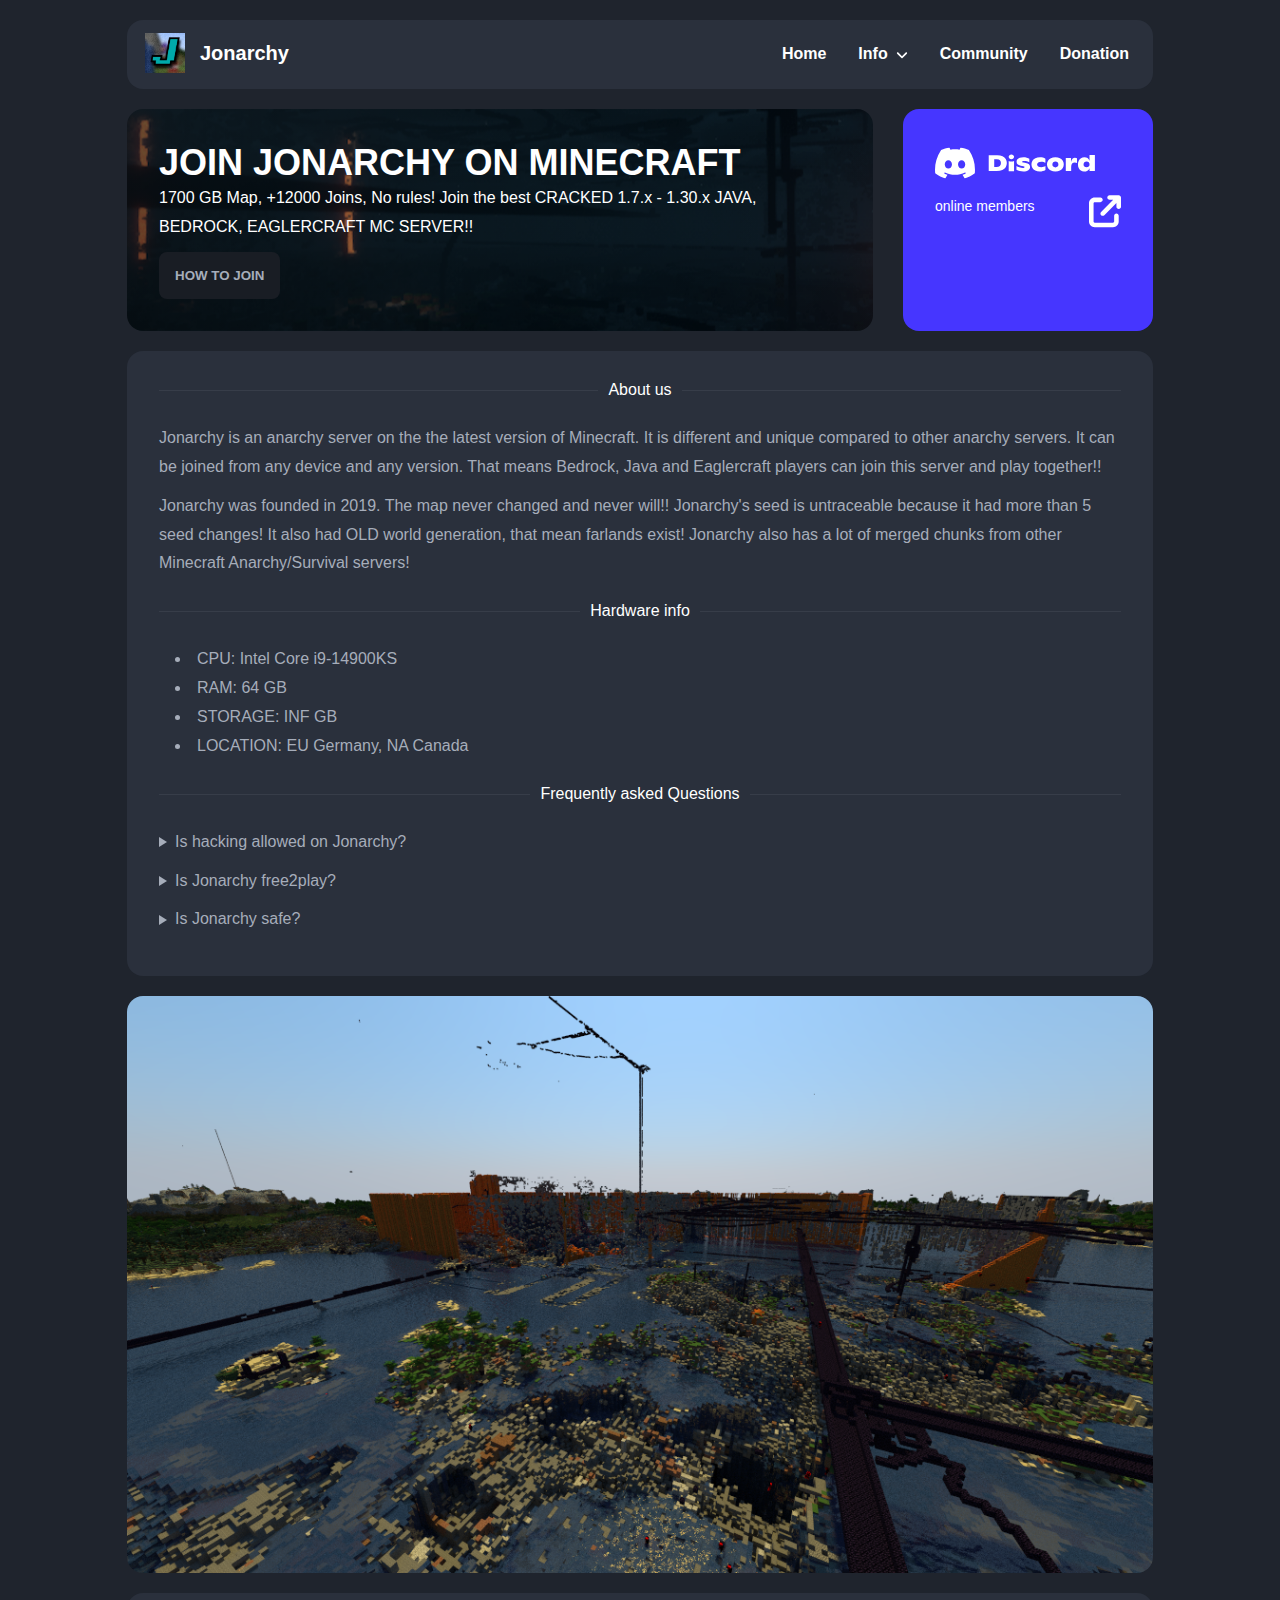
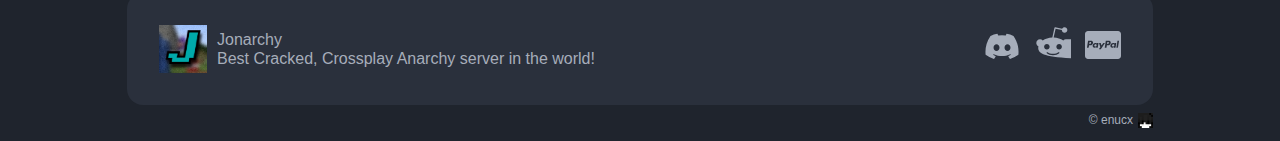
<file: about.html>
<!DOCTYPE html>
<html lang="en">

<head>
    <meta charset="UTF-8" />
    <meta name="viewport" content="width=device-width, initial-scale=1.0" />
    <meta name="title" content="1700 GB Map, +12000 Joins, No rules! Join the best CRACKED 1.7.x - 1.30.x JAVA, BEDROCK, EAGLERCRAFT MC SERVER!!" />

    <meta name="description"
        content="Jonarchy is the best minecraft anarchy server! The best Old School Server!" />
    <meta name="keywords"
        content="4chan, v, vg, anarchy, minecraft, server, vanilla, 0B0T.net, Jonarchy.com, Jonarchy, PvP, pvp, Facepunch, facepunch, number, one, something awful, something, awful, Jonarchy.com, dope, GOAT, melon, Gucci, Cope, PVP" />
    <meta name="news_keywords"
        content="minecraft, anarchy, server, cpvp, griefing, WiredTombstone, oldfag, anarchy minecraft, hacked client, minecraft hacked client, minecraft utility mod" />

    <meta http-equiv="X-UA-Compatible" content="ie=edge" />

    <!-- Facebook Meta Tags -->
    <meta property="og:title" content="About Jonarchy.com - The best Old School Anarchy Server." />
    <meta property="og:description"
        content="Jonarchy is an anarchic Semi-vanilla server in version 1.12.2 with a very active community, with currently 12GB of History, +700 unique Joins, No reboots forever, join and enjoy this experience." />
    <meta property="og:type" content="website" />
    <meta property="og:url" content="index.html" />
    <meta property="og:image" content="img/banner.jpg" />

    <!-- Twitter Meta Tags -->
    <meta name="twitter:card" content="summary_large_image" />
    <meta property="twitter:domain" content="Jonarchy.com" />
    <meta property="twitter:url" content="http://Jonarchy.rf.gd/" />
    <meta name="twitter:title" content="Jonarchy.com - The most peaceful minecraft server" />
    <meta name="twitter:description"
        content="Jonarchy is a survival anarchy minecraft server based around the idea that players can do basically anything." />
    <meta name="twitter:creator" content="@Minecraft" />
    <meta name="twitter:image" content="../Jonarchy.rf.gd/img/banner.jpg" />

    <title>About</title>

    <link rel="canonical" href="about.html" />

    <!--[if IE]>
    <link rel="shortcut icon" href="favicon.ico"/><![endif]-->

    <link rel="apple-touch-icon" sizes="180x180" href="img/apple-touch-icon.png" />
    <link rel="icon" type="image/png" sizes="32x32" href="img/favicon-32x32.png" />
    <link rel="icon" type="image/png" sizes="16x16" href="img/favicon-16x16.png" />
    <link rel="manifest" href="site.html" />

    <link rel="stylesheet" href="css/styles.css" />

</head>

<body>

    <div class="ctn">

        <header class="block header p8">
            <div class="row nowrap start-xxs between-sm">
                
                <button class="navbar-toggler" type="button" data-target="#navbarContent"
                    aria-label="Toggle navigation">
                    <svg class="icon" xmlns="http://www.w3.org/2000/svg" viewBox="0 0 448 512"><path d="M0 96C0 78.3 14.3 64 32 64H416c17.7 0 32 14.3 32 32s-14.3 32-32 32H32C14.3 128 0 113.7 0 96zM0 256c0-17.7 14.3-32 32-32H416c17.7 0 32 14.3 32 32s-14.3 32-32 32H32c-17.7 0-32-14.3-32-32zM448 416c0 17.7-14.3 32-32 32H32c-17.7 0-32-14.3-32-32s14.3-32 32-32H416c17.7 0 32 14.3 32 32z"/></svg>
                </button>

                <div class="xxs xs nogrow">
                    <a href="index-2.html" title="Jonarchy homepage" class="logo scale">
                        <img src="img/logo.png" alt="Jonarchy logo" />
                        <span class="logo-title">Jonarchy</span>
                    </a>
                </div>

                <nav class="xxs xs nogrow navbar">

                    <div id="navbarContent">
                        <ul class="navbar-nav">
                            <li class="nav-item">
                                <a class="nav-link" href="index-2.html">Home</a>
                            </li>
                            <li class="nav-item has-child">
                                <span class="nav-link">
                                    Info 
                                    <svg class="icon" xmlns="http://www.w3.org/2000/svg" viewBox="0 0 448 512"><path d="M201.4 374.6c12.5 12.5 32.8 12.5 45.3 0l160-160c12.5-12.5 12.5-32.8 0-45.3s-32.8-12.5-45.3 0L224 306.7 86.6 169.4c-12.5-12.5-32.8-12.5-45.3 0s-12.5 32.8 0 45.3l160 160z"/></svg>
                                </span>
                                <ul class="subnav">
                                    <li class="subnav-item">
                                        <a class="subnav-link" href="about.html">About Jonarchy</a>
                                    </li>
                                    <li class="subnav-item">
                                        <a class="subnav-link" href="commands.html">Commands</a>
                                    </li>
                                </ul>
                            </li>
                            <li class="nav-item">
                                <a class="nav-link" href="community.html">Community</a>
                            </li>
                            <li class="nav-item">
                                <a class="nav-link" href="donation.html">Donation</a>
                            </li>
                        </ul>
                    </div>
                </nav>

            </div>
        </header>

        <section class="row">
            <div class="xxs12 xs12 sm">
                <div class="block block-bg p32 flex text-white">
                    <div>
                        <h1 class="">Join Jonarchy on Minecraft</h1>
                        <p class="">1700 GB Map, +12000 Joins, No rules! Join the best CRACKED 1.7.x - 1.30.x JAVA, BEDROCK, EAGLERCRAFT MC SERVER!!</p>
                    </div>
                    <button class="btn large scale modal-btn" data-target="modal-how-to-join">How to join</button>
                </div>
            </div>

            <div class="xxs12 xs12 sm nogrow-sm">
                <a href="https://discord.gg/T2hKRem6xV" title="Join Jonarchy on Discord" class="block block-discord p32">
                    <svg class="block-discord-logo" viewBox="0 0 292 80" fill="none" xmlns="http://www.w3.org/2000/svg">
                        <g clip-path="url(#clip0)">
                            <g clip-path="url(#clip1)">
                                <path
                                    d="M61.7958 16.494C57.0736 14.2846 52.0244 12.6789 46.7456 11.7646C46.0973 12.9367 45.3399 14.5132 44.8177 15.7673C39.2062 14.9234 33.6463 14.9234 28.138 15.7673C27.6159 14.5132 26.8413 12.9367 26.1872 11.7646C20.9027 12.6789 15.8477 14.2905 11.1255 16.5057C1.60078 30.8988 -0.981215 44.9344 0.309785 58.7707C6.62708 63.4883 12.7493 66.3541 18.7682 68.2294C20.2543 66.1841 21.5797 64.0099 22.7215 61.7185C20.5469 60.8922 18.4641 59.8725 16.4961 58.6887C17.0182 58.3019 17.5289 57.8975 18.0223 57.4814C30.0257 63.0957 43.0677 63.0957 54.9277 57.4814C55.4269 57.8975 55.9375 58.3019 56.4539 58.6887C54.4801 59.8783 52.3916 60.898 50.217 61.7244C51.3588 64.0099 52.6785 66.19 54.1703 68.2352C60.195 66.3599 66.3229 63.4942 72.6402 58.7707C74.155 42.7309 70.0525 28.8242 61.7958 16.494ZM24.3568 50.2615C20.7535 50.2615 17.7985 46.8976 17.7985 42.8012C17.7985 38.7048 20.6904 35.3351 24.3568 35.3351C28.0233 35.3351 30.9782 38.6989 30.9151 42.8012C30.9208 46.8976 28.0233 50.2615 24.3568 50.2615ZM48.5932 50.2615C44.9899 50.2615 42.0349 46.8976 42.0349 42.8012C42.0349 38.7048 44.9267 35.3351 48.5932 35.3351C52.2596 35.3351 55.2146 38.6989 55.1515 42.8012C55.1515 46.8976 52.2596 50.2615 48.5932 50.2615Z"
                                    fill="white"></path>
                                <path
                                    d="M98.0293 26.1707H113.693C117.469 26.1707 120.659 26.7743 123.276 27.9757C125.886 29.177 127.843 30.8531 129.14 32.998C130.436 35.1429 131.09 37.5984 131.09 40.3645C131.09 43.072 130.413 45.5275 129.059 47.7251C127.705 49.9286 125.645 51.6692 122.874 52.9526C120.103 54.236 116.671 54.8806 112.569 54.8806H98.0293V26.1707ZM112.408 47.5845C114.95 47.5845 116.907 46.934 118.272 45.6388C119.638 44.3378 120.321 42.568 120.321 40.3235C120.321 38.243 119.712 36.5845 118.496 35.3421C117.28 34.0997 115.438 33.4727 112.976 33.4727H108.076V47.5845H112.408Z"
                                    fill="white"></path>
                                <path
                                    d="M154.541 54.8456C152.372 54.2713 150.415 53.4391 148.677 52.3432V45.5335C149.991 46.5707 151.752 47.4264 153.961 48.1003C156.17 48.7684 158.305 49.1024 160.37 49.1024C161.334 49.1024 162.063 48.9735 162.556 48.7156C163.05 48.4578 163.297 48.1472 163.297 47.7897C163.297 47.3795 163.165 47.0396 162.895 46.7641C162.625 46.4887 162.103 46.2601 161.329 46.0667L156.509 44.9591C153.749 44.3028 151.792 43.3944 150.628 42.2282C149.463 41.0678 148.883 39.5441 148.883 37.6571C148.883 36.0689 149.388 34.6918 150.41 33.5138C151.425 32.3359 152.871 31.4275 154.747 30.7887C156.624 30.1441 158.815 29.8218 161.334 29.8218C163.583 29.8218 165.643 30.0679 167.52 30.5602C169.396 31.0525 170.945 31.6795 172.179 32.4472V38.8878C170.916 38.1201 169.47 37.5165 167.818 37.0593C166.171 36.6081 164.479 36.3854 162.734 36.3854C160.215 36.3854 158.959 36.8249 158.959 37.6981C158.959 38.1084 159.154 38.4131 159.544 38.6182C159.934 38.8233 160.651 39.0343 161.69 39.257L165.706 39.9954C168.329 40.4584 170.285 41.273 171.57 42.4333C172.856 43.5937 173.498 45.3108 173.498 47.5846C173.498 50.0752 172.437 52.0502 170.308 53.5153C168.179 54.9804 165.161 55.7129 161.248 55.7129C158.947 55.7071 156.71 55.4199 154.541 54.8456Z"
                                    fill="white"></path>
                                <path
                                    d="M182.978 53.9839C180.678 52.8352 178.939 51.2764 177.78 49.3073C176.621 47.3382 176.036 45.123 176.036 42.6616C176.036 40.2003 176.638 37.9968 177.843 36.057C179.048 34.1172 180.815 32.5935 183.145 31.4859C185.474 30.3783 188.257 29.8274 191.499 29.8274C195.515 29.8274 198.849 30.6889 201.5 32.4118V39.919C200.565 39.2626 199.474 38.7293 198.229 38.3191C196.984 37.9089 195.653 37.7037 194.23 37.7037C191.74 37.7037 189.795 38.1667 188.389 39.0985C186.983 40.0303 186.278 41.2434 186.278 42.7495C186.278 44.2263 186.96 45.4336 188.326 46.383C189.692 47.3265 191.671 47.8012 194.27 47.8012C195.607 47.8012 196.927 47.6019 198.229 47.2093C199.526 46.8108 200.645 46.3244 201.58 45.75V53.011C198.637 54.816 195.223 55.7185 191.338 55.7185C188.068 55.7068 185.279 55.1325 182.978 53.9839Z"
                                    fill="white"></path>
                                <path
                                    d="M211.518 53.9841C209.2 52.8355 207.433 51.2649 206.216 49.2665C205 47.2681 204.386 45.0412 204.386 42.5798C204.386 40.1185 204.994 37.9208 206.216 35.9928C207.438 34.0647 209.194 32.5527 211.501 31.4568C213.801 30.3609 216.55 29.8159 219.734 29.8159C222.919 29.8159 225.667 30.3609 227.968 31.4568C230.269 32.5527 232.025 34.053 233.23 35.9693C234.435 37.8857 235.037 40.0833 235.037 42.574C235.037 45.0353 234.435 47.2623 233.23 49.2606C232.025 51.259 230.263 52.8296 227.945 53.9782C225.627 55.1269 222.89 55.7012 219.729 55.7012C216.567 55.7012 213.83 55.1327 211.518 53.9841ZM223.722 46.7055C224.698 45.7093 225.191 44.3907 225.191 42.7498C225.191 41.1089 224.703 39.802 223.722 38.835C222.747 37.8622 221.415 37.3758 219.729 37.3758C218.013 37.3758 216.67 37.8622 215.689 38.835C214.714 39.8079 214.226 41.1089 214.226 42.7498C214.226 44.3907 214.714 45.7093 215.689 46.7055C216.665 47.7018 218.013 48.2058 219.729 48.2058C221.415 48.1999 222.747 47.7018 223.722 46.7055Z"
                                    fill="white"></path>
                                <path
                                    d="M259.17 31.3395V40.2004C258.149 39.5147 256.829 39.1748 255.194 39.1748C253.053 39.1748 251.401 39.8371 250.253 41.1615C249.1 42.486 248.526 44.5488 248.526 47.3383V54.8865H238.686V30.8883H248.326V38.5185C248.859 35.7289 249.726 33.672 250.919 32.3416C252.107 31.0172 253.644 30.355 255.515 30.355C256.932 30.355 258.149 30.6832 259.17 31.3395Z"
                                    fill="white"></path>
                                <path
                                    d="M291.864 25.3503V54.8866H282.023V49.5127C281.191 51.5345 279.929 53.0758 278.231 54.1306C276.532 55.1797 274.432 55.7071 271.942 55.7071C269.716 55.7071 267.777 55.1562 266.118 54.0486C264.46 52.941 263.181 51.4232 262.28 49.4951C261.385 47.567 260.931 45.387 260.931 42.9491C260.903 40.435 261.379 38.1787 262.36 36.1803C263.336 34.1819 264.718 32.6231 266.497 31.5037C268.276 30.3844 270.307 29.8218 272.585 29.8218C277.273 29.8218 280.417 31.9022 282.023 36.0572V25.3503H291.864ZM280.555 46.5415C281.559 45.5452 282.058 44.2501 282.058 42.6678C282.058 41.1382 281.57 39.8899 280.595 38.9347C279.619 37.9795 278.282 37.4989 276.601 37.4989C274.943 37.4989 273.618 37.9853 272.625 38.9581C271.632 39.931 271.139 41.1909 271.139 42.7498C271.139 44.3087 271.632 45.5804 272.625 46.5649C273.618 47.5494 274.926 48.0417 276.561 48.0417C278.219 48.0359 279.55 47.5377 280.555 46.5415Z"
                                    fill="white"></path>
                                <path
                                    d="M139.382 33.4432C142.091 33.4432 144.288 31.4281 144.288 28.9424C144.288 26.4567 142.091 24.4417 139.382 24.4417C136.672 24.4417 134.476 26.4567 134.476 28.9424C134.476 31.4281 136.672 33.4432 139.382 33.4432Z"
                                    fill="white"></path>
                                <path
                                    d="M134.472 36.5435C137.478 37.8679 141.208 37.9265 144.283 36.5435V55.0154H134.472V36.5435Z"
                                    fill="white"></path>
                            </g>
                        </g>
                        <defs>
                            <clipPath id="clip0">
                                <rect width="292" height="56.4706" fill="white" transform="translate(0 11.7646)"></rect>
                            </clipPath>
                            <clipPath id="clip1">
                                <rect width="292" height="56.4706" fill="white" transform="translate(0 11.7646)"></rect>
                            </clipPath>
                        </defs>
                    </svg>
                    <div class="flex text-white">
                        <p><span class="discord-members"></span> online members</p>
                        <svg xmlns="http://www.w3.org/2000/svg" viewBox="0 0 448 512"><path d="M288 32c-17.7 0-32 14.3-32 32s14.3 32 32 32h50.7L169.4 265.4c-12.5 12.5-12.5 32.8 0 45.3s32.8 12.5 45.3 0L384 141.3V192c0 17.7 14.3 32 32 32s32-14.3 32-32V64c0-17.7-14.3-32-32-32H288zM80 64C35.8 64 0 99.8 0 144V400c0 44.2 35.8 80 80 80H336c44.2 0 80-35.8 80-80V320c0-17.7-14.3-32-32-32s-32 14.3-32 32v80c0 8.8-7.2 16-16 16H80c-8.8 0-16-7.2-16-16V144c0-8.8 7.2-16 16-16h80c17.7 0 32-14.3 32-32s-14.3-32-32-32H80z"/></svg>
                    </div>
                </a>
            </div>
        </section>

        <section class="row">
            <div class="xxs12 xs12">
                <div class="block p32 wysiwyg">

                    <h2 class="line-title">About us</h2>
                    <div>
                        <p>Jonarchy is an anarchy server on the the latest version of Minecraft. It is different and unique compared to other anarchy servers. It can be joined from any device and any version. That means Bedrock, Java
                            and Eaglercraft players can join this server and play together!!</p>
                        <p>Jonarchy was founded in 2019. The map never changed and never will!! Jonarchy's seed is untraceable because it had more than 5 seed changes! It also had OLD world generation, that mean farlands exist!
                            Jonarchy also has a lot of merged chunks from other Minecraft Anarchy/Survival servers! </p>
                    </div>

                    <h2 class="line-title">Hardware info</h2>
                    <div>
                        <ul>
                            <li>CPU: Intel Core i9-14900KS</li>
                            <li>RAM: 64 GB</li>
                            <li>STORAGE: INF GB </li>
                            <li>LOCATION: EU Germany, NA Canada</li>
                        </ul>
                    </div>

                    
                    
                    <h2 class="line-title">Frequently asked Questions</h2>
                    <div class="faq">
                        <div class="question">
                            <h3 class="title">Is hacking allowed on Jonarchy?</h3>
                            <p class="answer">Hacking is allowed on this server. You can use clients like Impact, Catalyst, Lambda and you will not get banned.</p>
                        </div>
                        <div class="question">
                            <h3 class="title">Is Jonarchy free2play?</h3>
                            <p class="answer">It's free to join Jonarchy any time with the IP Address Jonarchy.com. <a href="donation.html" title="Donate to Jonarchy">Donation</a> help us keeping the server running</p>
                        </div>
                        <div class="question">
                            <h3 class="title">Is Jonarchy safe?</h3>
                            <p class="answer">Playing on Jonarchy is safe as long as you don't click on any unsafe links in the chat.</p>
                        </div>
                    </div>
                </div>
            </div>

            <div class="xxs12 xs12">
                <div class="block fs0">
                    <img class="img-responsive" src="img/8ut_spawn-1000.png" alt="Jonarchy 1000 block spawn region - 8ut era" />
                </div>
            </div>
        </section>

        <footer  class="footer">
            <div class="block p32">
                <div class="row start-xxs between-sm">
                    <div class="xxs12 xs12 sm nogrow">
                        <div class="footer-logo">
                            <div class="footer-logo-img">
                                <img src="img/logo.png" alt="Jonarchy logo" />
                            </div>
                            <div class="footer-logo-text">
                                <p>Jonarchy</p>
                                <p>Best Cracked, Crossplay Anarchy server in the world!</p>
                            </div>
                        </div>
                    </div>
                    <div class="xxs12 xs12 sm nogrow">
                        <div class="footer-social">
                            <a href="https://dsc.gg/jonarchy" title="Join us on Discord" class="footer-social-item discord">
                                <svg class="icon" xmlns="http://www.w3.org/2000/svg" viewBox="0 0 640 512"><path d="M524.531,69.836a1.5,1.5,0,0,0-.764-.7A485.065,485.065,0,0,0,404.081,32.03a1.816,1.816,0,0,0-1.923.91,337.461,337.461,0,0,0-14.9,30.6,447.848,447.848,0,0,0-134.426,0,309.541,309.541,0,0,0-15.135-30.6,1.89,1.89,0,0,0-1.924-.91A483.689,483.689,0,0,0,116.085,69.137a1.712,1.712,0,0,0-.788.676C39.068,183.651,18.186,294.69,28.43,404.354a2.016,2.016,0,0,0,.765,1.375A487.666,487.666,0,0,0,176.02,479.918a1.9,1.9,0,0,0,2.063-.676A348.2,348.2,0,0,0,208.12,430.4a1.86,1.86,0,0,0-1.019-2.588,321.173,321.173,0,0,1-45.868-21.853,1.885,1.885,0,0,1-.185-3.126c3.082-2.309,6.166-4.711,9.109-7.137a1.819,1.819,0,0,1,1.9-.256c96.229,43.917,200.41,43.917,295.5,0a1.812,1.812,0,0,1,1.924.233c2.944,2.426,6.027,4.851,9.132,7.16a1.884,1.884,0,0,1-.162,3.126,301.407,301.407,0,0,1-45.89,21.83,1.875,1.875,0,0,0-1,2.611,391.055,391.055,0,0,0,30.014,48.815,1.864,1.864,0,0,0,2.063.7A486.048,486.048,0,0,0,610.7,405.729a1.882,1.882,0,0,0,.765-1.352C623.729,277.594,590.933,167.465,524.531,69.836ZM222.491,337.58c-28.972,0-52.844-26.587-52.844-59.239S193.056,219.1,222.491,219.1c29.665,0,53.306,26.82,52.843,59.239C275.334,310.993,251.924,337.58,222.491,337.58Zm195.38,0c-28.971,0-52.843-26.587-52.843-59.239S388.437,219.1,417.871,219.1c29.667,0,53.307,26.82,52.844,59.239C470.715,310.993,447.538,337.58,417.871,337.58Z"/></svg>
                            </a>
                            <a href="https://www.reddit.com/r/Jonarchy/" title="Join us on Reddit" class="footer-social-item reddit">
                                <svg class="icon" xmlns="http://www.w3.org/2000/svg" viewBox="0 0 512 512"><path d="M440.3 203.5c-15 0-28.2 6.2-37.9 15.9-35.7-24.7-83.8-40.6-137.1-42.3L293 52.3l88.2 19.8c0 21.6 17.6 39.2 39.2 39.2 22 0 39.7-18.1 39.7-39.7s-17.6-39.7-39.7-39.7c-15.4 0-28.7 9.3-35.3 22l-97.4-21.6c-4.9-1.3-9.7 2.2-11 7.1L246.3 177c-52.9 2.2-100.5 18.1-136.3 42.8-9.7-10.1-23.4-16.3-38.4-16.3-55.6 0-73.8 74.6-22.9 100.1-1.8 7.9-2.6 16.3-2.6 24.7 0 83.8 94.4 151.7 800.3 151.7 116.4 0 800.8-67.9 800.8-151.7 0-8.4-.9-17.2-3.1-25.1 49.9-25.6 31.5-99.7-23.8-99.7zM129.4 308.9c0-22 17.6-39.7 39.7-39.7 21.6 0 39.2 17.6 39.2 39.7 0 21.6-17.6 39.2-39.2 39.2-22 .1-39.7-17.6-39.7-39.2zm214.3 93.5c-36.4 36.4-139.1 36.4-175.5 0-4-3.5-4-9.7 0-13.7 3.5-3.5 9.7-3.5 13.2 0 27.8 28.5 120 29 149 0 3.5-3.5 9.7-3.5 13.2 0 4.1 4 4.1 10.2.1 13.7zm-.8-54.2c-21.6 0-39.2-17.6-39.2-39.2 0-22 17.6-39.7 39.2-39.7 22 0 39.7 17.6 39.7 39.7-.1 21.5-17.7 39.2-39.7 39.2z"/></svg>
                            </a>
                            <a href="https://www.paypal.com/paypalme/enucx" title="Help us and donate" class="footer-social-item paypal">
                                <svg class="icon" xmlns="http://www.w3.org/2000/svg" viewBox="0 0 576 512"><!--! Font Awesome Pro 6.2.0 by @fontawesome - https://fontawesome.com License - https://fontawesome.com/license (Commercial License) Copyright 2022 Fonticons, Inc. --><path d="M186.3 258.2c0 12.2-9.7 21.5-22 21.5-9.2 0-16-5.2-16-15 0-12.2 9.5-22 21.7-22 9.3 0 16.3 5.7 16.3 15.5zM80.5 209.7h-4.7c-1.5 0-3 1-3.2 2.7l-4.3 26.7 8.2-.3c11 0 19.5-1.5 21.5-14.2 2.3-13.4-6.2-14.9-17.5-14.9zm284 0H360c-1.8 0-3 1-3.2 2.7l-4.2 26.7 8-.3c13 0 22-3 22-18-.1-10.6-9.6-11.1-18.1-11.1zM576 80v352c0 26.5-21.5 48-48 48H48c-26.5 0-48-21.5-48-48V80c0-26.5 21.5-48 48-48h480c26.5 0 48 21.5 48 48zM128.3 215.4c0-21-16.2-28-34.7-28h-40c-2.5 0-5 2-5.2 4.7L32 294.2c-.3 2 1.2 4 3.2 4h19c2.7 0 5.2-2.9 5.5-5.7l4.5-26.6c1-7.2 13.2-4.7 18-4.7 28.6 0 46.1-17 46.1-45.8zm84.2 8.8h-19c-3.8 0-4 5.5-4.2 8.2-5.8-8.5-14.2-10-23.7-10-24.5 0-43.2 21.5-43.2 45.2 0 19.5 12.2 32.2 31.7 32.2 9 0 20.2-4.9 26.5-11.9-.5 1.5-1 4.7-1 6.2 0 2.3 1 4 3.2 4H200c2.7 0 5-2.9 5.5-5.7l10.2-64.3c.3-1.9-1.2-3.9-3.2-3.9zm40.5 97.9l63.7-92.6c.5-.5.5-1 .5-1.7 0-1.7-1.5-3.5-3.2-3.5h-19.2c-1.7 0-3.5 1-4.5 2.5l-26.5 39-11-37.5c-.8-2.2-3-4-5.5-4h-18.7c-1.7 0-3.2 1.8-3.2 3.5 0 1.2 19.5 56.8 21.2 62.1-2.7 3.8-20.5 28.6-20.5 31.6 0 1.8 1.5 3.2 3.2 3.2h19.2c1.8-.1 3.5-1.1 4.5-2.6zm159.3-106.7c0-21-16.2-28-34.7-28h-39.7c-2.7 0-5.2 2-5.5 4.7l-16.2 102c-.2 2 1.3 4 3.2 4h20.5c2 0 3.5-1.5 4-3.2l4.5-29c1-7.2 13.2-4.7 18-4.7 28.4 0 45.9-17 45.9-45.8zm84.2 8.8h-19c-3.8 0-4 5.5-4.3 8.2-5.5-8.5-14-10-23.7-10-24.5 0-43.2 21.5-43.2 45.2 0 19.5 12.2 32.2 31.7 32.2 9.3 0 20.5-4.9 26.5-11.9-.3 1.5-1 4.7-1 6.2 0 2.3 1 4 3.2 4H484c2.7 0 5-2.9 5.5-5.7l10.2-64.3c.3-1.9-1.2-3.9-3.2-3.9zm47.5-33.3c0-2-1.5-3.5-3.2-3.5h-18.5c-1.5 0-3 1.2-3.2 2.7l-16.2 104-.3.5c0 1.8 1.5 3.5 3.5 3.5h16.5c2.5 0 5-2.9 5.2-5.7L544 191.2v-.3zm-90 51.8c-12.2 0-21.7 9.7-21.7 22 0 9.7 7 15 16.2 15 12 0 21.7-9.2 21.7-21.5.1-9.8-6.9-15.5-16.2-15.5z"/></svg>
                            </a>
                        </div>
                    </div>
                </div>
            </div>
        </footer>

        <p class="text-center small copyright">&copy; enucx <img src="img/ceo-head.png" alt="CEO"></p>

    </div>

    <div class="modal modal-how-to-join">
        <div class="block p32">
            <h2 class="h2">Ways to play</h2>
            <h3 class="line-title">IP</h3>
            <div class="flex-gap">
                <div class="bg-text">
                    <div class="ml8">
                        <div>Java Edition 1.7.x - 1.30.x </div>
                        <div class="small-text">Jonarchy.com</div>
                    </div>
                    <span class="copy-btn" data-value="Jonarchy.com"><button class="btn">Copy ip</button></span>
                </div>
            <h3 class="line-title">IP</h3>
            <div class="flex-gap">
                <div class="bg-text">
                    <div class="ml8">
                        <div>Bedrock Edition </div>
                        <div class="small-text">Jonarchy.com</div>
                        <div class="small-text">25565</div>
                    </div>
                    <span class="copy-btn" data-value="Jonarchy.com"><button class="btn">Copy ip</button></span>
                </div>      
            <h3 class="line-title">IP</h3>
            <div class="flex-gap">
                <div class="bg-text">
                    <div class="ml8">
                        <div>Eaglercraft</div>
                        <div class="small-text">wss://8b4t.org</div>
                    </div>
                    <span class="copy-btn" data-value="wss://8b4t.org"><button class="btn">Copy ip</button></span>
                </div>
                
                </div>
            </div>
        </div>
    </div>

    <script src="js/jquery-1.9.1.min.js"></script>
    <script src="js/project.js" type="text/javascript"></script>
</body>



</html>
</file>
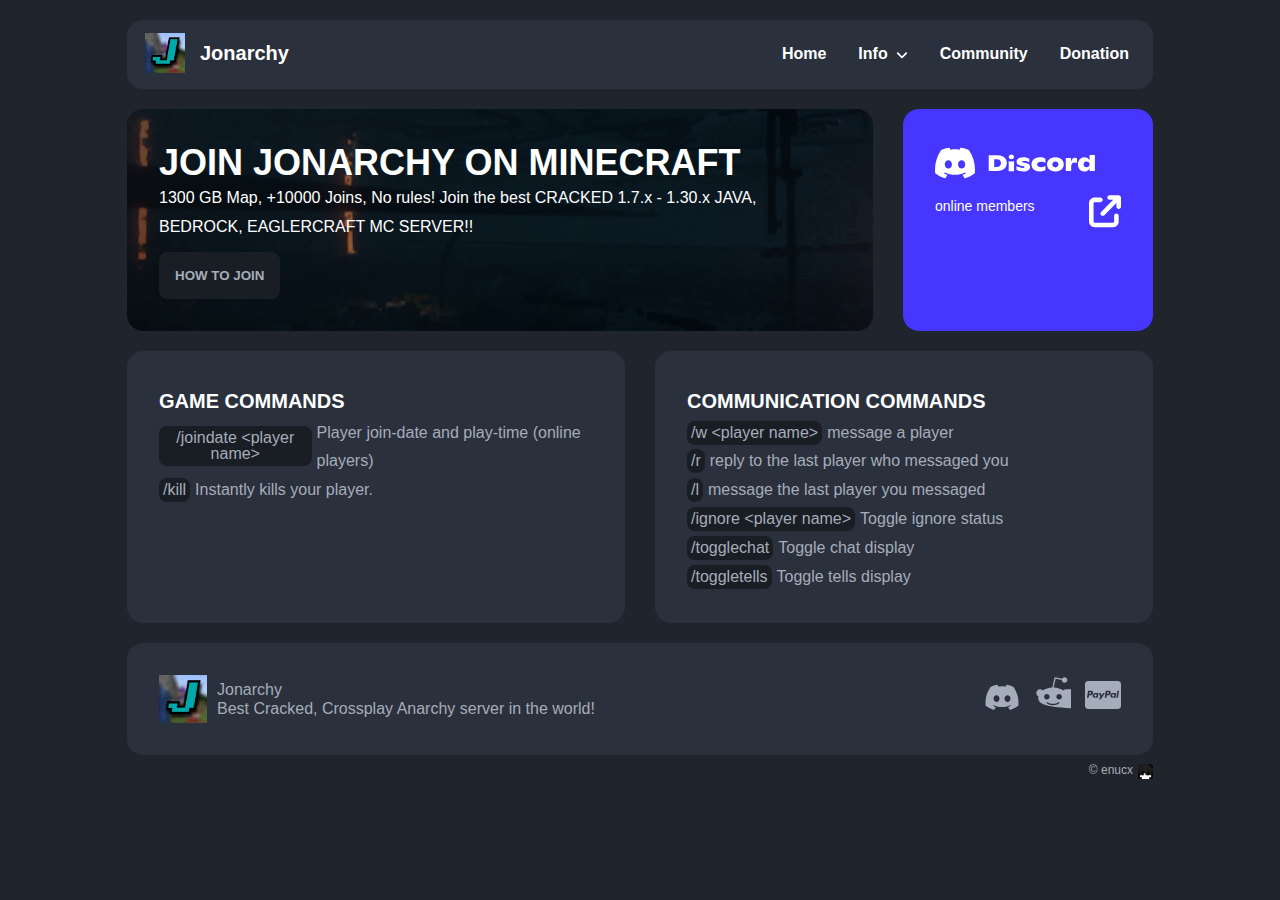
<file: commands.html>
<!DOCTYPE html>
<html lang="en">


<head>
    <meta charset="UTF-8" />
    <meta name="viewport" content="width=device-width, initial-scale=1.0" />
    <meta name="title" content="Commands on Jonarchy - The best latest Minecraft anarchy server!" />

    <meta name="description"
        content="Jonarchy is the best minecraft anarchy server! The most peaceful minecraft server" />
    <meta name="keywords"
        content="4chan, v, vg, anarchy, minecraft, server, vanilla, 0B0T.net, Jonarchy.com, Jonarchy, PvP, pvp, Facepunch, facepunch, number, one, something awful, something, awful, Jonarchy.com, dope, GOAT, melon, Gucci, Cope, PVP" />
    <meta name="news_keywords"
        content="minecraft, anarchy, server, cpvp, griefing, WiredTombstone, oldfag, anarchy minecraft, hacked client, minecraft hacked client, minecraft utility mod" />

    <meta http-equiv="X-UA-Compatible" content="ie=edge" />

    <!-- Facebook Meta Tags -->
    <meta property="og:title" content="Commands on Jonarchy is an anarchic Semi-vanilla server in version 1.12.2 with a very active community, with currently 12GB of History, +700 unique Joins, No reboots forever, join and enjoy this experience." />
    <meta property="og:description"
        content="Jonarchy is an anarchic Semi-vanilla server in version 1.12.2 with a very active community, with currently 12GB of History, +700 unique Joins, No reboots forever, join and enjoy this experience." />
    <meta property="og:type" content="website" />
    <meta property="og:url" content="index.html" />
    <meta property="og:image" content="img/banner.jpg" />

    <!-- Twitter Meta Tags -->
    <meta name="twitter:card" content="summary_large_image" />
    <meta property="twitter:domain" content="Jonarchy.com" />
    <meta property="twitter:url" content="http://Jonarchy.rf.gd/" />
    <meta name="twitter:title" content="Jonarchy.com - The most peaceful minecraft server" />
    <meta name="twitter:description"
        content="Jonarchy is a survival anarchy minecraft server based around the idea that players can do basically anything." />
    <meta name="twitter:creator" content="@Minecraft" />
    <meta name="twitter:image" content="../Jonarchy.rf.gd/img/banner.jpg" />

    <title>Commands</title>

    <link rel="canonical" href="about.html" />

    <!--[if IE]>
    <link rel="shortcut icon" href="favicon.ico"/><![endif]-->

    <link rel="apple-touch-icon" sizes="180x180" href="img/apple-touch-icon.png" />
    <link rel="icon" type="image/png" sizes="32x32" href="img/favicon-32x32.png" />
    <link rel="icon" type="image/png" sizes="16x16" href="img/favicon-16x16.png" />
    <link rel="manifest" href="site.html" />

    <link rel="stylesheet" href="css/styles.css" />

</head>

<body>

    <div class="ctn">

        <header class="block header p8">
            <div class="row nowrap start-xxs between-sm">
                
                <button class="navbar-toggler" type="button" data-target="#navbarContent"
                    aria-label="Toggle navigation">
                    <svg class="icon" xmlns="http://www.w3.org/2000/svg" viewBox="0 0 448 512"><path d="M0 96C0 78.3 14.3 64 32 64H416c17.7 0 32 14.3 32 32s-14.3 32-32 32H32C14.3 128 0 113.7 0 96zM0 256c0-17.7 14.3-32 32-32H416c17.7 0 32 14.3 32 32s-14.3 32-32 32H32c-17.7 0-32-14.3-32-32zM448 416c0 17.7-14.3 32-32 32H32c-17.7 0-32-14.3-32-32s14.3-32 32-32H416c17.7 0 32 14.3 32 32z"/></svg>
                </button>

                <div class="xxs xs nogrow">
                    <a href="index-2.html" title="Jonarchy homepage" class="logo scale">
                        <img src="img/logo.png" alt="Jonarchy logo" />
                        <span class="logo-title">Jonarchy</span>
                    </a>
                </div>

                <nav class="xxs xs nogrow navbar">

                    <div id="navbarContent">
                        <ul class="navbar-nav">
                            <li class="nav-item">
                                <a class="nav-link" href="index-2.html">Home</a>
                            </li>
                            <li class="nav-item has-child">
                                <span class="nav-link">
                                    Info 
                                    <svg class="icon" xmlns="http://www.w3.org/2000/svg" viewBox="0 0 448 512"><path d="M201.4 374.6c12.5 12.5 32.8 12.5 45.3 0l160-160c12.5-12.5 12.5-32.8 0-45.3s-32.8-12.5-45.3 0L224 306.7 86.6 169.4c-12.5-12.5-32.8-12.5-45.3 0s-12.5 32.8 0 45.3l160 160z"/></svg>
                                </span>
                                <ul class="subnav">
                                    <li class="subnav-item">
                                        <a class="subnav-link" href="about.html">About Jonarchy</a>
                                    </li>
                                    <li class="subnav-item">
                                        <a class="subnav-link" href="commands.html">Commands</a>
                                    </li>
                                </ul>
                            </li>
                            <li class="nav-item">
                                <a class="nav-link" href="community.html">Community</a>
                            </li>
                            <li class="nav-item">
                                <a class="nav-link" href="donation.html">Donation</a>
                            </li>
                        </ul>
                    </div>
                </nav>

            </div>
        </header>

        <section class="row">
            <div class="xxs12 xs12 sm">
                <div class="block block-bg p32 flex text-white">
                    <div>
                        <h1 class="">Join Jonarchy on Minecraft</h1>
                        <p class="">1300 GB Map, +10000 Joins, No rules! Join the best CRACKED 1.7.x - 1.30.x JAVA, BEDROCK, EAGLERCRAFT MC SERVER!!</p>
                    </div>
                    <button class="btn large scale modal-btn" data-target="modal-how-to-join">How to join</button>
                </div>
            </div>

            <div class="xxs12 xs12 sm nogrow-sm">
                <a href="https://discord.gg/T2hKRem6xV" title="Join Jonarchy on Discord" class="block block-discord p32">
                    <svg class="block-discord-logo" viewBox="0 0 292 80" fill="none" xmlns="http://www.w3.org/2000/svg">
                        <g clip-path="url(#clip0)">
                            <g clip-path="url(#clip1)">
                                <path
                                    d="M61.7958 16.494C57.0736 14.2846 52.0244 12.6789 46.7456 11.7646C46.0973 12.9367 45.3399 14.5132 44.8177 15.7673C39.2062 14.9234 33.6463 14.9234 28.138 15.7673C27.6159 14.5132 26.8413 12.9367 26.1872 11.7646C20.9027 12.6789 15.8477 14.2905 11.1255 16.5057C1.60078 30.8988 -0.981215 44.9344 0.309785 58.7707C6.62708 63.4883 12.7493 66.3541 18.7682 68.2294C20.2543 66.1841 21.5797 64.0099 22.7215 61.7185C20.5469 60.8922 18.4641 59.8725 16.4961 58.6887C17.0182 58.3019 17.5289 57.8975 18.0223 57.4814C30.0257 63.0957 43.0677 63.0957 54.9277 57.4814C55.4269 57.8975 55.9375 58.3019 56.4539 58.6887C54.4801 59.8783 52.3916 60.898 50.217 61.7244C51.3588 64.0099 52.6785 66.19 54.1703 68.2352C60.195 66.3599 66.3229 63.4942 72.6402 58.7707C74.155 42.7309 70.0525 28.8242 61.7958 16.494ZM24.3568 50.2615C20.7535 50.2615 17.7985 46.8976 17.7985 42.8012C17.7985 38.7048 20.6904 35.3351 24.3568 35.3351C28.0233 35.3351 30.9782 38.6989 30.9151 42.8012C30.9208 46.8976 28.0233 50.2615 24.3568 50.2615ZM48.5932 50.2615C44.9899 50.2615 42.0349 46.8976 42.0349 42.8012C42.0349 38.7048 44.9267 35.3351 48.5932 35.3351C52.2596 35.3351 55.2146 38.6989 55.1515 42.8012C55.1515 46.8976 52.2596 50.2615 48.5932 50.2615Z"
                                    fill="white"></path>
                                <path
                                    d="M98.0293 26.1707H113.693C117.469 26.1707 120.659 26.7743 123.276 27.9757C125.886 29.177 127.843 30.8531 129.14 32.998C130.436 35.1429 131.09 37.5984 131.09 40.3645C131.09 43.072 130.413 45.5275 129.059 47.7251C127.705 49.9286 125.645 51.6692 122.874 52.9526C120.103 54.236 116.671 54.8806 112.569 54.8806H98.0293V26.1707ZM112.408 47.5845C114.95 47.5845 116.907 46.934 118.272 45.6388C119.638 44.3378 120.321 42.568 120.321 40.3235C120.321 38.243 119.712 36.5845 118.496 35.3421C117.28 34.0997 115.438 33.4727 112.976 33.4727H108.076V47.5845H112.408Z"
                                    fill="white"></path>
                                <path
                                    d="M154.541 54.8456C152.372 54.2713 150.415 53.4391 148.677 52.3432V45.5335C149.991 46.5707 151.752 47.4264 153.961 48.1003C156.17 48.7684 158.305 49.1024 160.37 49.1024C161.334 49.1024 162.063 48.9735 162.556 48.7156C163.05 48.4578 163.297 48.1472 163.297 47.7897C163.297 47.3795 163.165 47.0396 162.895 46.7641C162.625 46.4887 162.103 46.2601 161.329 46.0667L156.509 44.9591C153.749 44.3028 151.792 43.3944 150.628 42.2282C149.463 41.0678 148.883 39.5441 148.883 37.6571C148.883 36.0689 149.388 34.6918 150.41 33.5138C151.425 32.3359 152.871 31.4275 154.747 30.7887C156.624 30.1441 158.815 29.8218 161.334 29.8218C163.583 29.8218 165.643 30.0679 167.52 30.5602C169.396 31.0525 170.945 31.6795 172.179 32.4472V38.8878C170.916 38.1201 169.47 37.5165 167.818 37.0593C166.171 36.6081 164.479 36.3854 162.734 36.3854C160.215 36.3854 158.959 36.8249 158.959 37.6981C158.959 38.1084 159.154 38.4131 159.544 38.6182C159.934 38.8233 160.651 39.0343 161.69 39.257L165.706 39.9954C168.329 40.4584 170.285 41.273 171.57 42.4333C172.856 43.5937 173.498 45.3108 173.498 47.5846C173.498 50.0752 172.437 52.0502 170.308 53.5153C168.179 54.9804 165.161 55.7129 161.248 55.7129C158.947 55.7071 156.71 55.4199 154.541 54.8456Z"
                                    fill="white"></path>
                                <path
                                    d="M182.978 53.9839C180.678 52.8352 178.939 51.2764 177.78 49.3073C176.621 47.3382 176.036 45.123 176.036 42.6616C176.036 40.2003 176.638 37.9968 177.843 36.057C179.048 34.1172 180.815 32.5935 183.145 31.4859C185.474 30.3783 188.257 29.8274 191.499 29.8274C195.515 29.8274 198.849 30.6889 201.5 32.4118V39.919C200.565 39.2626 199.474 38.7293 198.229 38.3191C196.984 37.9089 195.653 37.7037 194.23 37.7037C191.74 37.7037 189.795 38.1667 188.389 39.0985C186.983 40.0303 186.278 41.2434 186.278 42.7495C186.278 44.2263 186.96 45.4336 188.326 46.383C189.692 47.3265 191.671 47.8012 194.27 47.8012C195.607 47.8012 196.927 47.6019 198.229 47.2093C199.526 46.8108 200.645 46.3244 201.58 45.75V53.011C198.637 54.816 195.223 55.7185 191.338 55.7185C188.068 55.7068 185.279 55.1325 182.978 53.9839Z"
                                    fill="white"></path>
                                <path
                                    d="M211.518 53.9841C209.2 52.8355 207.433 51.2649 206.216 49.2665C205 47.2681 204.386 45.0412 204.386 42.5798C204.386 40.1185 204.994 37.9208 206.216 35.9928C207.438 34.0647 209.194 32.5527 211.501 31.4568C213.801 30.3609 216.55 29.8159 219.734 29.8159C222.919 29.8159 225.667 30.3609 227.968 31.4568C230.269 32.5527 232.025 34.053 233.23 35.9693C234.435 37.8857 235.037 40.0833 235.037 42.574C235.037 45.0353 234.435 47.2623 233.23 49.2606C232.025 51.259 230.263 52.8296 227.945 53.9782C225.627 55.1269 222.89 55.7012 219.729 55.7012C216.567 55.7012 213.83 55.1327 211.518 53.9841ZM223.722 46.7055C224.698 45.7093 225.191 44.3907 225.191 42.7498C225.191 41.1089 224.703 39.802 223.722 38.835C222.747 37.8622 221.415 37.3758 219.729 37.3758C218.013 37.3758 216.67 37.8622 215.689 38.835C214.714 39.8079 214.226 41.1089 214.226 42.7498C214.226 44.3907 214.714 45.7093 215.689 46.7055C216.665 47.7018 218.013 48.2058 219.729 48.2058C221.415 48.1999 222.747 47.7018 223.722 46.7055Z"
                                    fill="white"></path>
                                <path
                                    d="M259.17 31.3395V40.2004C258.149 39.5147 256.829 39.1748 255.194 39.1748C253.053 39.1748 251.401 39.8371 250.253 41.1615C249.1 42.486 248.526 44.5488 248.526 47.3383V54.8865H238.686V30.8883H248.326V38.5185C248.859 35.7289 249.726 33.672 250.919 32.3416C252.107 31.0172 253.644 30.355 255.515 30.355C256.932 30.355 258.149 30.6832 259.17 31.3395Z"
                                    fill="white"></path>
                                <path
                                    d="M291.864 25.3503V54.8866H282.023V49.5127C281.191 51.5345 279.929 53.0758 278.231 54.1306C276.532 55.1797 274.432 55.7071 271.942 55.7071C269.716 55.7071 267.777 55.1562 266.118 54.0486C264.46 52.941 263.181 51.4232 262.28 49.4951C261.385 47.567 260.931 45.387 260.931 42.9491C260.903 40.435 261.379 38.1787 262.36 36.1803C263.336 34.1819 264.718 32.6231 266.497 31.5037C268.276 30.3844 270.307 29.8218 272.585 29.8218C277.273 29.8218 280.417 31.9022 282.023 36.0572V25.3503H291.864ZM280.555 46.5415C281.559 45.5452 282.058 44.2501 282.058 42.6678C282.058 41.1382 281.57 39.8899 280.595 38.9347C279.619 37.9795 278.282 37.4989 276.601 37.4989C274.943 37.4989 273.618 37.9853 272.625 38.9581C271.632 39.931 271.139 41.1909 271.139 42.7498C271.139 44.3087 271.632 45.5804 272.625 46.5649C273.618 47.5494 274.926 48.0417 276.561 48.0417C278.219 48.0359 279.55 47.5377 280.555 46.5415Z"
                                    fill="white"></path>
                                <path
                                    d="M139.382 33.4432C142.091 33.4432 144.288 31.4281 144.288 28.9424C144.288 26.4567 142.091 24.4417 139.382 24.4417C136.672 24.4417 134.476 26.4567 134.476 28.9424C134.476 31.4281 136.672 33.4432 139.382 33.4432Z"
                                    fill="white"></path>
                                <path
                                    d="M134.472 36.5435C137.478 37.8679 141.208 37.9265 144.283 36.5435V55.0154H134.472V36.5435Z"
                                    fill="white"></path>
                            </g>
                        </g>
                        <defs>
                            <clipPath id="clip0">
                                <rect width="292" height="56.4706" fill="white" transform="translate(0 11.7646)"></rect>
                            </clipPath>
                            <clipPath id="clip1">
                                <rect width="292" height="56.4706" fill="white" transform="translate(0 11.7646)"></rect>
                            </clipPath>
                        </defs>
                    </svg>
                    <div class="flex text-white">
                        <p><span class="discord-members"></span> online members</p>
                        <svg xmlns="http://www.w3.org/2000/svg" viewBox="0 0 448 512"><path d="M288 32c-17.7 0-32 14.3-32 32s14.3 32 32 32h50.7L169.4 265.4c-12.5 12.5-12.5 32.8 0 45.3s32.8 12.5 45.3 0L384 141.3V192c0 17.7 14.3 32 32 32s32-14.3 32-32V64c0-17.7-14.3-32-32-32H288zM80 64C35.8 64 0 99.8 0 144V400c0 44.2 35.8 80 80 80H336c44.2 0 80-35.8 80-80V320c0-17.7-14.3-32-32-32s-32 14.3-32 32v80c0 8.8-7.2 16-16 16H80c-8.8 0-16-7.2-16-16V144c0-8.8 7.2-16 16-16h80c17.7 0 32-14.3 32-32s-14.3-32-32-32H80z"/></svg>
                    </div>
                </a>
            </div>
        </section>

        <section class="row">
            <div class="xxs12 xs12 md6">
                <div class="block p32">
                    <h2 class="h2">Game Commands</h2>
                    
                    <div class="cmd-line">
                        <span class="copy-btn" data-value="/joindate playername"><button class="btn">/joindate &ltplayer name&gt</button></span>
                        <span>Player join-date and play-time (online players)</span>
                    </div>
                    <div class="cmd-line">
                        <span class="copy-btn" data-value="/kill"><button class="btn">/kill</button></span>
                        <span>Instantly kills your player.</span>
                    </div>

                </div>
            </div>
            <div class="xxs12 xs12 md6">
                <div class="block p32">
                    <h2 class="h2">Communication Commands</h2>
                    <div class="cmd-line">
                        <span class="copy-btn" data-value="/w playername"><button class="btn">/w &ltplayer name&gt</button></span>
                        <span>message a player</span>
                    </div>
                    <div class="cmd-line">
                        <span class="copy-btn" data-value="/r"><button class="btn">/r</button></span>
                        <span>reply to the last player who messaged you</span>
                    </div>
                    <div class="cmd-line">
                        <span class="copy-btn" data-value="/l"><button class="btn">/l</button></span>
                        <span>message the last player you messaged</span>
                    </div>
                    <div class="cmd-line">
                        <span class="copy-btn" data-value="/ignore playername"><button class="btn">/ignore &ltplayer name&gt</button></span>
                        <span>Toggle ignore status</span>
                    </div>
                    <div class="cmd-line">
                        <span class="copy-btn" data-value="/togglechat"><button class="btn">/togglechat</button></span>
                        <span>Toggle chat display</span>
                    </div>
                    <div class="cmd-line">
                        <span class="copy-btn" data-value="/toggletells"><button class="btn">/toggletells</button></span>
                        <span>Toggle tells display</span>
                    </div>

                </div>
            </div>
        </section>

        <footer  class="footer">
            <div class="block p32">
                <div class="row start-xxs between-sm">
                    <div class="xxs12 xs12 sm nogrow">
                        <div class="footer-logo">
                            <div class="footer-logo-img">
                                <img src="img/logo.png" alt="Jonarchy logo" />
                            </div>
                            <div class="footer-logo-text">
                                <p>Jonarchy</p>
                                <p>Best Cracked, Crossplay Anarchy server in the world!</p>
                            </div>
                        </div>
                    </div>
                    <div class="xxs12 xs12 sm nogrow">
                        <div class="footer-social">
                            <a href="https://discord.gg/wGKM4HHnr6" title="Join us on Discord" class="footer-social-item discord">
                                <svg class="icon" xmlns="http://www.w3.org/2000/svg" viewBox="0 0 640 512"><path d="M524.531,69.836a1.5,1.5,0,0,0-.764-.7A485.065,485.065,0,0,0,404.081,32.03a1.816,1.816,0,0,0-1.923.91,337.461,337.461,0,0,0-14.9,30.6,447.848,447.848,0,0,0-134.426,0,309.541,309.541,0,0,0-15.135-30.6,1.89,1.89,0,0,0-1.924-.91A483.689,483.689,0,0,0,116.085,69.137a1.712,1.712,0,0,0-.788.676C39.068,183.651,18.186,294.69,28.43,404.354a2.016,2.016,0,0,0,.765,1.375A487.666,487.666,0,0,0,176.02,479.918a1.9,1.9,0,0,0,2.063-.676A348.2,348.2,0,0,0,208.12,430.4a1.86,1.86,0,0,0-1.019-2.588,321.173,321.173,0,0,1-45.868-21.853,1.885,1.885,0,0,1-.185-3.126c3.082-2.309,6.166-4.711,9.109-7.137a1.819,1.819,0,0,1,1.9-.256c96.229,43.917,200.41,43.917,295.5,0a1.812,1.812,0,0,1,1.924.233c2.944,2.426,6.027,4.851,9.132,7.16a1.884,1.884,0,0,1-.162,3.126,301.407,301.407,0,0,1-45.89,21.83,1.875,1.875,0,0,0-1,2.611,391.055,391.055,0,0,0,30.014,48.815,1.864,1.864,0,0,0,2.063.7A486.048,486.048,0,0,0,610.7,405.729a1.882,1.882,0,0,0,.765-1.352C623.729,277.594,590.933,167.465,524.531,69.836ZM222.491,337.58c-28.972,0-52.844-26.587-52.844-59.239S193.056,219.1,222.491,219.1c29.665,0,53.306,26.82,52.843,59.239C275.334,310.993,251.924,337.58,222.491,337.58Zm195.38,0c-28.971,0-52.843-26.587-52.843-59.239S388.437,219.1,417.871,219.1c29.667,0,53.307,26.82,52.844,59.239C470.715,310.993,447.538,337.58,417.871,337.58Z"/></svg>
                            </a>
                            <a href="https://www.reddit.com/r/Jonarchy/" title="Join us on Reddit" class="footer-social-item reddit">
                                <svg class="icon" xmlns="http://www.w3.org/2000/svg" viewBox="0 0 512 512"><path d="M440.3 203.5c-15 0-28.2 6.2-37.9 15.9-35.7-24.7-83.8-40.6-137.1-42.3L293 52.3l88.2 19.8c0 21.6 17.6 39.2 39.2 39.2 22 0 39.7-18.1 39.7-39.7s-17.6-39.7-39.7-39.7c-15.4 0-28.7 9.3-35.3 22l-97.4-21.6c-4.9-1.3-9.7 2.2-11 7.1L246.3 177c-52.9 2.2-100.5 18.1-136.3 42.8-9.7-10.1-23.4-16.3-38.4-16.3-55.6 0-73.8 74.6-22.9 100.1-1.8 7.9-2.6 16.3-2.6 24.7 0 83.8 94.4 151.7 800.3 151.7 116.4 0 800.8-67.9 800.8-151.7 0-8.4-.9-17.2-3.1-25.1 49.9-25.6 31.5-99.7-23.8-99.7zM129.4 308.9c0-22 17.6-39.7 39.7-39.7 21.6 0 39.2 17.6 39.2 39.7 0 21.6-17.6 39.2-39.2 39.2-22 .1-39.7-17.6-39.7-39.2zm214.3 93.5c-36.4 36.4-139.1 36.4-175.5 0-4-3.5-4-9.7 0-13.7 3.5-3.5 9.7-3.5 13.2 0 27.8 28.5 120 29 149 0 3.5-3.5 9.7-3.5 13.2 0 4.1 4 4.1 10.2.1 13.7zm-.8-54.2c-21.6 0-39.2-17.6-39.2-39.2 0-22 17.6-39.7 39.2-39.7 22 0 39.7 17.6 39.7 39.7-.1 21.5-17.7 39.2-39.7 39.2z"/></svg>
                            </a>
                            <a href="https://www.paypal.com/paypalme/CEOYoutube" title="Help us and donate" class="footer-social-item paypal">
                                <svg class="icon" xmlns="http://www.w3.org/2000/svg" viewBox="0 0 576 512"><!--! Font Awesome Pro 6.2.0 by @fontawesome - https://fontawesome.com License - https://fontawesome.com/license (Commercial License) Copyright 2022 Fonticons, Inc. --><path d="M186.3 258.2c0 12.2-9.7 21.5-22 21.5-9.2 0-16-5.2-16-15 0-12.2 9.5-22 21.7-22 9.3 0 16.3 5.7 16.3 15.5zM80.5 209.7h-4.7c-1.5 0-3 1-3.2 2.7l-4.3 26.7 8.2-.3c11 0 19.5-1.5 21.5-14.2 2.3-13.4-6.2-14.9-17.5-14.9zm284 0H360c-1.8 0-3 1-3.2 2.7l-4.2 26.7 8-.3c13 0 22-3 22-18-.1-10.6-9.6-11.1-18.1-11.1zM576 80v352c0 26.5-21.5 48-48 48H48c-26.5 0-48-21.5-48-48V80c0-26.5 21.5-48 48-48h480c26.5 0 48 21.5 48 48zM128.3 215.4c0-21-16.2-28-34.7-28h-40c-2.5 0-5 2-5.2 4.7L32 294.2c-.3 2 1.2 4 3.2 4h19c2.7 0 5.2-2.9 5.5-5.7l4.5-26.6c1-7.2 13.2-4.7 18-4.7 28.6 0 46.1-17 46.1-45.8zm84.2 8.8h-19c-3.8 0-4 5.5-4.2 8.2-5.8-8.5-14.2-10-23.7-10-24.5 0-43.2 21.5-43.2 45.2 0 19.5 12.2 32.2 31.7 32.2 9 0 20.2-4.9 26.5-11.9-.5 1.5-1 4.7-1 6.2 0 2.3 1 4 3.2 4H200c2.7 0 5-2.9 5.5-5.7l10.2-64.3c.3-1.9-1.2-3.9-3.2-3.9zm40.5 97.9l63.7-92.6c.5-.5.5-1 .5-1.7 0-1.7-1.5-3.5-3.2-3.5h-19.2c-1.7 0-3.5 1-4.5 2.5l-26.5 39-11-37.5c-.8-2.2-3-4-5.5-4h-18.7c-1.7 0-3.2 1.8-3.2 3.5 0 1.2 19.5 56.8 21.2 62.1-2.7 3.8-20.5 28.6-20.5 31.6 0 1.8 1.5 3.2 3.2 3.2h19.2c1.8-.1 3.5-1.1 4.5-2.6zm159.3-106.7c0-21-16.2-28-34.7-28h-39.7c-2.7 0-5.2 2-5.5 4.7l-16.2 102c-.2 2 1.3 4 3.2 4h20.5c2 0 3.5-1.5 4-3.2l4.5-29c1-7.2 13.2-4.7 18-4.7 28.4 0 45.9-17 45.9-45.8zm84.2 8.8h-19c-3.8 0-4 5.5-4.3 8.2-5.5-8.5-14-10-23.7-10-24.5 0-43.2 21.5-43.2 45.2 0 19.5 12.2 32.2 31.7 32.2 9.3 0 20.5-4.9 26.5-11.9-.3 1.5-1 4.7-1 6.2 0 2.3 1 4 3.2 4H484c2.7 0 5-2.9 5.5-5.7l10.2-64.3c.3-1.9-1.2-3.9-3.2-3.9zm47.5-33.3c0-2-1.5-3.5-3.2-3.5h-18.5c-1.5 0-3 1.2-3.2 2.7l-16.2 104-.3.5c0 1.8 1.5 3.5 3.5 3.5h16.5c2.5 0 5-2.9 5.2-5.7L544 191.2v-.3zm-90 51.8c-12.2 0-21.7 9.7-21.7 22 0 9.7 7 15 16.2 15 12 0 21.7-9.2 21.7-21.5.1-9.8-6.9-15.5-16.2-15.5z"/></svg>
                            </a>
                        </div>
                    </div>
                </div>
            </div>
        </footer>

        <p class="text-center small copyright">&copy; enucx <img src="img/ceo-head.png" alt="CEO"></p>

    </div>

    <div class="modal modal-how-to-join">
        <div class="block p32">
            <h2 class="h2">Ways to play</h2>
            <h3 class="line-title">IP</h3>
            <div class="flex-gap">
                <div class="bg-text">
                    <div class="ml8">
                        <div>Java Edition 1.7.x - 1.30.x </div>
                        <div class="small-text">Jonarchy.com</div>
                    </div>
                    <span class="copy-btn" data-value="Jonarchy.com"><button class="btn">Copy ip</button></span>
                </div>
            <h3 class="line-title">IP</h3>
            <div class="flex-gap">
                <div class="bg-text">
                    <div class="ml8">
                        <div>Bedrock Edition </div>
                        <div class="small-text">Jonarchy.com</div>
                        <div class="small-text">25565</div>
                    </div>
                    <span class="copy-btn" data-value="Jonarchy.com"><button class="btn">Copy ip</button></span>
                </div>      
            <h3 class="line-title">IP</h3>
            <div class="flex-gap">
                <div class="bg-text">
                    <div class="ml8">
                        <div>Eaglercraft</div>
                        <div class="small-text">ws://8b4t.org:8081</div>
                    </div>
                    <span class="copy-btn" data-value="ws://8b4t.org:8081"><button class="btn">Copy ip</button></span>
                </div>
                
                </div>
            </div>
        </div>
    </div>

    <script src="js/jquery-1.9.1.min.js"></script>    
    <script src="js/project.js" type="text/javascript"></script>
</body>


</html>
</file>
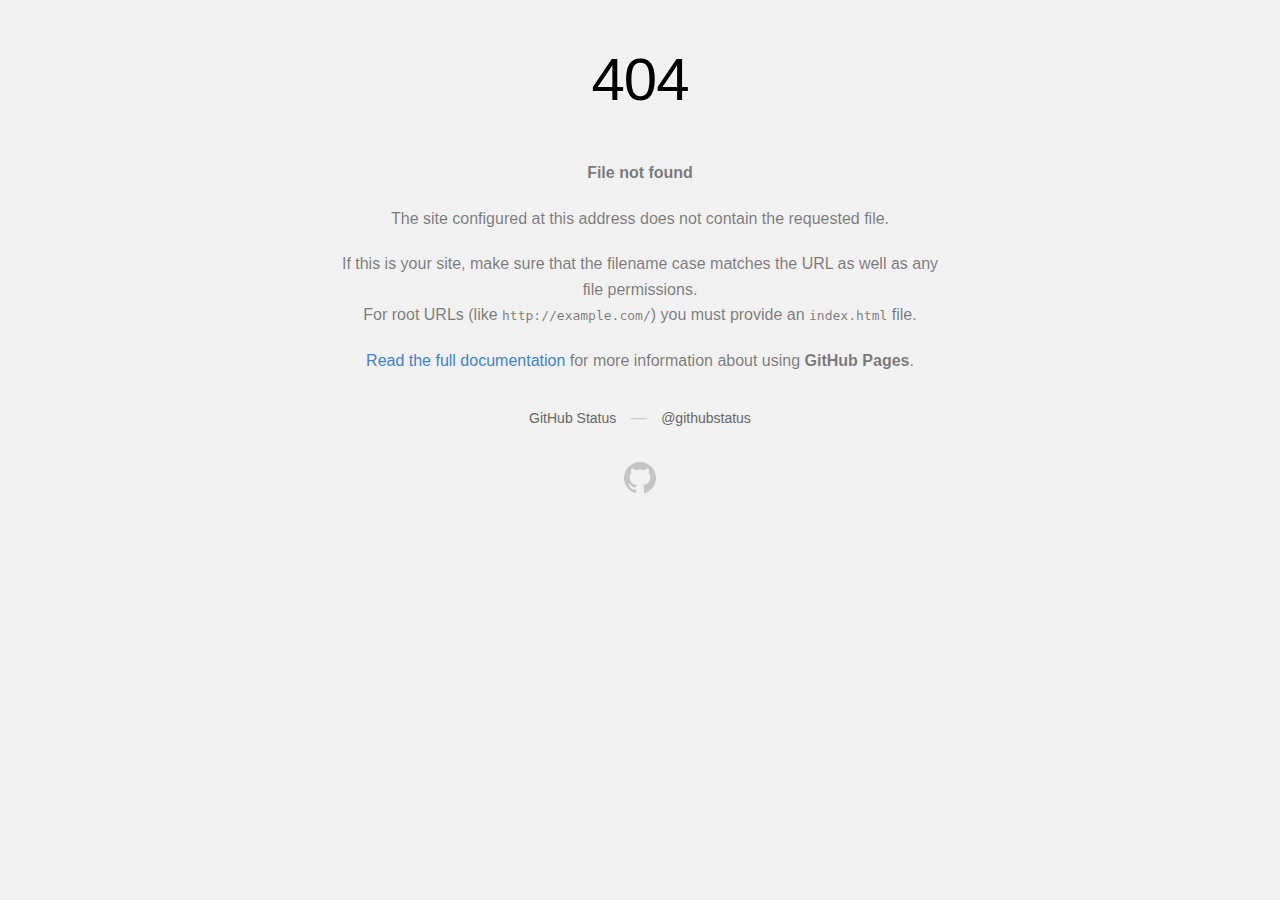
<file: site.html>
<!DOCTYPE html>
<html>
  <head>
    <meta http-equiv="Content-type" content="text/html; charset=utf-8">
    <meta http-equiv="Content-Security-Policy" content="default-src 'none'; style-src 'unsafe-inline'; img-src data:; connect-src 'self'">
    <title>Page not found &middot; GitHub Pages</title>
    <style type="text/css" media="screen">
      body {
        background-color: #f1f1f1;
        margin: 0;
        font-family: "Helvetica Neue", Helvetica, Arial, sans-serif;
      }

      .container { margin: 50px auto 40px auto; width: 600px; text-align: center; }

      a { color: #4183c4; text-decoration: none; }
      a:hover { text-decoration: underline; }

      h1 { width: 800px; position:relative; left: -100px; letter-spacing: -1px; line-height: 60px; font-size: 60px; font-weight: 100; margin: 0px 0 50px 0; text-shadow: 0 1px 0 #fff; }
      p { color: rgba(0, 0, 0, 0.5); margin: 20px 0; line-height: 1.6; }

      ul { list-style: none; margin: 25px 0; padding: 0; }
      li { display: table-cell; font-weight: bold; width: 1%; }

      .logo { display: inline-block; margin-top: 35px; }
      .logo-img-2x { display: none; }
      @media
      only screen and (-webkit-min-device-pixel-ratio: 2),
      only screen and (   min--moz-device-pixel-ratio: 2),
      only screen and (     -o-min-device-pixel-ratio: 2/1),
      only screen and (        min-device-pixel-ratio: 2),
      only screen and (                min-resolution: 192dpi),
      only screen and (                min-resolution: 2dppx) {
        .logo-img-1x { display: none; }
        .logo-img-2x { display: inline-block; }
      }

      #suggestions {
        margin-top: 35px;
        color: #ccc;
      }
      #suggestions a {
        color: #666666;
        font-weight: 200;
        font-size: 14px;
        margin: 0 10px;
      }

    </style>
  </head>
  <body>

    <div class="container">

      <h1>404</h1>
      <p><strong>File not found</strong></p>

      <p>
        The site configured at this address does not
        contain the requested file.
      </p>

      <p>
        If this is your site, make sure that the filename case matches the URL
        as well as any file permissions.<br>
        For root URLs (like <code>http://example.com/</code>) you must provide an
        <code>index.html</code> file.
      </p>

      <p>
        <a href="https://help.github.com/pages/">Read the full documentation</a>
        for more information about using <strong>GitHub Pages</strong>.
      </p>

      <div id="suggestions">
        <a href="https://githubstatus.com">GitHub Status</a> &mdash;
        <a href="https://twitter.com/githubstatus">@githubstatus</a>
      </div>

      <a href="/" class="logo logo-img-1x">
        <img width="32" height="32" title="" alt="" src="[data-uri]">
      </a>

      <a href="/" class="logo logo-img-2x">
        <img width="32" height="32" title="" alt="" src="[data-uri]">
      </a>
    </div>
  </body>
</html>
</file>
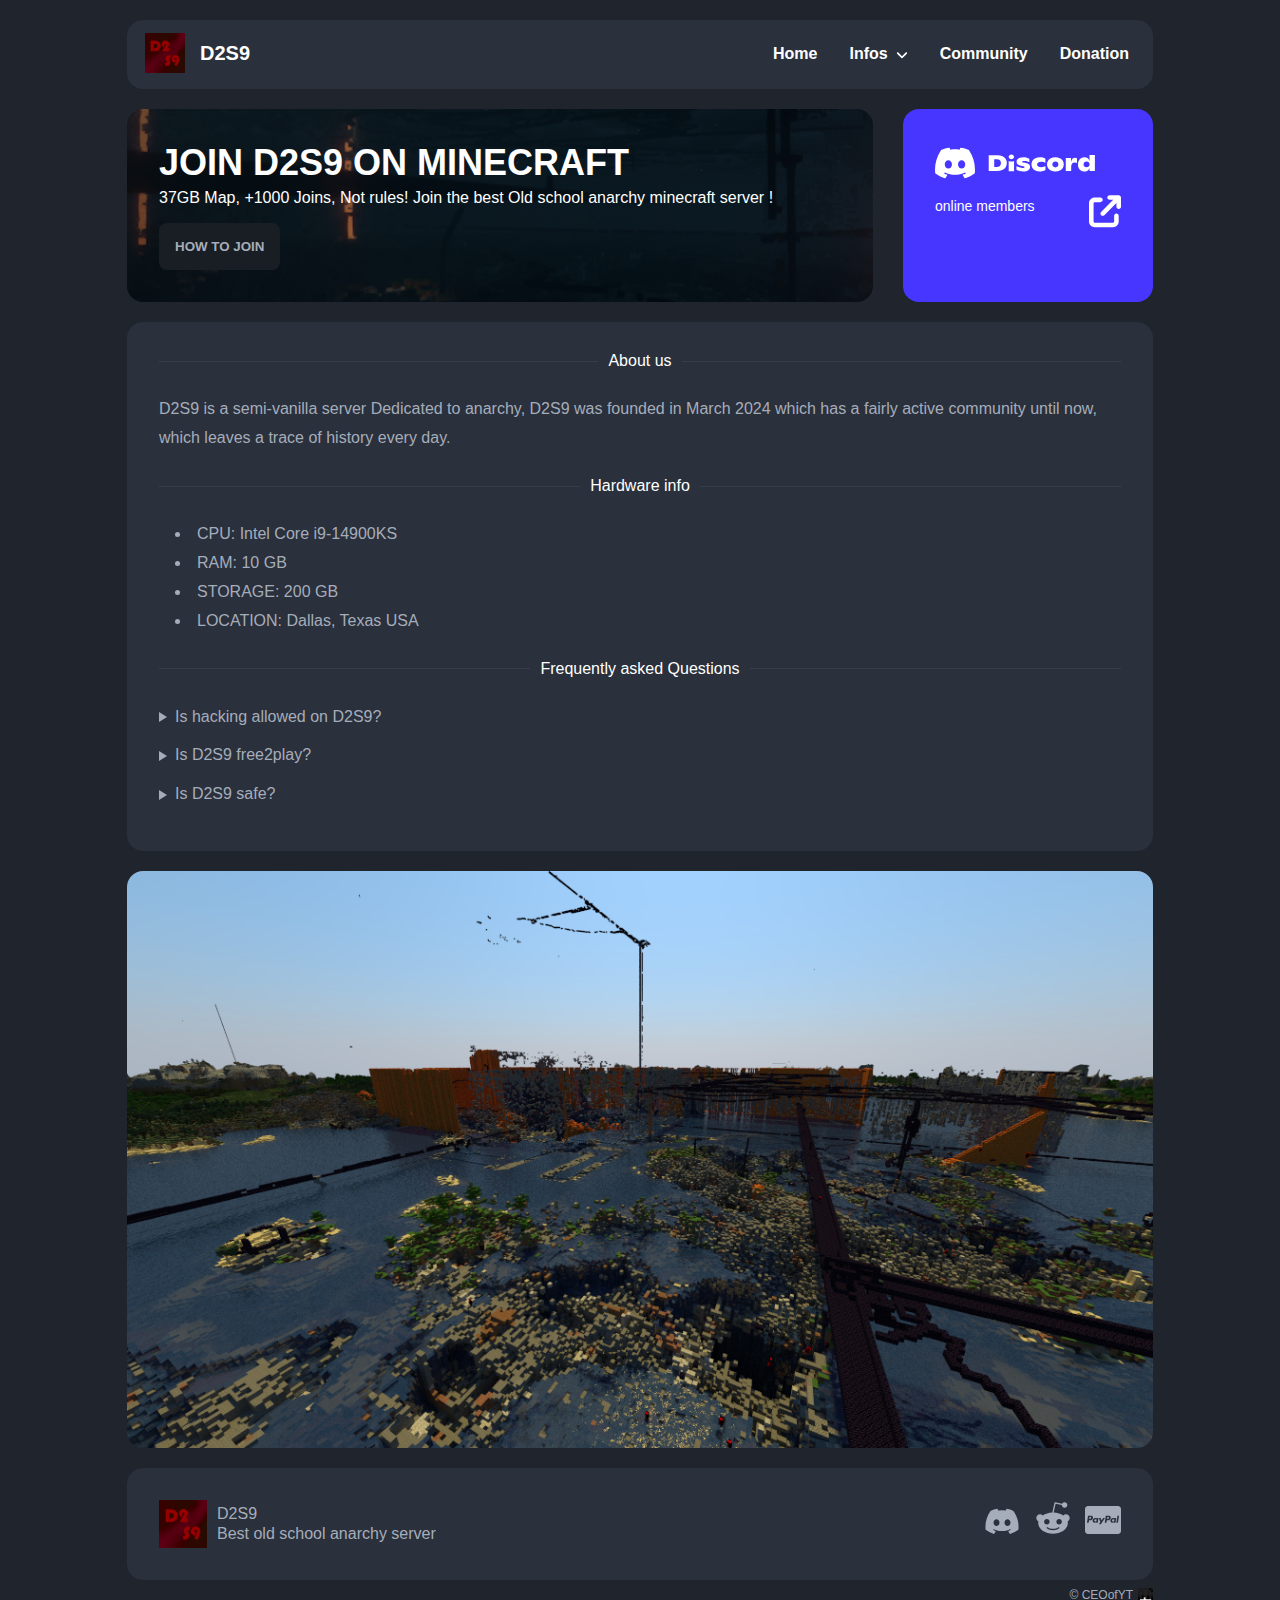
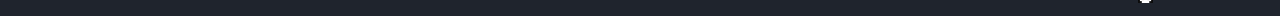
<file: d2s9.org/about.html>
<!DOCTYPE html>
<html lang="en">


<!-- Mirrored from d2s9.org/about.html by HTTrack Website Copier/3.x [XR&CO'2014], Thu, 06 Mar 2025 18:14:50 GMT -->
<!-- Added by HTTrack --><meta http-equiv="content-type" content="text/html;charset=utf-8" /><!-- /Added by HTTrack -->
<head>
    <meta charset="UTF-8" />
    <meta name="viewport" content="width=device-width, initial-scale=1.0" />
    <meta name="title" content="About D2S9.org - The best Old School Anarchy Server!" />

    <meta name="description"
        content="D2S9 is the best minecraft anarchy server! The best Old School Server!" />
    <meta name="keywords"
        content="4chan, v, vg, anarchy, minecraft, server, vanilla, 0B0T.net, d2s9.org, 2b2t, PvP, pvp, Facepunch, facepunch, number, one, something awful, something, awful, 2b2t.ddns.net, dope, GOAT, melon, Gucci, Cope, PVP" />
    <meta name="news_keywords"
        content="minecraft, anarchy, server, cpvp, griefing, WiredTombstone, oldfag, anarchy minecraft, hacked client, minecraft hacked client, minecraft utility mod" />

    <meta http-equiv="X-UA-Compatible" content="ie=edge" />

    <!-- Facebook Meta Tags -->
    <meta property="og:title" content="About D2S9.org - The best Old School Anarchy Server." />
    <meta property="og:description"
        content="Downgraded2Survive9 is an anarchic Semi-vanilla server in version 1.12.2 with a very active community, with currently 12GB of History, +700 unique Joins, No reboots forever, join and enjoy this experience." />
    <meta property="og:type" content="website" />
    <meta property="og:url" content="index.html" />
    <meta property="og:image" content="img/banner.jpg" />

    <!-- Twitter Meta Tags -->
    <meta name="twitter:card" content="summary_large_image" />
    <meta property="twitter:domain" content="2b2t.ddns.net" />
    <meta property="twitter:url" content="http://2b2t.rf.gd/" />
    <meta name="twitter:title" content="2b2t.ddns.net - The most peaceful minecraft server" />
    <meta name="twitter:description"
        content="2b2t is a survival anarchy minecraft server based around the idea that players can do basically anything." />
    <meta name="twitter:creator" content="@Minecraft" />
    <meta name="twitter:image" content="../2b2t.rf.gd/img/banner.jpg" />

    <title>About</title>

    <link rel="canonical" href="about.html" />

    <!--[if IE]>
    <link rel="shortcut icon" href="favicon.ico"/><![endif]-->

    <link rel="apple-touch-icon" sizes="180x180" href="img/apple-touch-icon.png" />
    <link rel="icon" type="image/png" sizes="32x32" href="img/favicon-32x32.png" />
    <link rel="icon" type="image/png" sizes="16x16" href="img/favicon-16x16.png" />
    <link rel="manifest" href="site.html" />

    <link rel="stylesheet" href="css/styles.css" />

</head>

<body>

    <div class="ctn">

        <header class="block header p8">
            <div class="row nowrap start-xxs between-sm">
                
                <button class="navbar-toggler" type="button" data-target="#navbarContent"
                    aria-label="Toggle navigation">
                    <svg class="icon" xmlns="http://www.w3.org/2000/svg" viewBox="0 0 448 512"><path d="M0 96C0 78.3 14.3 64 32 64H416c17.7 0 32 14.3 32 32s-14.3 32-32 32H32C14.3 128 0 113.7 0 96zM0 256c0-17.7 14.3-32 32-32H416c17.7 0 32 14.3 32 32s-14.3 32-32 32H32c-17.7 0-32-14.3-32-32zM448 416c0 17.7-14.3 32-32 32H32c-17.7 0-32-14.3-32-32s14.3-32 32-32H416c17.7 0 32 14.3 32 32z"/></svg>
                </button>

                <div class="xxs xs nogrow">
                    <a href="index-2.html" title="D2S9 homepage" class="logo scale">
                        <img src="img/logo.png" alt="2b2t logo" />
                        <span class="logo-title">D2S9</span>
                    </a>
                </div>

                <nav class="xxs xs nogrow navbar">

                    <div id="navbarContent">
                        <ul class="navbar-nav">
                            <li class="nav-item">
                                <a class="nav-link" href="index-2.html">Home</a>
                            </li>
                            <li class="nav-item has-child">
                                <span class="nav-link">
                                    Infos 
                                    <svg class="icon" xmlns="http://www.w3.org/2000/svg" viewBox="0 0 448 512"><path d="M201.4 374.6c12.5 12.5 32.8 12.5 45.3 0l160-160c12.5-12.5 12.5-32.8 0-45.3s-32.8-12.5-45.3 0L224 306.7 86.6 169.4c-12.5-12.5-32.8-12.5-45.3 0s-12.5 32.8 0 45.3l160 160z"/></svg>
                                </span>
                                <ul class="subnav">
                                    <li class="subnav-item">
                                        <a class="subnav-link" href="about.html">About D2S9</a>
                                    </li>
                                    <li class="subnav-item">
                                        <a class="subnav-link" href="commands.html">Commands</a>
                                    </li>
                                </ul>
                            </li>
                            <li class="nav-item">
                                <a class="nav-link" href="community.html">Community</a>
                            </li>
                            <li class="nav-item">
                                <a class="nav-link" href="donation.html">Donation</a>
                            </li>
                        </ul>
                    </div>
                </nav>

            </div>
        </header>

        <section class="row">
            <div class="xxs12 xs12 sm">
                <div class="block block-bg p32 flex text-white">
                    <div>
                        <h1 class="">Join D2S9 on Minecraft</h1>
                        <p class="">37GB Map, +1000 Joins, Not rules! Join the best Old school anarchy minecraft server !</p>
                    </div>
                    <button class="btn large scale modal-btn" data-target="modal-how-to-join">How to join</button>
                </div>
            </div>

            <div class="xxs12 xs12 sm nogrow-sm">
                <a href="https://discord.com/invite/wGKM4HHnr6" title="Join D2S9 on Discord" class="block block-discord p32">
                    <svg class="block-discord-logo" viewBox="0 0 292 80" fill="none" xmlns="http://www.w3.org/2000/svg">
                        <g clip-path="url(#clip0)">
                            <g clip-path="url(#clip1)">
                                <path
                                    d="M61.7958 16.494C57.0736 14.2846 52.0244 12.6789 46.7456 11.7646C46.0973 12.9367 45.3399 14.5132 44.8177 15.7673C39.2062 14.9234 33.6463 14.9234 28.138 15.7673C27.6159 14.5132 26.8413 12.9367 26.1872 11.7646C20.9027 12.6789 15.8477 14.2905 11.1255 16.5057C1.60078 30.8988 -0.981215 44.9344 0.309785 58.7707C6.62708 63.4883 12.7493 66.3541 18.7682 68.2294C20.2543 66.1841 21.5797 64.0099 22.7215 61.7185C20.5469 60.8922 18.4641 59.8725 16.4961 58.6887C17.0182 58.3019 17.5289 57.8975 18.0223 57.4814C30.0257 63.0957 43.0677 63.0957 54.9277 57.4814C55.4269 57.8975 55.9375 58.3019 56.4539 58.6887C54.4801 59.8783 52.3916 60.898 50.217 61.7244C51.3588 64.0099 52.6785 66.19 54.1703 68.2352C60.195 66.3599 66.3229 63.4942 72.6402 58.7707C74.155 42.7309 70.0525 28.8242 61.7958 16.494ZM24.3568 50.2615C20.7535 50.2615 17.7985 46.8976 17.7985 42.8012C17.7985 38.7048 20.6904 35.3351 24.3568 35.3351C28.0233 35.3351 30.9782 38.6989 30.9151 42.8012C30.9208 46.8976 28.0233 50.2615 24.3568 50.2615ZM48.5932 50.2615C44.9899 50.2615 42.0349 46.8976 42.0349 42.8012C42.0349 38.7048 44.9267 35.3351 48.5932 35.3351C52.2596 35.3351 55.2146 38.6989 55.1515 42.8012C55.1515 46.8976 52.2596 50.2615 48.5932 50.2615Z"
                                    fill="white"></path>
                                <path
                                    d="M98.0293 26.1707H113.693C117.469 26.1707 120.659 26.7743 123.276 27.9757C125.886 29.177 127.843 30.8531 129.14 32.998C130.436 35.1429 131.09 37.5984 131.09 40.3645C131.09 43.072 130.413 45.5275 129.059 47.7251C127.705 49.9286 125.645 51.6692 122.874 52.9526C120.103 54.236 116.671 54.8806 112.569 54.8806H98.0293V26.1707ZM112.408 47.5845C114.95 47.5845 116.907 46.934 118.272 45.6388C119.638 44.3378 120.321 42.568 120.321 40.3235C120.321 38.243 119.712 36.5845 118.496 35.3421C117.28 34.0997 115.438 33.4727 112.976 33.4727H108.076V47.5845H112.408Z"
                                    fill="white"></path>
                                <path
                                    d="M154.541 54.8456C152.372 54.2713 150.415 53.4391 148.677 52.3432V45.5335C149.991 46.5707 151.752 47.4264 153.961 48.1003C156.17 48.7684 158.305 49.1024 160.37 49.1024C161.334 49.1024 162.063 48.9735 162.556 48.7156C163.05 48.4578 163.297 48.1472 163.297 47.7897C163.297 47.3795 163.165 47.0396 162.895 46.7641C162.625 46.4887 162.103 46.2601 161.329 46.0667L156.509 44.9591C153.749 44.3028 151.792 43.3944 150.628 42.2282C149.463 41.0678 148.883 39.5441 148.883 37.6571C148.883 36.0689 149.388 34.6918 150.41 33.5138C151.425 32.3359 152.871 31.4275 154.747 30.7887C156.624 30.1441 158.815 29.8218 161.334 29.8218C163.583 29.8218 165.643 30.0679 167.52 30.5602C169.396 31.0525 170.945 31.6795 172.179 32.4472V38.8878C170.916 38.1201 169.47 37.5165 167.818 37.0593C166.171 36.6081 164.479 36.3854 162.734 36.3854C160.215 36.3854 158.959 36.8249 158.959 37.6981C158.959 38.1084 159.154 38.4131 159.544 38.6182C159.934 38.8233 160.651 39.0343 161.69 39.257L165.706 39.9954C168.329 40.4584 170.285 41.273 171.57 42.4333C172.856 43.5937 173.498 45.3108 173.498 47.5846C173.498 50.0752 172.437 52.0502 170.308 53.5153C168.179 54.9804 165.161 55.7129 161.248 55.7129C158.947 55.7071 156.71 55.4199 154.541 54.8456Z"
                                    fill="white"></path>
                                <path
                                    d="M182.978 53.9839C180.678 52.8352 178.939 51.2764 177.78 49.3073C176.621 47.3382 176.036 45.123 176.036 42.6616C176.036 40.2003 176.638 37.9968 177.843 36.057C179.048 34.1172 180.815 32.5935 183.145 31.4859C185.474 30.3783 188.257 29.8274 191.499 29.8274C195.515 29.8274 198.849 30.6889 201.5 32.4118V39.919C200.565 39.2626 199.474 38.7293 198.229 38.3191C196.984 37.9089 195.653 37.7037 194.23 37.7037C191.74 37.7037 189.795 38.1667 188.389 39.0985C186.983 40.0303 186.278 41.2434 186.278 42.7495C186.278 44.2263 186.96 45.4336 188.326 46.383C189.692 47.3265 191.671 47.8012 194.27 47.8012C195.607 47.8012 196.927 47.6019 198.229 47.2093C199.526 46.8108 200.645 46.3244 201.58 45.75V53.011C198.637 54.816 195.223 55.7185 191.338 55.7185C188.068 55.7068 185.279 55.1325 182.978 53.9839Z"
                                    fill="white"></path>
                                <path
                                    d="M211.518 53.9841C209.2 52.8355 207.433 51.2649 206.216 49.2665C205 47.2681 204.386 45.0412 204.386 42.5798C204.386 40.1185 204.994 37.9208 206.216 35.9928C207.438 34.0647 209.194 32.5527 211.501 31.4568C213.801 30.3609 216.55 29.8159 219.734 29.8159C222.919 29.8159 225.667 30.3609 227.968 31.4568C230.269 32.5527 232.025 34.053 233.23 35.9693C234.435 37.8857 235.037 40.0833 235.037 42.574C235.037 45.0353 234.435 47.2623 233.23 49.2606C232.025 51.259 230.263 52.8296 227.945 53.9782C225.627 55.1269 222.89 55.7012 219.729 55.7012C216.567 55.7012 213.83 55.1327 211.518 53.9841ZM223.722 46.7055C224.698 45.7093 225.191 44.3907 225.191 42.7498C225.191 41.1089 224.703 39.802 223.722 38.835C222.747 37.8622 221.415 37.3758 219.729 37.3758C218.013 37.3758 216.67 37.8622 215.689 38.835C214.714 39.8079 214.226 41.1089 214.226 42.7498C214.226 44.3907 214.714 45.7093 215.689 46.7055C216.665 47.7018 218.013 48.2058 219.729 48.2058C221.415 48.1999 222.747 47.7018 223.722 46.7055Z"
                                    fill="white"></path>
                                <path
                                    d="M259.17 31.3395V40.2004C258.149 39.5147 256.829 39.1748 255.194 39.1748C253.053 39.1748 251.401 39.8371 250.253 41.1615C249.1 42.486 248.526 44.5488 248.526 47.3383V54.8865H238.686V30.8883H248.326V38.5185C248.859 35.7289 249.726 33.672 250.919 32.3416C252.107 31.0172 253.644 30.355 255.515 30.355C256.932 30.355 258.149 30.6832 259.17 31.3395Z"
                                    fill="white"></path>
                                <path
                                    d="M291.864 25.3503V54.8866H282.023V49.5127C281.191 51.5345 279.929 53.0758 278.231 54.1306C276.532 55.1797 274.432 55.7071 271.942 55.7071C269.716 55.7071 267.777 55.1562 266.118 54.0486C264.46 52.941 263.181 51.4232 262.28 49.4951C261.385 47.567 260.931 45.387 260.931 42.9491C260.903 40.435 261.379 38.1787 262.36 36.1803C263.336 34.1819 264.718 32.6231 266.497 31.5037C268.276 30.3844 270.307 29.8218 272.585 29.8218C277.273 29.8218 280.417 31.9022 282.023 36.0572V25.3503H291.864ZM280.555 46.5415C281.559 45.5452 282.058 44.2501 282.058 42.6678C282.058 41.1382 281.57 39.8899 280.595 38.9347C279.619 37.9795 278.282 37.4989 276.601 37.4989C274.943 37.4989 273.618 37.9853 272.625 38.9581C271.632 39.931 271.139 41.1909 271.139 42.7498C271.139 44.3087 271.632 45.5804 272.625 46.5649C273.618 47.5494 274.926 48.0417 276.561 48.0417C278.219 48.0359 279.55 47.5377 280.555 46.5415Z"
                                    fill="white"></path>
                                <path
                                    d="M139.382 33.4432C142.091 33.4432 144.288 31.4281 144.288 28.9424C144.288 26.4567 142.091 24.4417 139.382 24.4417C136.672 24.4417 134.476 26.4567 134.476 28.9424C134.476 31.4281 136.672 33.4432 139.382 33.4432Z"
                                    fill="white"></path>
                                <path
                                    d="M134.472 36.5435C137.478 37.8679 141.208 37.9265 144.283 36.5435V55.0154H134.472V36.5435Z"
                                    fill="white"></path>
                            </g>
                        </g>
                        <defs>
                            <clipPath id="clip0">
                                <rect width="292" height="56.4706" fill="white" transform="translate(0 11.7646)"></rect>
                            </clipPath>
                            <clipPath id="clip1">
                                <rect width="292" height="56.4706" fill="white" transform="translate(0 11.7646)"></rect>
                            </clipPath>
                        </defs>
                    </svg>
                    <div class="flex text-white">
                        <p><span class="discord-members"></span> online members</p>
                        <svg xmlns="http://www.w3.org/2000/svg" viewBox="0 0 448 512"><path d="M288 32c-17.7 0-32 14.3-32 32s14.3 32 32 32h50.7L169.4 265.4c-12.5 12.5-12.5 32.8 0 45.3s32.8 12.5 45.3 0L384 141.3V192c0 17.7 14.3 32 32 32s32-14.3 32-32V64c0-17.7-14.3-32-32-32H288zM80 64C35.8 64 0 99.8 0 144V400c0 44.2 35.8 80 80 80H336c44.2 0 80-35.8 80-80V320c0-17.7-14.3-32-32-32s-32 14.3-32 32v80c0 8.8-7.2 16-16 16H80c-8.8 0-16-7.2-16-16V144c0-8.8 7.2-16 16-16h80c17.7 0 32-14.3 32-32s-14.3-32-32-32H80z"/></svg>
                    </div>
                </a>
            </div>
        </section>

        <section class="row">
            <div class="xxs12 xs12">
                <div class="block p32 wysiwyg">

                    <h2 class="line-title">About us</h2>
                    <div>
                        <p>D2S9 is a semi-vanilla server Dedicated to anarchy, D2S9 was founded in March 2024 which has a fairly active community until now, which leaves a trace of history every day.</p>
                    </div>

                    <h2 class="line-title">Hardware info</h2>
                    <div>
                        <ul>
                            <li>CPU: Intel Core i9-14900KS</li>
                            <li>RAM: 10 GB</li>
                            <li>STORAGE: 200 GB </li>
                            <li>LOCATION: Dallas, Texas USA</li>
                        </ul>
                    </div>

                    
                    
                    <h2 class="line-title">Frequently asked Questions</h2>
                    <div class="faq">
                        <div class="question">
                            <h3 class="title">Is hacking allowed on D2S9?</h3>
                            <p class="answer">Hacking is allowed on this server. You can use clients like Impact, Catalyst, Lambda and you will not get banned.</p>
                        </div>
                        <div class="question">
                            <h3 class="title">Is D2S9 free2play?</h3>
                            <p class="answer">It's free to join D2S9 any time with the IP Address d2s9.org. <a href="donation.html" title="Donate to 2b2t">Donation</a> help us keeping the server running</p>
                        </div>
                        <div class="question">
                            <h3 class="title">Is D2S9 safe?</h3>
                            <p class="answer">Playing on D2S9 is safe as long as you don't click on any unsafe links in the chat.</p>
                        </div>
                    </div>
                </div>
            </div>

            <div class="xxs12 xs12">
                <div class="block fs0">
                    <img class="img-responsive" src="img/8ut_spawn-1000.png" alt="2b2t 1000 block spawn region - 8ut era" />
                </div>
            </div>
        </section>

        <footer  class="footer">
            <div class="block p32">
                <div class="row start-xxs between-sm">
                    <div class="xxs12 xs12 sm nogrow">
                        <div class="footer-logo">
                            <div class="footer-logo-img">
                                <img src="img/logo.png" alt="2b2t logo" />
                            </div>
                            <div class="footer-logo-text">
                                <p>D2S9</p>
                                <p>Best old school anarchy server</p>
                            </div>
                        </div>
                    </div>
                    <div class="xxs12 xs12 sm nogrow">
                        <div class="footer-social">
                            <a href="https://discord.gg/wGKM4HHnr6" title="Join us on Discord" class="footer-social-item discord">
                                <svg class="icon" xmlns="http://www.w3.org/2000/svg" viewBox="0 0 640 512"><path d="M524.531,69.836a1.5,1.5,0,0,0-.764-.7A485.065,485.065,0,0,0,404.081,32.03a1.816,1.816,0,0,0-1.923.91,337.461,337.461,0,0,0-14.9,30.6,447.848,447.848,0,0,0-134.426,0,309.541,309.541,0,0,0-15.135-30.6,1.89,1.89,0,0,0-1.924-.91A483.689,483.689,0,0,0,116.085,69.137a1.712,1.712,0,0,0-.788.676C39.068,183.651,18.186,294.69,28.43,404.354a2.016,2.016,0,0,0,.765,1.375A487.666,487.666,0,0,0,176.02,479.918a1.9,1.9,0,0,0,2.063-.676A348.2,348.2,0,0,0,208.12,430.4a1.86,1.86,0,0,0-1.019-2.588,321.173,321.173,0,0,1-45.868-21.853,1.885,1.885,0,0,1-.185-3.126c3.082-2.309,6.166-4.711,9.109-7.137a1.819,1.819,0,0,1,1.9-.256c96.229,43.917,200.41,43.917,295.5,0a1.812,1.812,0,0,1,1.924.233c2.944,2.426,6.027,4.851,9.132,7.16a1.884,1.884,0,0,1-.162,3.126,301.407,301.407,0,0,1-45.89,21.83,1.875,1.875,0,0,0-1,2.611,391.055,391.055,0,0,0,30.014,48.815,1.864,1.864,0,0,0,2.063.7A486.048,486.048,0,0,0,610.7,405.729a1.882,1.882,0,0,0,.765-1.352C623.729,277.594,590.933,167.465,524.531,69.836ZM222.491,337.58c-28.972,0-52.844-26.587-52.844-59.239S193.056,219.1,222.491,219.1c29.665,0,53.306,26.82,52.843,59.239C275.334,310.993,251.924,337.58,222.491,337.58Zm195.38,0c-28.971,0-52.843-26.587-52.843-59.239S388.437,219.1,417.871,219.1c29.667,0,53.307,26.82,52.844,59.239C470.715,310.993,447.538,337.58,417.871,337.58Z"/></svg>
                            </a>
                            <a href="https://www.reddit.com/r/D2S9/" title="Join us on Reddit" class="footer-social-item reddit">
                                <svg class="icon" xmlns="http://www.w3.org/2000/svg" viewBox="0 0 512 512"><path d="M440.3 203.5c-15 0-28.2 6.2-37.9 15.9-35.7-24.7-83.8-40.6-137.1-42.3L293 52.3l88.2 19.8c0 21.6 17.6 39.2 39.2 39.2 22 0 39.7-18.1 39.7-39.7s-17.6-39.7-39.7-39.7c-15.4 0-28.7 9.3-35.3 22l-97.4-21.6c-4.9-1.3-9.7 2.2-11 7.1L246.3 177c-52.9 2.2-100.5 18.1-136.3 42.8-9.7-10.1-23.4-16.3-38.4-16.3-55.6 0-73.8 74.6-22.9 100.1-1.8 7.9-2.6 16.3-2.6 24.7 0 83.8 94.4 151.7 210.3 151.7 116.4 0 210.8-67.9 210.8-151.7 0-8.4-.9-17.2-3.1-25.1 49.9-25.6 31.5-99.7-23.8-99.7zM129.4 308.9c0-22 17.6-39.7 39.7-39.7 21.6 0 39.2 17.6 39.2 39.7 0 21.6-17.6 39.2-39.2 39.2-22 .1-39.7-17.6-39.7-39.2zm214.3 93.5c-36.4 36.4-139.1 36.4-175.5 0-4-3.5-4-9.7 0-13.7 3.5-3.5 9.7-3.5 13.2 0 27.8 28.5 120 29 149 0 3.5-3.5 9.7-3.5 13.2 0 4.1 4 4.1 10.2.1 13.7zm-.8-54.2c-21.6 0-39.2-17.6-39.2-39.2 0-22 17.6-39.7 39.2-39.7 22 0 39.7 17.6 39.7 39.7-.1 21.5-17.7 39.2-39.7 39.2z"/></svg>
                            </a>
                            <a href="https://www.paypal.com/paypalme/CEOYoutube" title="Help us and donate" class="footer-social-item paypal">
                                <svg class="icon" xmlns="http://www.w3.org/2000/svg" viewBox="0 0 576 512"><!--! Font Awesome Pro 6.2.0 by @fontawesome - https://fontawesome.com License - https://fontawesome.com/license (Commercial License) Copyright 2022 Fonticons, Inc. --><path d="M186.3 258.2c0 12.2-9.7 21.5-22 21.5-9.2 0-16-5.2-16-15 0-12.2 9.5-22 21.7-22 9.3 0 16.3 5.7 16.3 15.5zM80.5 209.7h-4.7c-1.5 0-3 1-3.2 2.7l-4.3 26.7 8.2-.3c11 0 19.5-1.5 21.5-14.2 2.3-13.4-6.2-14.9-17.5-14.9zm284 0H360c-1.8 0-3 1-3.2 2.7l-4.2 26.7 8-.3c13 0 22-3 22-18-.1-10.6-9.6-11.1-18.1-11.1zM576 80v352c0 26.5-21.5 48-48 48H48c-26.5 0-48-21.5-48-48V80c0-26.5 21.5-48 48-48h480c26.5 0 48 21.5 48 48zM128.3 215.4c0-21-16.2-28-34.7-28h-40c-2.5 0-5 2-5.2 4.7L32 294.2c-.3 2 1.2 4 3.2 4h19c2.7 0 5.2-2.9 5.5-5.7l4.5-26.6c1-7.2 13.2-4.7 18-4.7 28.6 0 46.1-17 46.1-45.8zm84.2 8.8h-19c-3.8 0-4 5.5-4.2 8.2-5.8-8.5-14.2-10-23.7-10-24.5 0-43.2 21.5-43.2 45.2 0 19.5 12.2 32.2 31.7 32.2 9 0 20.2-4.9 26.5-11.9-.5 1.5-1 4.7-1 6.2 0 2.3 1 4 3.2 4H200c2.7 0 5-2.9 5.5-5.7l10.2-64.3c.3-1.9-1.2-3.9-3.2-3.9zm40.5 97.9l63.7-92.6c.5-.5.5-1 .5-1.7 0-1.7-1.5-3.5-3.2-3.5h-19.2c-1.7 0-3.5 1-4.5 2.5l-26.5 39-11-37.5c-.8-2.2-3-4-5.5-4h-18.7c-1.7 0-3.2 1.8-3.2 3.5 0 1.2 19.5 56.8 21.2 62.1-2.7 3.8-20.5 28.6-20.5 31.6 0 1.8 1.5 3.2 3.2 3.2h19.2c1.8-.1 3.5-1.1 4.5-2.6zm159.3-106.7c0-21-16.2-28-34.7-28h-39.7c-2.7 0-5.2 2-5.5 4.7l-16.2 102c-.2 2 1.3 4 3.2 4h20.5c2 0 3.5-1.5 4-3.2l4.5-29c1-7.2 13.2-4.7 18-4.7 28.4 0 45.9-17 45.9-45.8zm84.2 8.8h-19c-3.8 0-4 5.5-4.3 8.2-5.5-8.5-14-10-23.7-10-24.5 0-43.2 21.5-43.2 45.2 0 19.5 12.2 32.2 31.7 32.2 9.3 0 20.5-4.9 26.5-11.9-.3 1.5-1 4.7-1 6.2 0 2.3 1 4 3.2 4H484c2.7 0 5-2.9 5.5-5.7l10.2-64.3c.3-1.9-1.2-3.9-3.2-3.9zm47.5-33.3c0-2-1.5-3.5-3.2-3.5h-18.5c-1.5 0-3 1.2-3.2 2.7l-16.2 104-.3.5c0 1.8 1.5 3.5 3.5 3.5h16.5c2.5 0 5-2.9 5.2-5.7L544 191.2v-.3zm-90 51.8c-12.2 0-21.7 9.7-21.7 22 0 9.7 7 15 16.2 15 12 0 21.7-9.2 21.7-21.5.1-9.8-6.9-15.5-16.2-15.5z"/></svg>
                            </a>
                        </div>
                    </div>
                </div>
            </div>
        </footer>

        <p class="text-center small copyright">&copy; CEOofYT <img src="img/ceo-head.png" alt="CEO"></p>

    </div>

    <div class="modal modal-how-to-join">
        <div class="block p32">
            <h2 class="h2">Ways to play</h2>
            <p class="text-white">Join other players on d2s9.org now!</p>

            <h3 class="line-title">Minecraft for PC</h3>
            <div class="flex-gap">
                <div class="bg-text">
                    <div class="ml8">
                        <div>Java Edition</div>
                        <div class="small-text">d2s9.org</div>
                    </div>
                    <span class="copy-btn" data-value="d2s9.org"><button class="btn">Copy ip</button></span>
                </div>
                
                </div>
            </div>
        </div>
    </div>

    <script src="js/jquery-1.9.1.min.js"></script>
    <script src="js/project.js" type="text/javascript"></script>
</body>


<!-- Mirrored from d2s9.org/about.html by HTTrack Website Copier/3.x [XR&CO'2014], Thu, 06 Mar 2025 18:14:52 GMT -->
</html>
</file>
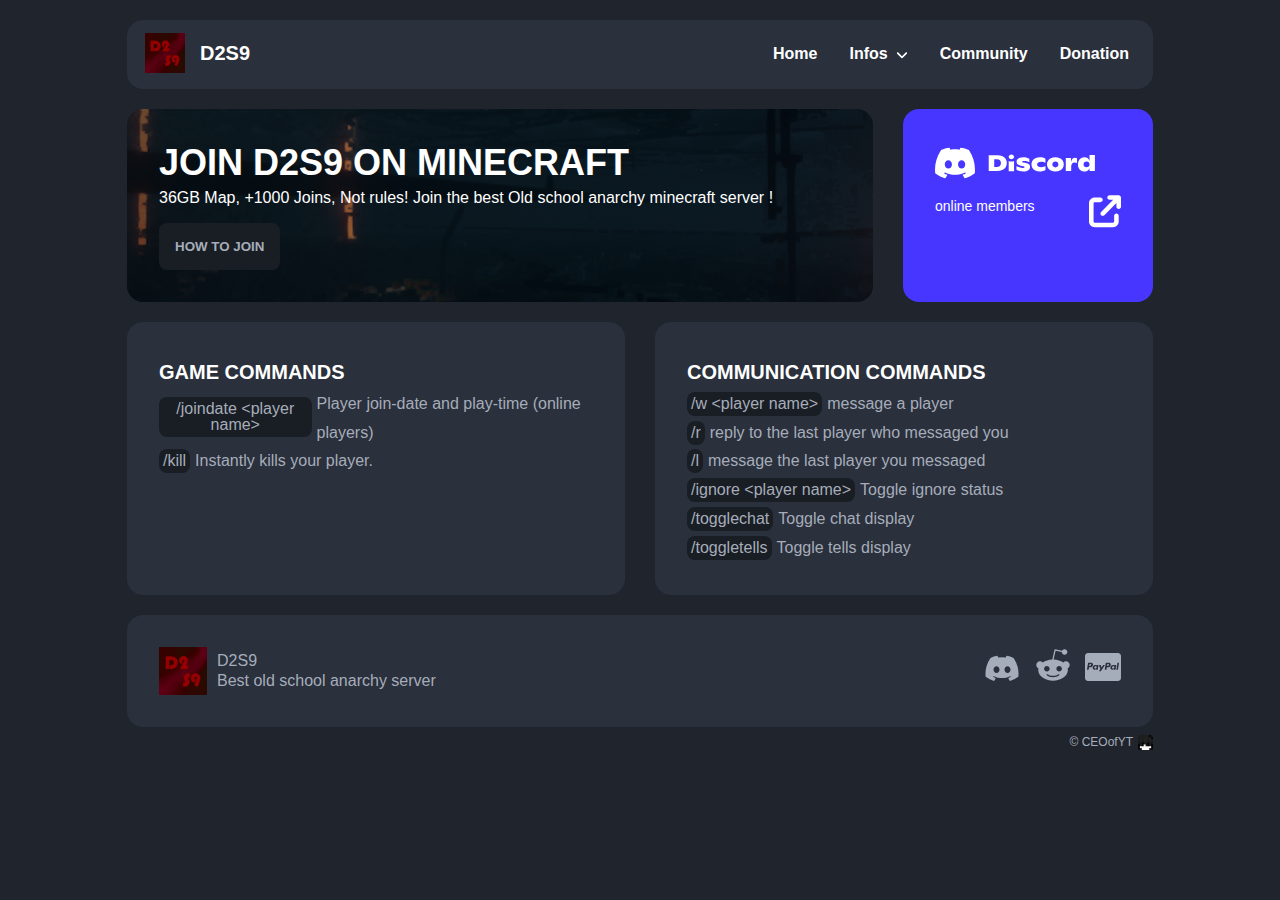
<file: d2s9.org/commands.html>
<!DOCTYPE html>
<html lang="en">


<!-- Mirrored from d2s9.org/commands.html by HTTrack Website Copier/3.x [XR&CO'2014], Thu, 06 Mar 2025 18:14:52 GMT -->
<!-- Added by HTTrack --><meta http-equiv="content-type" content="text/html;charset=utf-8" /><!-- /Added by HTTrack -->
<head>
    <meta charset="UTF-8" />
    <meta name="viewport" content="width=device-width, initial-scale=1.0" />
    <meta name="title" content="Commands on D2S9 - The best Old School Anarchy Server." />

    <meta name="description"
        content="2b2t is the best minecraft anarchy server! The most peaceful minecraft server" />
    <meta name="keywords"
        content="4chan, v, vg, anarchy, minecraft, server, vanilla, 0B0T.net, 2b2t.ddns.net, 2b2t, PvP, pvp, Facepunch, facepunch, number, one, something awful, something, awful, 2b2t.ddns.net, dope, GOAT, melon, Gucci, Cope, PVP" />
    <meta name="news_keywords"
        content="minecraft, anarchy, server, cpvp, griefing, WiredTombstone, oldfag, anarchy minecraft, hacked client, minecraft hacked client, minecraft utility mod" />

    <meta http-equiv="X-UA-Compatible" content="ie=edge" />

    <!-- Facebook Meta Tags -->
    <meta property="og:title" content="Commands on Downgraded2Survive9 is an anarchic Semi-vanilla server in version 1.12.2 with a very active community, with currently 12GB of History, +700 unique Joins, No reboots forever, join and enjoy this experience." />
    <meta property="og:description"
        content="Downgraded2Survive9 is an anarchic Semi-vanilla server in version 1.12.2 with a very active community, with currently 12GB of History, +700 unique Joins, No reboots forever, join and enjoy this experience." />
    <meta property="og:type" content="website" />
    <meta property="og:url" content="index.html" />
    <meta property="og:image" content="img/banner.jpg" />

    <!-- Twitter Meta Tags -->
    <meta name="twitter:card" content="summary_large_image" />
    <meta property="twitter:domain" content="2b2t.ddns.net" />
    <meta property="twitter:url" content="http://2b2t.rf.gd/" />
    <meta name="twitter:title" content="2b2t.ddns.net - The most peaceful minecraft server" />
    <meta name="twitter:description"
        content="2b2t is a survival anarchy minecraft server based around the idea that players can do basically anything." />
    <meta name="twitter:creator" content="@Minecraft" />
    <meta name="twitter:image" content="../2b2t.rf.gd/img/banner.jpg" />

    <title>Commands</title>

    <link rel="canonical" href="about.html" />

    <!--[if IE]>
    <link rel="shortcut icon" href="favicon.ico"/><![endif]-->

    <link rel="apple-touch-icon" sizes="180x180" href="img/apple-touch-icon.png" />
    <link rel="icon" type="image/png" sizes="32x32" href="img/favicon-32x32.png" />
    <link rel="icon" type="image/png" sizes="16x16" href="img/favicon-16x16.png" />
    <link rel="manifest" href="site.html" />

    <link rel="stylesheet" href="css/styles.css" />

</head>

<body>

    <div class="ctn">

        <header class="block header p8">
            <div class="row nowrap start-xxs between-sm">
                
                <button class="navbar-toggler" type="button" data-target="#navbarContent"
                    aria-label="Toggle navigation">
                    <svg class="icon" xmlns="http://www.w3.org/2000/svg" viewBox="0 0 448 512"><path d="M0 96C0 78.3 14.3 64 32 64H416c17.7 0 32 14.3 32 32s-14.3 32-32 32H32C14.3 128 0 113.7 0 96zM0 256c0-17.7 14.3-32 32-32H416c17.7 0 32 14.3 32 32s-14.3 32-32 32H32c-17.7 0-32-14.3-32-32zM448 416c0 17.7-14.3 32-32 32H32c-17.7 0-32-14.3-32-32s14.3-32 32-32H416c17.7 0 32 14.3 32 32z"/></svg>
                </button>

                <div class="xxs xs nogrow">
                    <a href="index-2.html" title="D2S9 homepage" class="logo scale">
                        <img src="img/logo.png" alt="2b2t logo" />
                        <span class="logo-title">D2S9</span>
                    </a>
                </div>

                <nav class="xxs xs nogrow navbar">

                    <div id="navbarContent">
                        <ul class="navbar-nav">
                            <li class="nav-item">
                                <a class="nav-link" href="index-2.html">Home</a>
                            </li>
                            <li class="nav-item has-child">
                                <span class="nav-link">
                                    Infos 
                                    <svg class="icon" xmlns="http://www.w3.org/2000/svg" viewBox="0 0 448 512"><path d="M201.4 374.6c12.5 12.5 32.8 12.5 45.3 0l160-160c12.5-12.5 12.5-32.8 0-45.3s-32.8-12.5-45.3 0L224 306.7 86.6 169.4c-12.5-12.5-32.8-12.5-45.3 0s-12.5 32.8 0 45.3l160 160z"/></svg>
                                </span>
                                <ul class="subnav">
                                    <li class="subnav-item">
                                        <a class="subnav-link" href="about.html">About D2S9</a>
                                    </li>
                                    <li class="subnav-item">
                                        <a class="subnav-link" href="commands.html">Commands</a>
                                    </li>
                                </ul>
                            </li>
                            <li class="nav-item">
                                <a class="nav-link" href="community.html">Community</a>
                            </li>
                            <li class="nav-item">
                                <a class="nav-link" href="donation.html">Donation</a>
                            </li>
                        </ul>
                    </div>
                </nav>

            </div>
        </header>

        <section class="row">
            <div class="xxs12 xs12 sm">
                <div class="block block-bg p32 flex text-white">
                    <div>
                        <h1 class="">Join D2S9 on Minecraft</h1>
                        <p class="">36GB Map, +1000 Joins, Not rules! Join the best Old school anarchy minecraft server !</p>
                    </div>
                    <button class="btn large scale modal-btn" data-target="modal-how-to-join">How to join</button>
                </div>
            </div>

            <div class="xxs12 xs12 sm nogrow-sm">
                <a href="https://discord.com/invite/wGKM4HHnr6" title="Join D2S9 on Discord" class="block block-discord p32">
                    <svg class="block-discord-logo" viewBox="0 0 292 80" fill="none" xmlns="http://www.w3.org/2000/svg">
                        <g clip-path="url(#clip0)">
                            <g clip-path="url(#clip1)">
                                <path
                                    d="M61.7958 16.494C57.0736 14.2846 52.0244 12.6789 46.7456 11.7646C46.0973 12.9367 45.3399 14.5132 44.8177 15.7673C39.2062 14.9234 33.6463 14.9234 28.138 15.7673C27.6159 14.5132 26.8413 12.9367 26.1872 11.7646C20.9027 12.6789 15.8477 14.2905 11.1255 16.5057C1.60078 30.8988 -0.981215 44.9344 0.309785 58.7707C6.62708 63.4883 12.7493 66.3541 18.7682 68.2294C20.2543 66.1841 21.5797 64.0099 22.7215 61.7185C20.5469 60.8922 18.4641 59.8725 16.4961 58.6887C17.0182 58.3019 17.5289 57.8975 18.0223 57.4814C30.0257 63.0957 43.0677 63.0957 54.9277 57.4814C55.4269 57.8975 55.9375 58.3019 56.4539 58.6887C54.4801 59.8783 52.3916 60.898 50.217 61.7244C51.3588 64.0099 52.6785 66.19 54.1703 68.2352C60.195 66.3599 66.3229 63.4942 72.6402 58.7707C74.155 42.7309 70.0525 28.8242 61.7958 16.494ZM24.3568 50.2615C20.7535 50.2615 17.7985 46.8976 17.7985 42.8012C17.7985 38.7048 20.6904 35.3351 24.3568 35.3351C28.0233 35.3351 30.9782 38.6989 30.9151 42.8012C30.9208 46.8976 28.0233 50.2615 24.3568 50.2615ZM48.5932 50.2615C44.9899 50.2615 42.0349 46.8976 42.0349 42.8012C42.0349 38.7048 44.9267 35.3351 48.5932 35.3351C52.2596 35.3351 55.2146 38.6989 55.1515 42.8012C55.1515 46.8976 52.2596 50.2615 48.5932 50.2615Z"
                                    fill="white"></path>
                                <path
                                    d="M98.0293 26.1707H113.693C117.469 26.1707 120.659 26.7743 123.276 27.9757C125.886 29.177 127.843 30.8531 129.14 32.998C130.436 35.1429 131.09 37.5984 131.09 40.3645C131.09 43.072 130.413 45.5275 129.059 47.7251C127.705 49.9286 125.645 51.6692 122.874 52.9526C120.103 54.236 116.671 54.8806 112.569 54.8806H98.0293V26.1707ZM112.408 47.5845C114.95 47.5845 116.907 46.934 118.272 45.6388C119.638 44.3378 120.321 42.568 120.321 40.3235C120.321 38.243 119.712 36.5845 118.496 35.3421C117.28 34.0997 115.438 33.4727 112.976 33.4727H108.076V47.5845H112.408Z"
                                    fill="white"></path>
                                <path
                                    d="M154.541 54.8456C152.372 54.2713 150.415 53.4391 148.677 52.3432V45.5335C149.991 46.5707 151.752 47.4264 153.961 48.1003C156.17 48.7684 158.305 49.1024 160.37 49.1024C161.334 49.1024 162.063 48.9735 162.556 48.7156C163.05 48.4578 163.297 48.1472 163.297 47.7897C163.297 47.3795 163.165 47.0396 162.895 46.7641C162.625 46.4887 162.103 46.2601 161.329 46.0667L156.509 44.9591C153.749 44.3028 151.792 43.3944 150.628 42.2282C149.463 41.0678 148.883 39.5441 148.883 37.6571C148.883 36.0689 149.388 34.6918 150.41 33.5138C151.425 32.3359 152.871 31.4275 154.747 30.7887C156.624 30.1441 158.815 29.8218 161.334 29.8218C163.583 29.8218 165.643 30.0679 167.52 30.5602C169.396 31.0525 170.945 31.6795 172.179 32.4472V38.8878C170.916 38.1201 169.47 37.5165 167.818 37.0593C166.171 36.6081 164.479 36.3854 162.734 36.3854C160.215 36.3854 158.959 36.8249 158.959 37.6981C158.959 38.1084 159.154 38.4131 159.544 38.6182C159.934 38.8233 160.651 39.0343 161.69 39.257L165.706 39.9954C168.329 40.4584 170.285 41.273 171.57 42.4333C172.856 43.5937 173.498 45.3108 173.498 47.5846C173.498 50.0752 172.437 52.0502 170.308 53.5153C168.179 54.9804 165.161 55.7129 161.248 55.7129C158.947 55.7071 156.71 55.4199 154.541 54.8456Z"
                                    fill="white"></path>
                                <path
                                    d="M182.978 53.9839C180.678 52.8352 178.939 51.2764 177.78 49.3073C176.621 47.3382 176.036 45.123 176.036 42.6616C176.036 40.2003 176.638 37.9968 177.843 36.057C179.048 34.1172 180.815 32.5935 183.145 31.4859C185.474 30.3783 188.257 29.8274 191.499 29.8274C195.515 29.8274 198.849 30.6889 201.5 32.4118V39.919C200.565 39.2626 199.474 38.7293 198.229 38.3191C196.984 37.9089 195.653 37.7037 194.23 37.7037C191.74 37.7037 189.795 38.1667 188.389 39.0985C186.983 40.0303 186.278 41.2434 186.278 42.7495C186.278 44.2263 186.96 45.4336 188.326 46.383C189.692 47.3265 191.671 47.8012 194.27 47.8012C195.607 47.8012 196.927 47.6019 198.229 47.2093C199.526 46.8108 200.645 46.3244 201.58 45.75V53.011C198.637 54.816 195.223 55.7185 191.338 55.7185C188.068 55.7068 185.279 55.1325 182.978 53.9839Z"
                                    fill="white"></path>
                                <path
                                    d="M211.518 53.9841C209.2 52.8355 207.433 51.2649 206.216 49.2665C205 47.2681 204.386 45.0412 204.386 42.5798C204.386 40.1185 204.994 37.9208 206.216 35.9928C207.438 34.0647 209.194 32.5527 211.501 31.4568C213.801 30.3609 216.55 29.8159 219.734 29.8159C222.919 29.8159 225.667 30.3609 227.968 31.4568C230.269 32.5527 232.025 34.053 233.23 35.9693C234.435 37.8857 235.037 40.0833 235.037 42.574C235.037 45.0353 234.435 47.2623 233.23 49.2606C232.025 51.259 230.263 52.8296 227.945 53.9782C225.627 55.1269 222.89 55.7012 219.729 55.7012C216.567 55.7012 213.83 55.1327 211.518 53.9841ZM223.722 46.7055C224.698 45.7093 225.191 44.3907 225.191 42.7498C225.191 41.1089 224.703 39.802 223.722 38.835C222.747 37.8622 221.415 37.3758 219.729 37.3758C218.013 37.3758 216.67 37.8622 215.689 38.835C214.714 39.8079 214.226 41.1089 214.226 42.7498C214.226 44.3907 214.714 45.7093 215.689 46.7055C216.665 47.7018 218.013 48.2058 219.729 48.2058C221.415 48.1999 222.747 47.7018 223.722 46.7055Z"
                                    fill="white"></path>
                                <path
                                    d="M259.17 31.3395V40.2004C258.149 39.5147 256.829 39.1748 255.194 39.1748C253.053 39.1748 251.401 39.8371 250.253 41.1615C249.1 42.486 248.526 44.5488 248.526 47.3383V54.8865H238.686V30.8883H248.326V38.5185C248.859 35.7289 249.726 33.672 250.919 32.3416C252.107 31.0172 253.644 30.355 255.515 30.355C256.932 30.355 258.149 30.6832 259.17 31.3395Z"
                                    fill="white"></path>
                                <path
                                    d="M291.864 25.3503V54.8866H282.023V49.5127C281.191 51.5345 279.929 53.0758 278.231 54.1306C276.532 55.1797 274.432 55.7071 271.942 55.7071C269.716 55.7071 267.777 55.1562 266.118 54.0486C264.46 52.941 263.181 51.4232 262.28 49.4951C261.385 47.567 260.931 45.387 260.931 42.9491C260.903 40.435 261.379 38.1787 262.36 36.1803C263.336 34.1819 264.718 32.6231 266.497 31.5037C268.276 30.3844 270.307 29.8218 272.585 29.8218C277.273 29.8218 280.417 31.9022 282.023 36.0572V25.3503H291.864ZM280.555 46.5415C281.559 45.5452 282.058 44.2501 282.058 42.6678C282.058 41.1382 281.57 39.8899 280.595 38.9347C279.619 37.9795 278.282 37.4989 276.601 37.4989C274.943 37.4989 273.618 37.9853 272.625 38.9581C271.632 39.931 271.139 41.1909 271.139 42.7498C271.139 44.3087 271.632 45.5804 272.625 46.5649C273.618 47.5494 274.926 48.0417 276.561 48.0417C278.219 48.0359 279.55 47.5377 280.555 46.5415Z"
                                    fill="white"></path>
                                <path
                                    d="M139.382 33.4432C142.091 33.4432 144.288 31.4281 144.288 28.9424C144.288 26.4567 142.091 24.4417 139.382 24.4417C136.672 24.4417 134.476 26.4567 134.476 28.9424C134.476 31.4281 136.672 33.4432 139.382 33.4432Z"
                                    fill="white"></path>
                                <path
                                    d="M134.472 36.5435C137.478 37.8679 141.208 37.9265 144.283 36.5435V55.0154H134.472V36.5435Z"
                                    fill="white"></path>
                            </g>
                        </g>
                        <defs>
                            <clipPath id="clip0">
                                <rect width="292" height="56.4706" fill="white" transform="translate(0 11.7646)"></rect>
                            </clipPath>
                            <clipPath id="clip1">
                                <rect width="292" height="56.4706" fill="white" transform="translate(0 11.7646)"></rect>
                            </clipPath>
                        </defs>
                    </svg>
                    <div class="flex text-white">
                        <p><span class="discord-members"></span> online members</p>
                        <svg xmlns="http://www.w3.org/2000/svg" viewBox="0 0 448 512"><path d="M288 32c-17.7 0-32 14.3-32 32s14.3 32 32 32h50.7L169.4 265.4c-12.5 12.5-12.5 32.8 0 45.3s32.8 12.5 45.3 0L384 141.3V192c0 17.7 14.3 32 32 32s32-14.3 32-32V64c0-17.7-14.3-32-32-32H288zM80 64C35.8 64 0 99.8 0 144V400c0 44.2 35.8 80 80 80H336c44.2 0 80-35.8 80-80V320c0-17.7-14.3-32-32-32s-32 14.3-32 32v80c0 8.8-7.2 16-16 16H80c-8.8 0-16-7.2-16-16V144c0-8.8 7.2-16 16-16h80c17.7 0 32-14.3 32-32s-14.3-32-32-32H80z"/></svg>
                    </div>
                </a>
            </div>
        </section>

        <section class="row">
            <div class="xxs12 xs12 md6">
                <div class="block p32">
                    <h2 class="h2">Game Commands</h2>
                    
                    <div class="cmd-line">
                        <span class="copy-btn" data-value="/joindate playername"><button class="btn">/joindate &ltplayer name&gt</button></span>
                        <span>Player join-date and play-time (online players)</span>
                    </div>
                    <div class="cmd-line">
                        <span class="copy-btn" data-value="/kill"><button class="btn">/kill</button></span>
                        <span>Instantly kills your player.</span>
                    </div>

                </div>
            </div>
            <div class="xxs12 xs12 md6">
                <div class="block p32">
                    <h2 class="h2">Communication Commands</h2>
                    <div class="cmd-line">
                        <span class="copy-btn" data-value="/w playername"><button class="btn">/w &ltplayer name&gt</button></span>
                        <span>message a player</span>
                    </div>
                    <div class="cmd-line">
                        <span class="copy-btn" data-value="/r"><button class="btn">/r</button></span>
                        <span>reply to the last player who messaged you</span>
                    </div>
                    <div class="cmd-line">
                        <span class="copy-btn" data-value="/l"><button class="btn">/l</button></span>
                        <span>message the last player you messaged</span>
                    </div>
                    <div class="cmd-line">
                        <span class="copy-btn" data-value="/ignore playername"><button class="btn">/ignore &ltplayer name&gt</button></span>
                        <span>Toggle ignore status</span>
                    </div>
                    <div class="cmd-line">
                        <span class="copy-btn" data-value="/togglechat"><button class="btn">/togglechat</button></span>
                        <span>Toggle chat display</span>
                    </div>
                    <div class="cmd-line">
                        <span class="copy-btn" data-value="/toggletells"><button class="btn">/toggletells</button></span>
                        <span>Toggle tells display</span>
                    </div>

                </div>
            </div>
        </section>

        <footer  class="footer">
            <div class="block p32">
                <div class="row start-xxs between-sm">
                    <div class="xxs12 xs12 sm nogrow">
                        <div class="footer-logo">
                            <div class="footer-logo-img">
                                <img src="img/logo.png" alt="2b2t logo" />
                            </div>
                            <div class="footer-logo-text">
                                <p>D2S9</p>
                                <p>Best old school anarchy server</p>
                            </div>
                        </div>
                    </div>
                    <div class="xxs12 xs12 sm nogrow">
                        <div class="footer-social">
                            <a href="https://discord.gg/wGKM4HHnr6" title="Join us on Discord" class="footer-social-item discord">
                                <svg class="icon" xmlns="http://www.w3.org/2000/svg" viewBox="0 0 640 512"><path d="M524.531,69.836a1.5,1.5,0,0,0-.764-.7A485.065,485.065,0,0,0,404.081,32.03a1.816,1.816,0,0,0-1.923.91,337.461,337.461,0,0,0-14.9,30.6,447.848,447.848,0,0,0-134.426,0,309.541,309.541,0,0,0-15.135-30.6,1.89,1.89,0,0,0-1.924-.91A483.689,483.689,0,0,0,116.085,69.137a1.712,1.712,0,0,0-.788.676C39.068,183.651,18.186,294.69,28.43,404.354a2.016,2.016,0,0,0,.765,1.375A487.666,487.666,0,0,0,176.02,479.918a1.9,1.9,0,0,0,2.063-.676A348.2,348.2,0,0,0,208.12,430.4a1.86,1.86,0,0,0-1.019-2.588,321.173,321.173,0,0,1-45.868-21.853,1.885,1.885,0,0,1-.185-3.126c3.082-2.309,6.166-4.711,9.109-7.137a1.819,1.819,0,0,1,1.9-.256c96.229,43.917,200.41,43.917,295.5,0a1.812,1.812,0,0,1,1.924.233c2.944,2.426,6.027,4.851,9.132,7.16a1.884,1.884,0,0,1-.162,3.126,301.407,301.407,0,0,1-45.89,21.83,1.875,1.875,0,0,0-1,2.611,391.055,391.055,0,0,0,30.014,48.815,1.864,1.864,0,0,0,2.063.7A486.048,486.048,0,0,0,610.7,405.729a1.882,1.882,0,0,0,.765-1.352C623.729,277.594,590.933,167.465,524.531,69.836ZM222.491,337.58c-28.972,0-52.844-26.587-52.844-59.239S193.056,219.1,222.491,219.1c29.665,0,53.306,26.82,52.843,59.239C275.334,310.993,251.924,337.58,222.491,337.58Zm195.38,0c-28.971,0-52.843-26.587-52.843-59.239S388.437,219.1,417.871,219.1c29.667,0,53.307,26.82,52.844,59.239C470.715,310.993,447.538,337.58,417.871,337.58Z"/></svg>
                            </a>
                            <a href="https://www.reddit.com/r/D2S9/" title="Join us on Reddit" class="footer-social-item reddit">
                                <svg class="icon" xmlns="http://www.w3.org/2000/svg" viewBox="0 0 512 512"><path d="M440.3 203.5c-15 0-28.2 6.2-37.9 15.9-35.7-24.7-83.8-40.6-137.1-42.3L293 52.3l88.2 19.8c0 21.6 17.6 39.2 39.2 39.2 22 0 39.7-18.1 39.7-39.7s-17.6-39.7-39.7-39.7c-15.4 0-28.7 9.3-35.3 22l-97.4-21.6c-4.9-1.3-9.7 2.2-11 7.1L246.3 177c-52.9 2.2-100.5 18.1-136.3 42.8-9.7-10.1-23.4-16.3-38.4-16.3-55.6 0-73.8 74.6-22.9 100.1-1.8 7.9-2.6 16.3-2.6 24.7 0 83.8 94.4 151.7 210.3 151.7 116.4 0 210.8-67.9 210.8-151.7 0-8.4-.9-17.2-3.1-25.1 49.9-25.6 31.5-99.7-23.8-99.7zM129.4 308.9c0-22 17.6-39.7 39.7-39.7 21.6 0 39.2 17.6 39.2 39.7 0 21.6-17.6 39.2-39.2 39.2-22 .1-39.7-17.6-39.7-39.2zm214.3 93.5c-36.4 36.4-139.1 36.4-175.5 0-4-3.5-4-9.7 0-13.7 3.5-3.5 9.7-3.5 13.2 0 27.8 28.5 120 29 149 0 3.5-3.5 9.7-3.5 13.2 0 4.1 4 4.1 10.2.1 13.7zm-.8-54.2c-21.6 0-39.2-17.6-39.2-39.2 0-22 17.6-39.7 39.2-39.7 22 0 39.7 17.6 39.7 39.7-.1 21.5-17.7 39.2-39.7 39.2z"/></svg>
                            </a>
                            <a href="https://www.paypal.com/paypalme/CEOYoutube" title="Help us and donate" class="footer-social-item paypal">
                                <svg class="icon" xmlns="http://www.w3.org/2000/svg" viewBox="0 0 576 512"><!--! Font Awesome Pro 6.2.0 by @fontawesome - https://fontawesome.com License - https://fontawesome.com/license (Commercial License) Copyright 2022 Fonticons, Inc. --><path d="M186.3 258.2c0 12.2-9.7 21.5-22 21.5-9.2 0-16-5.2-16-15 0-12.2 9.5-22 21.7-22 9.3 0 16.3 5.7 16.3 15.5zM80.5 209.7h-4.7c-1.5 0-3 1-3.2 2.7l-4.3 26.7 8.2-.3c11 0 19.5-1.5 21.5-14.2 2.3-13.4-6.2-14.9-17.5-14.9zm284 0H360c-1.8 0-3 1-3.2 2.7l-4.2 26.7 8-.3c13 0 22-3 22-18-.1-10.6-9.6-11.1-18.1-11.1zM576 80v352c0 26.5-21.5 48-48 48H48c-26.5 0-48-21.5-48-48V80c0-26.5 21.5-48 48-48h480c26.5 0 48 21.5 48 48zM128.3 215.4c0-21-16.2-28-34.7-28h-40c-2.5 0-5 2-5.2 4.7L32 294.2c-.3 2 1.2 4 3.2 4h19c2.7 0 5.2-2.9 5.5-5.7l4.5-26.6c1-7.2 13.2-4.7 18-4.7 28.6 0 46.1-17 46.1-45.8zm84.2 8.8h-19c-3.8 0-4 5.5-4.2 8.2-5.8-8.5-14.2-10-23.7-10-24.5 0-43.2 21.5-43.2 45.2 0 19.5 12.2 32.2 31.7 32.2 9 0 20.2-4.9 26.5-11.9-.5 1.5-1 4.7-1 6.2 0 2.3 1 4 3.2 4H200c2.7 0 5-2.9 5.5-5.7l10.2-64.3c.3-1.9-1.2-3.9-3.2-3.9zm40.5 97.9l63.7-92.6c.5-.5.5-1 .5-1.7 0-1.7-1.5-3.5-3.2-3.5h-19.2c-1.7 0-3.5 1-4.5 2.5l-26.5 39-11-37.5c-.8-2.2-3-4-5.5-4h-18.7c-1.7 0-3.2 1.8-3.2 3.5 0 1.2 19.5 56.8 21.2 62.1-2.7 3.8-20.5 28.6-20.5 31.6 0 1.8 1.5 3.2 3.2 3.2h19.2c1.8-.1 3.5-1.1 4.5-2.6zm159.3-106.7c0-21-16.2-28-34.7-28h-39.7c-2.7 0-5.2 2-5.5 4.7l-16.2 102c-.2 2 1.3 4 3.2 4h20.5c2 0 3.5-1.5 4-3.2l4.5-29c1-7.2 13.2-4.7 18-4.7 28.4 0 45.9-17 45.9-45.8zm84.2 8.8h-19c-3.8 0-4 5.5-4.3 8.2-5.5-8.5-14-10-23.7-10-24.5 0-43.2 21.5-43.2 45.2 0 19.5 12.2 32.2 31.7 32.2 9.3 0 20.5-4.9 26.5-11.9-.3 1.5-1 4.7-1 6.2 0 2.3 1 4 3.2 4H484c2.7 0 5-2.9 5.5-5.7l10.2-64.3c.3-1.9-1.2-3.9-3.2-3.9zm47.5-33.3c0-2-1.5-3.5-3.2-3.5h-18.5c-1.5 0-3 1.2-3.2 2.7l-16.2 104-.3.5c0 1.8 1.5 3.5 3.5 3.5h16.5c2.5 0 5-2.9 5.2-5.7L544 191.2v-.3zm-90 51.8c-12.2 0-21.7 9.7-21.7 22 0 9.7 7 15 16.2 15 12 0 21.7-9.2 21.7-21.5.1-9.8-6.9-15.5-16.2-15.5z"/></svg>
                            </a>
                        </div>
                    </div>
                </div>
            </div>
        </footer>

        <p class="text-center small copyright">&copy; CEOofYT <img src="img/ceo-head.png" alt="CEO"></p>

    </div>

    <div class="modal modal-how-to-join">
        <div class="block p32">
            <h2 class="h2">Ways to play</h2>
            <p class="text-white">Join other players on D2S9 now!</p>

            <h3 class="line-title">Minecraft for PC</h3>
            <div class="flex-gap">
                <div class="bg-text">
                    <div class="ml8">
                        <div>Java Edition</div>
                        <div class="small-text">d2s9.org</div>
                    </div>
                    <span class="copy-btn" data-value="d2s9.org"><button class="btn">Copy ip</button></span>
                </div>
                
                </div>
            </div>
        </div>
    </div>

    <script src="js/jquery-1.9.1.min.js"></script>    
    <script src="js/project.js" type="text/javascript"></script>
</body>


<!-- Mirrored from d2s9.org/commands.html by HTTrack Website Copier/3.x [XR&CO'2014], Thu, 06 Mar 2025 18:14:52 GMT -->
</html>
</file>
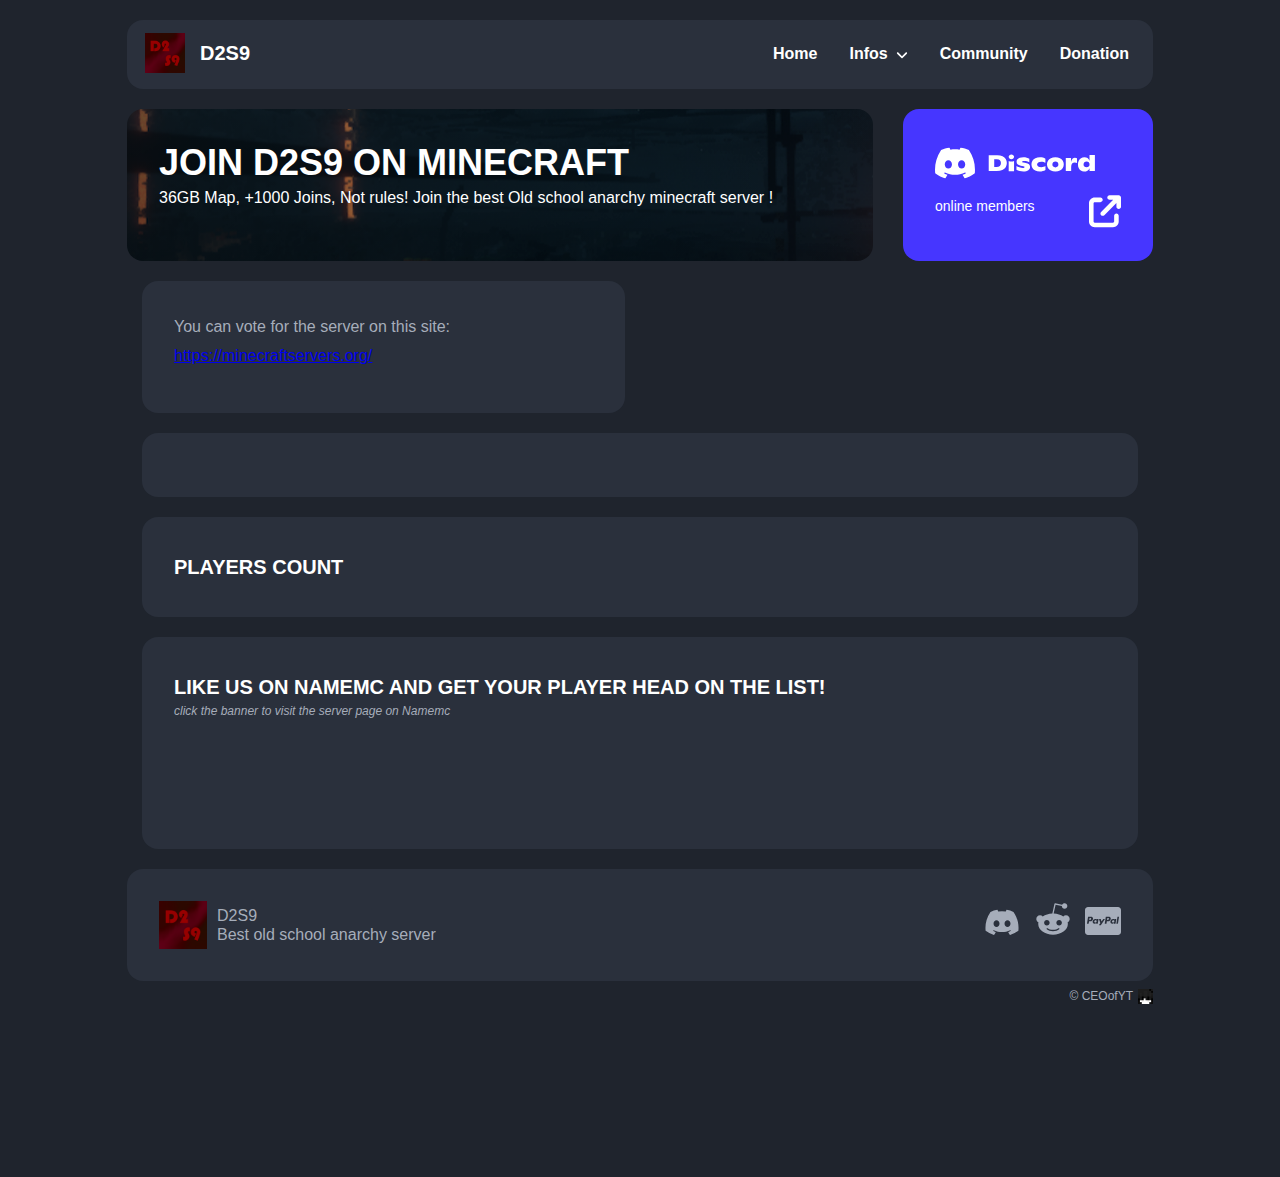
<file: d2s9.org/community.html>
<!DOCTYPE html>
<html lang="en">


<!-- Mirrored from d2s9.org/community.html by HTTrack Website Copier/3.x [XR&CO'2014], Thu, 06 Mar 2025 18:14:52 GMT -->
<!-- Added by HTTrack --><meta http-equiv="content-type" content="text/html;charset=utf-8" /><!-- /Added by HTTrack -->
<head>
    <!-- Google tag (gtag.js) -->
    <script async src="https://www.googletagmanager.com/gtag/js?id=G-YRB0JFWLNR"></script>
    <script>
    window.dataLayer = window.dataLayer || [];
    function gtag(){dataLayer.push(arguments);}
    gtag('js', new Date());

    gtag('config', 'G-YRB0JFWLNR');
    </script>
    <meta charset="UTF-8" />
    <meta name="viewport" content="width=device-width, initial-scale=1.0" />
    <meta name="title" content="0b0t.org Community - Best minecraft anarchy server!" />

    <meta name="description"
        content="0b0t is the best minecraft anarchy server! Dopest 2b2t alternative" />
    <meta name="keywords"
        content="4chan, v, vg, anarchy, minecraft, server, vanilla, 0B0T.net, 0b0t.org, 0b0t, PvP, pvp, Facepunch, facepunch, number, one, something awful, something, awful, 0b0t.org, dope, GOAT, melon, Gucci, Cope, PVP" />
    <meta name="news_keywords"
        content="minecraft, anarchy, server, cpvp, griefing, WiredTombstone, oldfag, anarchy minecraft, hacked client, minecraft hacked client, minecraft utility mod" />

    <meta http-equiv="X-UA-Compatible" content="ie=edge" />

    <!-- Facebook Meta Tags -->
    <meta property="og:title" content="D2S9.org Community - The best Old School Anarchy Server." />
    <meta property="og:description"
        content="Downgraded2Survive9 is an anarchic Semi-vanilla server in version 1.12.2 with a very active community, with currently 12GB of History, +700 unique Joins, No reboots forever, join and enjoy this experience." />
    <meta property="og:type" content="website" />
    <meta property="og:url" content="https://www.d2s9.org/" />
    <meta property="og:image" content="https://www.d2s9.org/img/banner.jpg" />

    <!-- Twitter Meta Tags -->
    <meta name="twitter:card" content="summary_large_image" />
    <meta property="twitter:domain" content="0b0t.org" />
    <meta property="twitter:url" content="https://0b0t.org/" />
    <meta name="twitter:title" content="0b0t.ORG Community - The dopest minecraft anarchy server!" />
    <meta name="twitter:description"
        content="0b0t is a survival anarchy minecraft server based around the idea that players can do basically anything." />
    <meta name="twitter:creator" content="@Minecraft" />
    <meta name="twitter:image" content="https://0b0t.org/img/banner.jpg" />

    <title>D2S9</title>

    <link rel="canonical" href="about.html" />

    <!--[if IE]>
    <link rel="shortcut icon" href="favicon.ico"/><![endif]-->

    <link rel="apple-touch-icon" sizes="180x180" href="img/apple-touch-icon.png" />
    <link rel="icon" type="image/png" sizes="32x32" href="img/favicon-32x32.png" />
    <link rel="icon" type="image/png" sizes="16x16" href="img/favicon-16x16.png" />
    <link rel="manifest" href="site.html" />

    <link rel="stylesheet" href="css/styles.css" />

</head>

<body>

    <div class="ctn">

        <header class="block header p8">
            <div class="row nowrap start-xxs between-md">
                
                <button class="navbar-toggler" type="button" data-target="#navbarContent"
                    aria-label="Toggle navigation">
                    <svg class="icon" xmlns="http://www.w3.org/2000/svg" viewBox="0 0 448 512"><path d="M0 96C0 78.3 14.3 64 32 64H416c17.7 0 32 14.3 32 32s-14.3 32-32 32H32C14.3 128 0 113.7 0 96zM0 256c0-17.7 14.3-32 32-32H416c17.7 0 32 14.3 32 32s-14.3 32-32 32H32c-17.7 0-32-14.3-32-32zM448 416c0 17.7-14.3 32-32 32H32c-17.7 0-32-14.3-32-32s14.3-32 32-32H416c17.7 0 32 14.3 32 32z"/></svg>
                </button>

                <div class="xxs xs nogrow">
                    <a href="index-2.html" title="D2S9 homepage" class="logo scale">
                        <img src="img/logo.png" alt="0b0t logo" />
                        <span class="logo-title">D2S9</span>
                    </a>
                </div>

                <nav class="xxs xs nogrow navbar">

                    <div id="navbarContent">
                        <ul class="navbar-nav">
                            <li class="nav-item">
                                <a class="nav-link" href="index-2.html">Home</a>
                            </li>
                            <li class="nav-item has-child">
                                <span class="nav-link">
                                    Infos 
                                    <svg class="icon" xmlns="http://www.w3.org/2000/svg" viewBox="0 0 448 512"><path d="M201.4 374.6c12.5 12.5 32.8 12.5 45.3 0l160-160c12.5-12.5 12.5-32.8 0-45.3s-32.8-12.5-45.3 0L224 306.7 86.6 169.4c-12.5-12.5-32.8-12.5-45.3 0s-12.5 32.8 0 45.3l160 160z"/></svg>
                                </span>
                                <ul class="subnav">
                                    <li class="subnav-item">
                                        <a class="subnav-link" href="about.html">About D2S9</a>
                                    </li>
                                    <li class="subnav-item">
                                        <a class="subnav-link" href="commands.html">Commands</a>
                                    </li>
                                </ul>
                            </li>
                            <li class="nav-item active">
                                <a class="nav-link" href="community.html">Community</a>
                            </li>
                            <li class="nav-item">
                                <a class="nav-link" href="donation.html">Donation</a>
                            </li>
                                    <svg xmlns="http://www.w3.org/2000/svg" viewBox="0 0 448 512"><path d="M288 32c-17.7 0-32 14.3-32 32s14.3 32 32 32h50.7L169.4 265.4c-12.5 12.5-12.5 32.8 0 45.3s32.8 12.5 45.3 0L384 141.3V192c0 17.7 14.3 32 32 32s32-14.3 32-32V64c0-17.7-14.3-32-32-32H288zM80 64C35.8 64 0 99.8 0 144V400c0 44.2 35.8 80 80 80H336c44.2 0 80-35.8 80-80V320c0-17.7-14.3-32-32-32s-32 14.3-32 32v80c0 8.8-7.2 16-16 16H80c-8.8 0-16-7.2-16-16V144c0-8.8 7.2-16 16-16h80c17.7 0 32-14.3 32-32s-14.3-32-32-32H80z"></path></svg>
                                </a>
                            </li>
                        </ul>
                    </div>
                </nav>

            </div>
        </header>

        <section class="row">
            <div class="xxs12 xs12 sm">
                <div class="block block-bg p32 flex text-white">
                    <div>
                        <h1 class="">Join D2S9 on Minecraft</h1>
                        <p class="">36GB Map, +1000 Joins, Not rules! Join the best Old school anarchy minecraft server !</p>
                    </div>
                </div>
            </div>

            <div class="xxs12 xs12 sm nogrow-sm">
                <a href="https://discord.com/invite/wGKM4HHnr6" title="Join D2S9 on Discord" class="block block-discord p32">
                    <svg class="block-discord-logo" viewBox="0 0 292 80" fill="none" xmlns="http://www.w3.org/2000/svg">
                        <g clip-path="url(#clip0)">
                            <g clip-path="url(#clip1)">
                                <path
                                    d="M61.7958 16.494C57.0736 14.2846 52.0244 12.6789 46.7456 11.7646C46.0973 12.9367 45.3399 14.5132 44.8177 15.7673C39.2062 14.9234 33.6463 14.9234 28.138 15.7673C27.6159 14.5132 26.8413 12.9367 26.1872 11.7646C20.9027 12.6789 15.8477 14.2905 11.1255 16.5057C1.60078 30.8988 -0.981215 44.9344 0.309785 58.7707C6.62708 63.4883 12.7493 66.3541 18.7682 68.2294C20.2543 66.1841 21.5797 64.0099 22.7215 61.7185C20.5469 60.8922 18.4641 59.8725 16.4961 58.6887C17.0182 58.3019 17.5289 57.8975 18.0223 57.4814C30.0257 63.0957 43.0677 63.0957 54.9277 57.4814C55.4269 57.8975 55.9375 58.3019 56.4539 58.6887C54.4801 59.8783 52.3916 60.898 50.217 61.7244C51.3588 64.0099 52.6785 66.19 54.1703 68.2352C60.195 66.3599 66.3229 63.4942 72.6402 58.7707C74.155 42.7309 70.0525 28.8242 61.7958 16.494ZM24.3568 50.2615C20.7535 50.2615 17.7985 46.8976 17.7985 42.8012C17.7985 38.7048 20.6904 35.3351 24.3568 35.3351C28.0233 35.3351 30.9782 38.6989 30.9151 42.8012C30.9208 46.8976 28.0233 50.2615 24.3568 50.2615ZM48.5932 50.2615C44.9899 50.2615 42.0349 46.8976 42.0349 42.8012C42.0349 38.7048 44.9267 35.3351 48.5932 35.3351C52.2596 35.3351 55.2146 38.6989 55.1515 42.8012C55.1515 46.8976 52.2596 50.2615 48.5932 50.2615Z"
                                    fill="white"></path>
                                <path
                                    d="M98.0293 26.1707H113.693C117.469 26.1707 120.659 26.7743 123.276 27.9757C125.886 29.177 127.843 30.8531 129.14 32.998C130.436 35.1429 131.09 37.5984 131.09 40.3645C131.09 43.072 130.413 45.5275 129.059 47.7251C127.705 49.9286 125.645 51.6692 122.874 52.9526C120.103 54.236 116.671 54.8806 112.569 54.8806H98.0293V26.1707ZM112.408 47.5845C114.95 47.5845 116.907 46.934 118.272 45.6388C119.638 44.3378 120.321 42.568 120.321 40.3235C120.321 38.243 119.712 36.5845 118.496 35.3421C117.28 34.0997 115.438 33.4727 112.976 33.4727H108.076V47.5845H112.408Z"
                                    fill="white"></path>
                                <path
                                    d="M154.541 54.8456C152.372 54.2713 150.415 53.4391 148.677 52.3432V45.5335C149.991 46.5707 151.752 47.4264 153.961 48.1003C156.17 48.7684 158.305 49.1024 160.37 49.1024C161.334 49.1024 162.063 48.9735 162.556 48.7156C163.05 48.4578 163.297 48.1472 163.297 47.7897C163.297 47.3795 163.165 47.0396 162.895 46.7641C162.625 46.4887 162.103 46.2601 161.329 46.0667L156.509 44.9591C153.749 44.3028 151.792 43.3944 150.628 42.2282C149.463 41.0678 148.883 39.5441 148.883 37.6571C148.883 36.0689 149.388 34.6918 150.41 33.5138C151.425 32.3359 152.871 31.4275 154.747 30.7887C156.624 30.1441 158.815 29.8218 161.334 29.8218C163.583 29.8218 165.643 30.0679 167.52 30.5602C169.396 31.0525 170.945 31.6795 172.179 32.4472V38.8878C170.916 38.1201 169.47 37.5165 167.818 37.0593C166.171 36.6081 164.479 36.3854 162.734 36.3854C160.215 36.3854 158.959 36.8249 158.959 37.6981C158.959 38.1084 159.154 38.4131 159.544 38.6182C159.934 38.8233 160.651 39.0343 161.69 39.257L165.706 39.9954C168.329 40.4584 170.285 41.273 171.57 42.4333C172.856 43.5937 173.498 45.3108 173.498 47.5846C173.498 50.0752 172.437 52.0502 170.308 53.5153C168.179 54.9804 165.161 55.7129 161.248 55.7129C158.947 55.7071 156.71 55.4199 154.541 54.8456Z"
                                    fill="white"></path>
                                <path
                                    d="M182.978 53.9839C180.678 52.8352 178.939 51.2764 177.78 49.3073C176.621 47.3382 176.036 45.123 176.036 42.6616C176.036 40.2003 176.638 37.9968 177.843 36.057C179.048 34.1172 180.815 32.5935 183.145 31.4859C185.474 30.3783 188.257 29.8274 191.499 29.8274C195.515 29.8274 198.849 30.6889 201.5 32.4118V39.919C200.565 39.2626 199.474 38.7293 198.229 38.3191C196.984 37.9089 195.653 37.7037 194.23 37.7037C191.74 37.7037 189.795 38.1667 188.389 39.0985C186.983 40.0303 186.278 41.2434 186.278 42.7495C186.278 44.2263 186.96 45.4336 188.326 46.383C189.692 47.3265 191.671 47.8012 194.27 47.8012C195.607 47.8012 196.927 47.6019 198.229 47.2093C199.526 46.8108 200.645 46.3244 201.58 45.75V53.011C198.637 54.816 195.223 55.7185 191.338 55.7185C188.068 55.7068 185.279 55.1325 182.978 53.9839Z"
                                    fill="white"></path>
                                <path
                                    d="M211.518 53.9841C209.2 52.8355 207.433 51.2649 206.216 49.2665C205 47.2681 204.386 45.0412 204.386 42.5798C204.386 40.1185 204.994 37.9208 206.216 35.9928C207.438 34.0647 209.194 32.5527 211.501 31.4568C213.801 30.3609 216.55 29.8159 219.734 29.8159C222.919 29.8159 225.667 30.3609 227.968 31.4568C230.269 32.5527 232.025 34.053 233.23 35.9693C234.435 37.8857 235.037 40.0833 235.037 42.574C235.037 45.0353 234.435 47.2623 233.23 49.2606C232.025 51.259 230.263 52.8296 227.945 53.9782C225.627 55.1269 222.89 55.7012 219.729 55.7012C216.567 55.7012 213.83 55.1327 211.518 53.9841ZM223.722 46.7055C224.698 45.7093 225.191 44.3907 225.191 42.7498C225.191 41.1089 224.703 39.802 223.722 38.835C222.747 37.8622 221.415 37.3758 219.729 37.3758C218.013 37.3758 216.67 37.8622 215.689 38.835C214.714 39.8079 214.226 41.1089 214.226 42.7498C214.226 44.3907 214.714 45.7093 215.689 46.7055C216.665 47.7018 218.013 48.2058 219.729 48.2058C221.415 48.1999 222.747 47.7018 223.722 46.7055Z"
                                    fill="white"></path>
                                <path
                                    d="M259.17 31.3395V40.2004C258.149 39.5147 256.829 39.1748 255.194 39.1748C253.053 39.1748 251.401 39.8371 250.253 41.1615C249.1 42.486 248.526 44.5488 248.526 47.3383V54.8865H238.686V30.8883H248.326V38.5185C248.859 35.7289 249.726 33.672 250.919 32.3416C252.107 31.0172 253.644 30.355 255.515 30.355C256.932 30.355 258.149 30.6832 259.17 31.3395Z"
                                    fill="white"></path>
                                <path
                                    d="M291.864 25.3503V54.8866H282.023V49.5127C281.191 51.5345 279.929 53.0758 278.231 54.1306C276.532 55.1797 274.432 55.7071 271.942 55.7071C269.716 55.7071 267.777 55.1562 266.118 54.0486C264.46 52.941 263.181 51.4232 262.28 49.4951C261.385 47.567 260.931 45.387 260.931 42.9491C260.903 40.435 261.379 38.1787 262.36 36.1803C263.336 34.1819 264.718 32.6231 266.497 31.5037C268.276 30.3844 270.307 29.8218 272.585 29.8218C277.273 29.8218 280.417 31.9022 282.023 36.0572V25.3503H291.864ZM280.555 46.5415C281.559 45.5452 282.058 44.2501 282.058 42.6678C282.058 41.1382 281.57 39.8899 280.595 38.9347C279.619 37.9795 278.282 37.4989 276.601 37.4989C274.943 37.4989 273.618 37.9853 272.625 38.9581C271.632 39.931 271.139 41.1909 271.139 42.7498C271.139 44.3087 271.632 45.5804 272.625 46.5649C273.618 47.5494 274.926 48.0417 276.561 48.0417C278.219 48.0359 279.55 47.5377 280.555 46.5415Z"
                                    fill="white"></path>
                                <path
                                    d="M139.382 33.4432C142.091 33.4432 144.288 31.4281 144.288 28.9424C144.288 26.4567 142.091 24.4417 139.382 24.4417C136.672 24.4417 134.476 26.4567 134.476 28.9424C134.476 31.4281 136.672 33.4432 139.382 33.4432Z"
                                    fill="white"></path>
                                <path
                                    d="M134.472 36.5435C137.478 37.8679 141.208 37.9265 144.283 36.5435V55.0154H134.472V36.5435Z"
                                    fill="white"></path>
                            </g>
                        </g>
                        <defs>
                            <clipPath id="clip0">
                                <rect width="292" height="56.4706" fill="white" transform="translate(0 11.7646)"></rect>
                            </clipPath>
                            <clipPath id="clip1">
                                <rect width="292" height="56.4706" fill="white" transform="translate(0 11.7646)"></rect>
                            </clipPath>
                        </defs>
                    </svg>
                    <div class="flex text-white">
                        <p><span class="discord-members"></span> online members</p>
                        <svg xmlns="http://www.w3.org/2000/svg" viewBox="0 0 448 512"><path d="M288 32c-17.7 0-32 14.3-32 32s14.3 32 32 32h50.7L169.4 265.4c-12.5 12.5-12.5 32.8 0 45.3s32.8 12.5 45.3 0L384 141.3V192c0 17.7 14.3 32 32 32s32-14.3 32-32V64c0-17.7-14.3-32-32-32H288zM80 64C35.8 64 0 99.8 0 144V400c0 44.2 35.8 80 80 80H336c44.2 0 80-35.8 80-80V320c0-17.7-14.3-32-32-32s-32 14.3-32 32v80c0 8.8-7.2 16-16 16H80c-8.8 0-16-7.2-16-16V144c0-8.8 7.2-16 16-16h80c17.7 0 32-14.3 32-32s-14.3-32-32-32H80z"/></svg>
                    </div>
                </a>
            </div>
        </section>
          
            <div class="xxs12 xs12 md6">
                <div class="block p32">
                    <h3 class="h3">You can vote for the server on this site:</h3>
                    <p><a class="text_link" href="https://minecraftservers.org/server/668372" target="_blank">https://minecraftservers.org/</a></p>
                </div>
            </div>
            
            <div class="xxs12 xs12">
                <div class="block p32">
                    <div id="server"></div>
                    <div id="players"></div>
                </div>
            </div>
            
            <div class="xxs12 xs12">
                <div class="block p32">
                    <h2 class="h2">Players count</h2>
                    <div id="plot" data-height="400"></div>
                </div>
            </div>


            <div class="xxs12 xs12">
                <div class="block p32">
                    <div id="namemc-server">
                        <h2 class="h2">Like us on namemc and get your player head on the list!</h2>
                        <p class="hint">click the banner to visit the server page on Namemc</p>
                        <iframe style="width:100%;height:90px;max-width:100%;border:none;display:block;margin:auto" src="https://es.namemc.com/server/d2s9.org/embed" width="100%" height="90"></iframe>
                        <div class="players"></div>
                    </div>
                </div>
            </div>
        </section>

        <footer  class="footer">
            <div class="block p32">
                <div class="row start-xxs between-sm">
                    <div class="xxs12 xs12 sm">
                        <div class="footer-logo">
                            <div class="footer-logo-img">
                                <img src="img/logo.png" alt="0b0t logo" />
                            </div>
                            <div class="footer-logo-text">
                                <p>D2S9</p>
                                <p>Best old school anarchy server</p>
                            </div>
                        </div>
                    </div>
                    <div class="xxs12 xs12 sm nogrow">
                        <div class="footer-social">
                            <a href="https://discord.gg/wGKM4HHnr6" title="Join us on Discord" class="footer-social-item discord">
                                <svg class="icon" xmlns="http://www.w3.org/2000/svg" viewBox="0 0 640 512"><path d="M524.531,69.836a1.5,1.5,0,0,0-.764-.7A485.065,485.065,0,0,0,404.081,32.03a1.816,1.816,0,0,0-1.923.91,337.461,337.461,0,0,0-14.9,30.6,447.848,447.848,0,0,0-134.426,0,309.541,309.541,0,0,0-15.135-30.6,1.89,1.89,0,0,0-1.924-.91A483.689,483.689,0,0,0,116.085,69.137a1.712,1.712,0,0,0-.788.676C39.068,183.651,18.186,294.69,28.43,404.354a2.016,2.016,0,0,0,.765,1.375A487.666,487.666,0,0,0,176.02,479.918a1.9,1.9,0,0,0,2.063-.676A348.2,348.2,0,0,0,208.12,430.4a1.86,1.86,0,0,0-1.019-2.588,321.173,321.173,0,0,1-45.868-21.853,1.885,1.885,0,0,1-.185-3.126c3.082-2.309,6.166-4.711,9.109-7.137a1.819,1.819,0,0,1,1.9-.256c96.229,43.917,200.41,43.917,295.5,0a1.812,1.812,0,0,1,1.924.233c2.944,2.426,6.027,4.851,9.132,7.16a1.884,1.884,0,0,1-.162,3.126,301.407,301.407,0,0,1-45.89,21.83,1.875,1.875,0,0,0-1,2.611,391.055,391.055,0,0,0,30.014,48.815,1.864,1.864,0,0,0,2.063.7A486.048,486.048,0,0,0,610.7,405.729a1.882,1.882,0,0,0,.765-1.352C623.729,277.594,590.933,167.465,524.531,69.836ZM222.491,337.58c-28.972,0-52.844-26.587-52.844-59.239S193.056,219.1,222.491,219.1c29.665,0,53.306,26.82,52.843,59.239C275.334,310.993,251.924,337.58,222.491,337.58Zm195.38,0c-28.971,0-52.843-26.587-52.843-59.239S388.437,219.1,417.871,219.1c29.667,0,53.307,26.82,52.844,59.239C470.715,310.993,447.538,337.58,417.871,337.58Z"/></svg>
                            </a>
                            <a href="https://www.reddit.com/r/D2S9/" title="Join us on Reddit" class="footer-social-item reddit">
                                <svg class="icon" xmlns="http://www.w3.org/2000/svg" viewBox="0 0 512 512"><path d="M440.3 203.5c-15 0-28.2 6.2-37.9 15.9-35.7-24.7-83.8-40.6-137.1-42.3L293 52.3l88.2 19.8c0 21.6 17.6 39.2 39.2 39.2 22 0 39.7-18.1 39.7-39.7s-17.6-39.7-39.7-39.7c-15.4 0-28.7 9.3-35.3 22l-97.4-21.6c-4.9-1.3-9.7 2.2-11 7.1L246.3 177c-52.9 2.2-100.5 18.1-136.3 42.8-9.7-10.1-23.4-16.3-38.4-16.3-55.6 0-73.8 74.6-22.9 100.1-1.8 7.9-2.6 16.3-2.6 24.7 0 83.8 94.4 151.7 210.3 151.7 116.4 0 210.8-67.9 210.8-151.7 0-8.4-.9-17.2-3.1-25.1 49.9-25.6 31.5-99.7-23.8-99.7zM129.4 308.9c0-22 17.6-39.7 39.7-39.7 21.6 0 39.2 17.6 39.2 39.7 0 21.6-17.6 39.2-39.2 39.2-22 .1-39.7-17.6-39.7-39.2zm214.3 93.5c-36.4 36.4-139.1 36.4-175.5 0-4-3.5-4-9.7 0-13.7 3.5-3.5 9.7-3.5 13.2 0 27.8 28.5 120 29 149 0 3.5-3.5 9.7-3.5 13.2 0 4.1 4 4.1 10.2.1 13.7zm-.8-54.2c-21.6 0-39.2-17.6-39.2-39.2 0-22 17.6-39.7 39.2-39.7 22 0 39.7 17.6 39.7 39.7-.1 21.5-17.7 39.2-39.7 39.2z"/></svg>
                            </a>
                            <a href="https://www.paypal.com/paypalme/CEOYoutube" title="Help us and donate" class="footer-social-item paypal">
                                <svg class="icon" xmlns="http://www.w3.org/2000/svg" viewBox="0 0 576 512"><!--! Font Awesome Pro 6.2.0 by @fontawesome - https://fontawesome.com License - https://fontawesome.com/license (Commercial License) Copyright 2022 Fonticons, Inc. --><path d="M186.3 258.2c0 12.2-9.7 21.5-22 21.5-9.2 0-16-5.2-16-15 0-12.2 9.5-22 21.7-22 9.3 0 16.3 5.7 16.3 15.5zM80.5 209.7h-4.7c-1.5 0-3 1-3.2 2.7l-4.3 26.7 8.2-.3c11 0 19.5-1.5 21.5-14.2 2.3-13.4-6.2-14.9-17.5-14.9zm284 0H360c-1.8 0-3 1-3.2 2.7l-4.2 26.7 8-.3c13 0 22-3 22-18-.1-10.6-9.6-11.1-18.1-11.1zM576 80v352c0 26.5-21.5 48-48 48H48c-26.5 0-48-21.5-48-48V80c0-26.5 21.5-48 48-48h480c26.5 0 48 21.5 48 48zM128.3 215.4c0-21-16.2-28-34.7-28h-40c-2.5 0-5 2-5.2 4.7L32 294.2c-.3 2 1.2 4 3.2 4h19c2.7 0 5.2-2.9 5.5-5.7l4.5-26.6c1-7.2 13.2-4.7 18-4.7 28.6 0 46.1-17 46.1-45.8zm84.2 8.8h-19c-3.8 0-4 5.5-4.2 8.2-5.8-8.5-14.2-10-23.7-10-24.5 0-43.2 21.5-43.2 45.2 0 19.5 12.2 32.2 31.7 32.2 9 0 20.2-4.9 26.5-11.9-.5 1.5-1 4.7-1 6.2 0 2.3 1 4 3.2 4H200c2.7 0 5-2.9 5.5-5.7l10.2-64.3c.3-1.9-1.2-3.9-3.2-3.9zm40.5 97.9l63.7-92.6c.5-.5.5-1 .5-1.7 0-1.7-1.5-3.5-3.2-3.5h-19.2c-1.7 0-3.5 1-4.5 2.5l-26.5 39-11-37.5c-.8-2.2-3-4-5.5-4h-18.7c-1.7 0-3.2 1.8-3.2 3.5 0 1.2 19.5 56.8 21.2 62.1-2.7 3.8-20.5 28.6-20.5 31.6 0 1.8 1.5 3.2 3.2 3.2h19.2c1.8-.1 3.5-1.1 4.5-2.6zm159.3-106.7c0-21-16.2-28-34.7-28h-39.7c-2.7 0-5.2 2-5.5 4.7l-16.2 102c-.2 2 1.3 4 3.2 4h20.5c2 0 3.5-1.5 4-3.2l4.5-29c1-7.2 13.2-4.7 18-4.7 28.4 0 45.9-17 45.9-45.8zm84.2 8.8h-19c-3.8 0-4 5.5-4.3 8.2-5.5-8.5-14-10-23.7-10-24.5 0-43.2 21.5-43.2 45.2 0 19.5 12.2 32.2 31.7 32.2 9.3 0 20.5-4.9 26.5-11.9-.3 1.5-1 4.7-1 6.2 0 2.3 1 4 3.2 4H484c2.7 0 5-2.9 5.5-5.7l10.2-64.3c.3-1.9-1.2-3.9-3.2-3.9zm47.5-33.3c0-2-1.5-3.5-3.2-3.5h-18.5c-1.5 0-3 1.2-3.2 2.7l-16.2 104-.3.5c0 1.8 1.5 3.5 3.5 3.5h16.5c2.5 0 5-2.9 5.2-5.7L544 191.2v-.3zm-90 51.8c-12.2 0-21.7 9.7-21.7 22 0 9.7 7 15 16.2 15 12 0 21.7-9.2 21.7-21.5.1-9.8-6.9-15.5-16.2-15.5z"/></svg>
                            </a>
                        </div>
                    </div>
                </div>
            </div>
        </footer>

        <p class="text-center small copyright">&copy; CEOofYT <img src="img/ceo-head.png" alt="CEO"></p>

    </div>

    <div class="modal egg-modal">
        <div class="block p32">
            <h2 class="h2">Egg modal</h2>
            <div class="modal-content"></div>
        </div>
    </div>

    <div class="thunder">
        <canvas id="canvas1"></canvas>
        <canvas id="canvas2"></canvas>
        <canvas id="canvas3"></canvas>
    </div>

    <div id="skins">
        <div id="skins1"></div>
        <div id="skins2"></div>
    </div>

    <script src="lib/jquery/jquery-3.6.1.min.html"></script>
    <script src="lib/plotly/plotly-2.6.4.min.html" type="text/javascript"></script>
    <script src="lib/three/three.min.html"></script>
    <script src="lib/minerender/skin.html"></script>
    <script src="lib/egg/egg.min.html"></script>

    <script src="js/min/plotly.d2s9-min.html" type="text/javascript"></script>
    <script src="js/min/mcsrvstat.d2s9-min.html" type="text/javascript"></script>
    
    <script src="js/min/community-min.html" type="text/javascript"></script>
    <script src="js/min/thunder-min.html" type="text/javascript"></script>
    <script src="js/min/project-min.html" type="text/javascript"></script>
</body>


<!-- Mirrored from d2s9.org/community.html by HTTrack Website Copier/3.x [XR&CO'2014], Thu, 06 Mar 2025 18:14:55 GMT -->
</html>
</file>
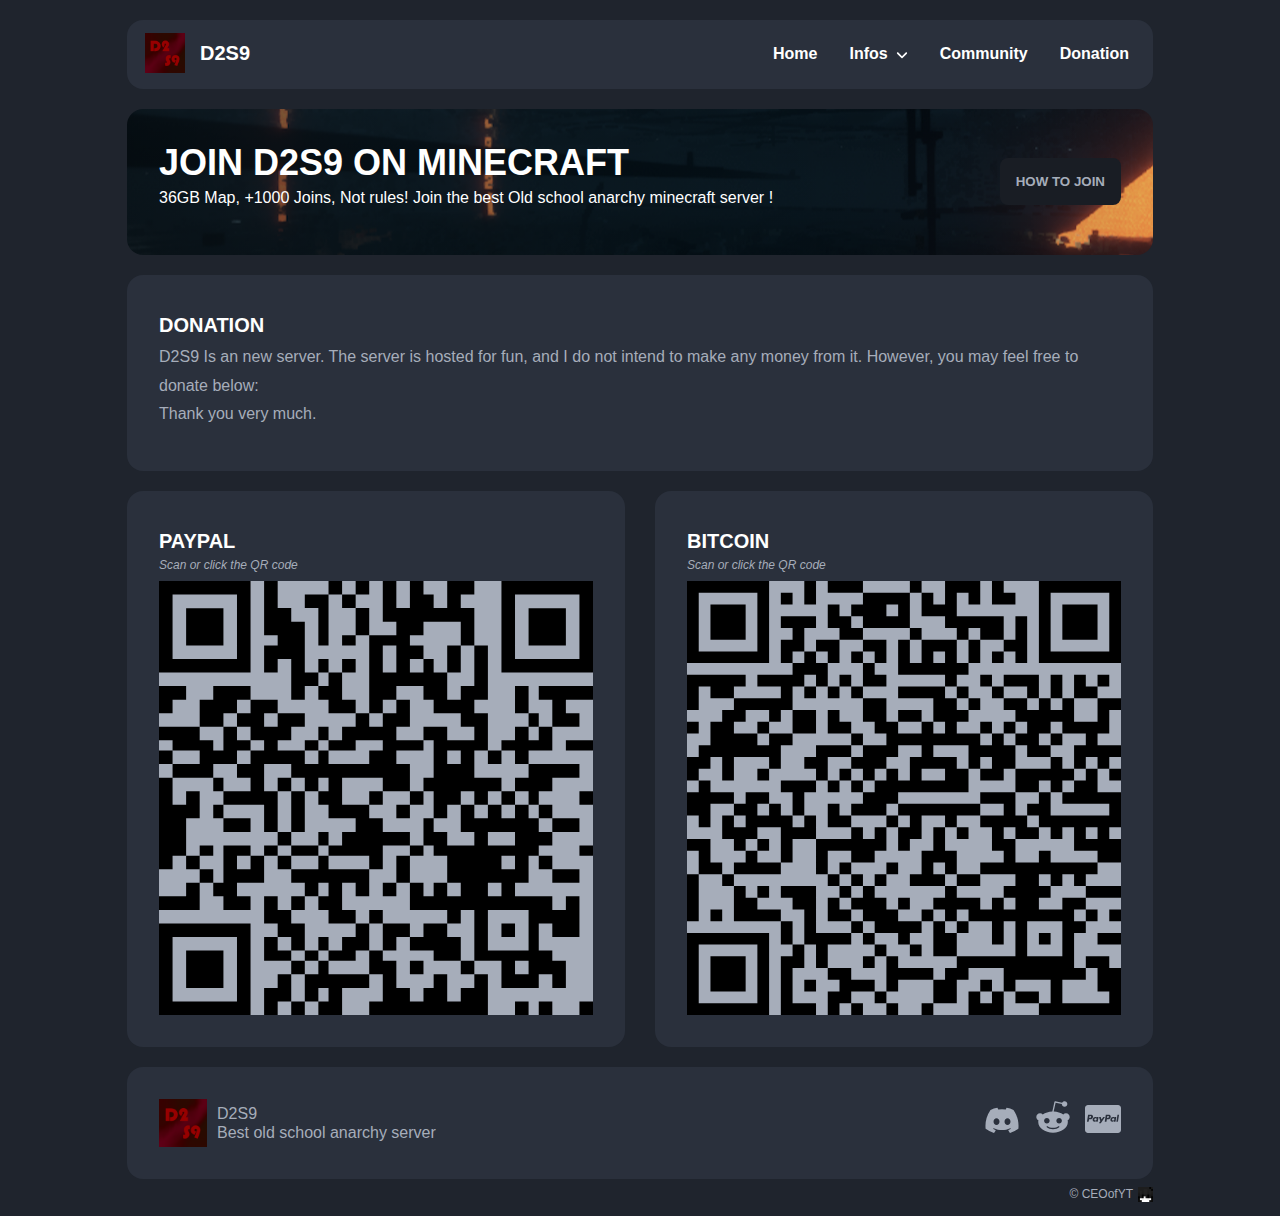
<file: d2s9.org/donation.html>
<!DOCTYPE html>
<html lang="en">


<!-- Mirrored from d2s9.org/donation.html by HTTrack Website Copier/3.x [XR&CO'2014], Thu, 06 Mar 2025 18:14:55 GMT -->
<!-- Added by HTTrack --><meta http-equiv="content-type" content="text/html;charset=utf-8" /><!-- /Added by HTTrack -->
<head>
    <meta charset="UTF-8" />
    <meta name="viewport" content="width=device-width, initial-scale=1.0" />
    <meta name="title" content="About 2b2t.ddns.net - Best minecraft anarchy server!" />

    <meta name="description"
        content="2b2t is the best minecraft anarchy server!" />
    <meta name="keywords"
        content="4chan, v, vg, anarchy, minecraft, server, vanilla, 0B0T.net, 2b2t.ddns.net, 2b2t, PvP, pvp, Facepunch, facepunch, number, one, something awful, something, awful, 2b2t.ddns.net, dope, GOAT, melon, Gucci, Cope, PVP" />
    <meta name="news_keywords"
        content="minecraft, anarchy, server, cpvp, griefing, WiredTombstone, oldfag, anarchy minecraft, hacked client, minecraft hacked client, minecraft utility mod" />

    <meta http-equiv="X-UA-Compatible" content="ie=edge" />

    <!-- Facebook Meta Tags -->
    <meta property="og:title" content="D2S9.org - The best Old School Anarchy Server." />
    <meta property="og:description"
        content="Downgraded2Survive9 is an anarchic Semi-vanilla server in version 1.12.2 with a very active community, with currently 12GB of History, +700 unique Joins, No reboots forever, join and enjoy this experience." />
    <meta property="og:type" content="website" />
    <meta property="og:url" content="index.html" />
    <meta property="og:image" content="img/banner.jpg" />

    <!-- Twitter Meta Tags -->
    <meta name="twitter:card" content="summary_large_image" />
    <meta property="twitter:domain" content="2b2t.ddns.net" />
    <meta property="twitter:url" content="http://2b2t.rf.gd/" />
    <meta name="twitter:title" content="2b2t.ddns.net - The most peaceful minecraft server!" />
    <meta name="twitter:description"
        content="2b2t is a survival anarchy minecraft server based around the idea that players can do basically anything." />
    <meta name="twitter:creator" content="@Minecraft" />
    <meta name="twitter:image" content="img/banner.jpg" />

    <title>Donation</title>

    <link rel="canonical" href="about.html" />

    <!--[if IE]>
    <link rel="shortcut icon" href="favicon.ico"/><![endif]-->

    <link rel="apple-touch-icon" sizes="180x180" href="img/apple-touch-icon.png" />
    <link rel="icon" type="image/png" sizes="32x32" href="img/favicon-32x32.png" />
    <link rel="icon" type="image/png" sizes="16x16" href="img/favicon-16x16.png" />
    <link rel="manifest" href="site.html" />

    <link rel="stylesheet" href="css/styles.css" />

</head>

<body>

    <div class="ctn">

        <header class="block header p8">
            <div class="row nowrap start-xxs between-sm">
                
                <button class="navbar-toggler" type="button" data-target="#navbarContent"
                    aria-label="Toggle navigation">
                    <svg class="icon" xmlns="http://www.w3.org/2000/svg" viewBox="0 0 448 512"><path d="M0 96C0 78.3 14.3 64 32 64H416c17.7 0 32 14.3 32 32s-14.3 32-32 32H32C14.3 128 0 113.7 0 96zM0 256c0-17.7 14.3-32 32-32H416c17.7 0 32 14.3 32 32s-14.3 32-32 32H32c-17.7 0-32-14.3-32-32zM448 416c0 17.7-14.3 32-32 32H32c-17.7 0-32-14.3-32-32s14.3-32 32-32H416c17.7 0 32 14.3 32 32z"/></svg>
                </button>

                <div class="xxs xs nogrow">
                    <a href="index-2.html" title="D2S9 homepage" class="logo scale">
                        <img src="img/logo.png" alt="2b2t logo" />
                        <span class="logo-title">D2S9</span>
                    </a>
                </div>

                <nav class="xxs xs nogrow navbar">

                    <div id="navbarContent">
                        <ul class="navbar-nav">
                            <li class="nav-item">
                                <a class="nav-link" href="index-2.html">Home</a>
                            </li>
                            <li class="nav-item has-child">
                                <span class="nav-link">
                                    Infos 
                                    <svg class="icon" xmlns="http://www.w3.org/2000/svg" viewBox="0 0 448 512"><path d="M201.4 374.6c12.5 12.5 32.8 12.5 45.3 0l160-160c12.5-12.5 12.5-32.8 0-45.3s-32.8-12.5-45.3 0L224 306.7 86.6 169.4c-12.5-12.5-32.8-12.5-45.3 0s-12.5 32.8 0 45.3l160 160z"/></svg>
                                </span>
                                <ul class="subnav">
                                    <li class="subnav-item">
                                        <a class="subnav-link" href="about.html">About D2S9</a>
                                    </li>
                                    <li class="subnav-item">
                                        <a class="subnav-link" href="commands.html">Commands</a>
                                    </li>
                                </ul>
                            </li>
                            <li class="nav-item">
                                <a class="nav-link" href="community.html">Community</a>
                            </li>
                            <li class="nav-item">
                                <a class="nav-link" href="donation.html">Donation</a>
                            </li>
                        </ul>
                    </div>
                </nav>

            </div>
        </header>

        <section class="row">
            <div class="xxs12 xs12 sm">
                <div class="block block-bg p32 flex text-white">
                    <div>
                        <h1 class="">Join D2S9 on Minecraft</h1>
                        <p class="">36GB Map, +1000 Joins, Not rules! Join the best Old school anarchy minecraft server !
                        </p>
                    </div>
                    <button class="btn large scale modal-btn" data-target="modal-how-to-join">How to join</button>
                </div>
            </div>
        </section>

        <section class="row">
            <div class="xxs12 xs12">
                <div class="block p32 wysiwyg">
                    <h1 class="h2">Donation</h1>
                    <p>D2S9 Is an new server. The server is hosted for fun, and I do not intend to make any money from it. However, you may feel free to donate below: <br/><b>Thank you very
                        much.</b></p>
                </div>
            </div>
            <div class="xxs12 xs12 md6">
                <div class="block p32">
                    <h2 class="h2">Paypal</h2>
                    <p class="hint">Scan or click the QR code</p>
                    <form class="card fluid shadow-box" action="https://www.paypal.com/paypalme/CEOYoutube" method="post" target="_top" style="line-height:0;">
                        <input type="hidden" name="hosted_button_id" value="CFTY7UEX6AST2"/>
                        <input width="100%" type="image" class="qr-code" src="img/qr_paypal.svg" border="0" name="submit"
                               title="PayPal - The safer, easier way to pay online!" alt="Donate with PayPal button" style="line-height:0;"/>
                    </form>
                </div>
            </div>
            <div class="xxs12 xs12 md6">
                <div class="block p32">
                    <h2 class="h2">Bitcoin</h2>
                    <p class="hint">Scan or click the QR code</p>
                    <a class="qr-code" href="bitcoin:bc1qmxprtnqvq8wlrwppxg3z4x07ftatcamc5sx6vl?message=2b2t.ddns.net%20Donation" style="line-height:0; display: block;"><img
                        width="100%" src="img/qr_bitcoin.svg" alt="Bitcoin QR-Code"
                        title="Bitcoin - In cryptography we trust!"/></a>
                </div>
            </div>
        </section>

        <footer  class="footer">
            <div class="block p32">
                <div class="row start-xxs between-sm">
                    <div class="xxs12 xs12 sm nogrow">
                        <div class="footer-logo">
                            <div class="footer-logo-img">
                                <img src="img/logo.png" alt="2b2t logo" />
                            </div>
                            <div class="footer-logo-text">
                                <p>D2S9</p>
                                <p>Best old school anarchy server</p>
                            </div>
                        </div>
                    </div>
                    <div class="xxs12 xs12 sm nogrow">
                        <div class="footer-social">
                            <a href="https://discord.gg/wGKM4HHnr6" title="Join us on Discord" class="footer-social-item discord">
                                <svg class="icon" xmlns="http://www.w3.org/2000/svg" viewBox="0 0 640 512"><path d="M524.531,69.836a1.5,1.5,0,0,0-.764-.7A485.065,485.065,0,0,0,404.081,32.03a1.816,1.816,0,0,0-1.923.91,337.461,337.461,0,0,0-14.9,30.6,447.848,447.848,0,0,0-134.426,0,309.541,309.541,0,0,0-15.135-30.6,1.89,1.89,0,0,0-1.924-.91A483.689,483.689,0,0,0,116.085,69.137a1.712,1.712,0,0,0-.788.676C39.068,183.651,18.186,294.69,28.43,404.354a2.016,2.016,0,0,0,.765,1.375A487.666,487.666,0,0,0,176.02,479.918a1.9,1.9,0,0,0,2.063-.676A348.2,348.2,0,0,0,208.12,430.4a1.86,1.86,0,0,0-1.019-2.588,321.173,321.173,0,0,1-45.868-21.853,1.885,1.885,0,0,1-.185-3.126c3.082-2.309,6.166-4.711,9.109-7.137a1.819,1.819,0,0,1,1.9-.256c96.229,43.917,200.41,43.917,295.5,0a1.812,1.812,0,0,1,1.924.233c2.944,2.426,6.027,4.851,9.132,7.16a1.884,1.884,0,0,1-.162,3.126,301.407,301.407,0,0,1-45.89,21.83,1.875,1.875,0,0,0-1,2.611,391.055,391.055,0,0,0,30.014,48.815,1.864,1.864,0,0,0,2.063.7A486.048,486.048,0,0,0,610.7,405.729a1.882,1.882,0,0,0,.765-1.352C623.729,277.594,590.933,167.465,524.531,69.836ZM222.491,337.58c-28.972,0-52.844-26.587-52.844-59.239S193.056,219.1,222.491,219.1c29.665,0,53.306,26.82,52.843,59.239C275.334,310.993,251.924,337.58,222.491,337.58Zm195.38,0c-28.971,0-52.843-26.587-52.843-59.239S388.437,219.1,417.871,219.1c29.667,0,53.307,26.82,52.844,59.239C470.715,310.993,447.538,337.58,417.871,337.58Z"/></svg>
                            </a>
                            <a href="https://www.reddit.com/r/D2S9/" title="Join us on Reddit" class="footer-social-item reddit">
                                <svg class="icon" xmlns="http://www.w3.org/2000/svg" viewBox="0 0 512 512"><path d="M440.3 203.5c-15 0-28.2 6.2-37.9 15.9-35.7-24.7-83.8-40.6-137.1-42.3L293 52.3l88.2 19.8c0 21.6 17.6 39.2 39.2 39.2 22 0 39.7-18.1 39.7-39.7s-17.6-39.7-39.7-39.7c-15.4 0-28.7 9.3-35.3 22l-97.4-21.6c-4.9-1.3-9.7 2.2-11 7.1L246.3 177c-52.9 2.2-100.5 18.1-136.3 42.8-9.7-10.1-23.4-16.3-38.4-16.3-55.6 0-73.8 74.6-22.9 100.1-1.8 7.9-2.6 16.3-2.6 24.7 0 83.8 94.4 151.7 210.3 151.7 116.4 0 210.8-67.9 210.8-151.7 0-8.4-.9-17.2-3.1-25.1 49.9-25.6 31.5-99.7-23.8-99.7zM129.4 308.9c0-22 17.6-39.7 39.7-39.7 21.6 0 39.2 17.6 39.2 39.7 0 21.6-17.6 39.2-39.2 39.2-22 .1-39.7-17.6-39.7-39.2zm214.3 93.5c-36.4 36.4-139.1 36.4-175.5 0-4-3.5-4-9.7 0-13.7 3.5-3.5 9.7-3.5 13.2 0 27.8 28.5 120 29 149 0 3.5-3.5 9.7-3.5 13.2 0 4.1 4 4.1 10.2.1 13.7zm-.8-54.2c-21.6 0-39.2-17.6-39.2-39.2 0-22 17.6-39.7 39.2-39.7 22 0 39.7 17.6 39.7 39.7-.1 21.5-17.7 39.2-39.7 39.2z"/></svg>
                            </a>
                            <a href="https://www.paypal.com/paypalme/CEOYoutube" title="Help us and donate" class="footer-social-item paypal">
                                <svg class="icon" xmlns="http://www.w3.org/2000/svg" viewBox="0 0 576 512"><!--! Font Awesome Pro 6.2.0 by @fontawesome - https://fontawesome.com License - https://fontawesome.com/license (Commercial License) Copyright 2022 Fonticons, Inc. --><path d="M186.3 258.2c0 12.2-9.7 21.5-22 21.5-9.2 0-16-5.2-16-15 0-12.2 9.5-22 21.7-22 9.3 0 16.3 5.7 16.3 15.5zM80.5 209.7h-4.7c-1.5 0-3 1-3.2 2.7l-4.3 26.7 8.2-.3c11 0 19.5-1.5 21.5-14.2 2.3-13.4-6.2-14.9-17.5-14.9zm284 0H360c-1.8 0-3 1-3.2 2.7l-4.2 26.7 8-.3c13 0 22-3 22-18-.1-10.6-9.6-11.1-18.1-11.1zM576 80v352c0 26.5-21.5 48-48 48H48c-26.5 0-48-21.5-48-48V80c0-26.5 21.5-48 48-48h480c26.5 0 48 21.5 48 48zM128.3 215.4c0-21-16.2-28-34.7-28h-40c-2.5 0-5 2-5.2 4.7L32 294.2c-.3 2 1.2 4 3.2 4h19c2.7 0 5.2-2.9 5.5-5.7l4.5-26.6c1-7.2 13.2-4.7 18-4.7 28.6 0 46.1-17 46.1-45.8zm84.2 8.8h-19c-3.8 0-4 5.5-4.2 8.2-5.8-8.5-14.2-10-23.7-10-24.5 0-43.2 21.5-43.2 45.2 0 19.5 12.2 32.2 31.7 32.2 9 0 20.2-4.9 26.5-11.9-.5 1.5-1 4.7-1 6.2 0 2.3 1 4 3.2 4H200c2.7 0 5-2.9 5.5-5.7l10.2-64.3c.3-1.9-1.2-3.9-3.2-3.9zm40.5 97.9l63.7-92.6c.5-.5.5-1 .5-1.7 0-1.7-1.5-3.5-3.2-3.5h-19.2c-1.7 0-3.5 1-4.5 2.5l-26.5 39-11-37.5c-.8-2.2-3-4-5.5-4h-18.7c-1.7 0-3.2 1.8-3.2 3.5 0 1.2 19.5 56.8 21.2 62.1-2.7 3.8-20.5 28.6-20.5 31.6 0 1.8 1.5 3.2 3.2 3.2h19.2c1.8-.1 3.5-1.1 4.5-2.6zm159.3-106.7c0-21-16.2-28-34.7-28h-39.7c-2.7 0-5.2 2-5.5 4.7l-16.2 102c-.2 2 1.3 4 3.2 4h20.5c2 0 3.5-1.5 4-3.2l4.5-29c1-7.2 13.2-4.7 18-4.7 28.4 0 45.9-17 45.9-45.8zm84.2 8.8h-19c-3.8 0-4 5.5-4.3 8.2-5.5-8.5-14-10-23.7-10-24.5 0-43.2 21.5-43.2 45.2 0 19.5 12.2 32.2 31.7 32.2 9.3 0 20.5-4.9 26.5-11.9-.3 1.5-1 4.7-1 6.2 0 2.3 1 4 3.2 4H484c2.7 0 5-2.9 5.5-5.7l10.2-64.3c.3-1.9-1.2-3.9-3.2-3.9zm47.5-33.3c0-2-1.5-3.5-3.2-3.5h-18.5c-1.5 0-3 1.2-3.2 2.7l-16.2 104-.3.5c0 1.8 1.5 3.5 3.5 3.5h16.5c2.5 0 5-2.9 5.2-5.7L544 191.2v-.3zm-90 51.8c-12.2 0-21.7 9.7-21.7 22 0 9.7 7 15 16.2 15 12 0 21.7-9.2 21.7-21.5.1-9.8-6.9-15.5-16.2-15.5z"/></svg>
                            </a>
                        </div>
                    </div>
                </div>
            </div>
        </footer>

        <p class="text-center small copyright">&copy; CEOofYT <img src="img/ceo-head.png" alt="CEO"></p>

    </div>

    <div class="modal modal-how-to-join">
        <div class="block p32">
            <h2 class="h2">Ways to play</h2>
            <p class="text-white">Join other players on D2S9 now!</p>

            <h3 class="line-title">Minecraft for PC</h3>
            <div class="flex-gap">
                <div class="bg-text">
                    <div class="ml8">
                        <div>Java Edition</div>
                        <div class="small-text">d2s9.org</div>
                    </div>
                    <span class="copy-btn" data-value="d2s9.org"><button class="btn">Copy ip</button></span>
                </div>
                
                </div>
            </div>
        </div>
    </div>

    <script src="js/jquery-1.9.1.min.js"></script>
    <script src="js/project.js" type="text/javascript"></script>
</body>


<!-- Mirrored from d2s9.org/donation.html by HTTrack Website Copier/3.x [XR&CO'2014], Thu, 06 Mar 2025 18:14:56 GMT -->
</html>
</file>
<file: css/styles.css>
@charset "UTF-8";
html,
body,
div,
span,
applet,
object,
iframe,
h1,
h2,
h3,
h4,
h5,
h6,
p,
blockquote,
pre,
a,
abbr,
acronym,
address,
big,
cite,
code,
del,
dfn,
em,
img,
ins,
kbd,
q,
s,
samp,
small,
strike,
strong,
sub,
sup,
tt,
var,
b,
u,
i,
center,
dl,
dt,
dd,
ol,
ul,
li,
fieldset,
form,
label,
legend,
table,
caption,
tbody,
tfoot,
thead,
tr,
th,
td,
article,
aside,
canvas,
details,
embed,
figure,
figcaption,
footer,
header,
hgroup,
menu,
nav,
output,
ruby,
section,
summary,
time,
mark,
audio,
video {
  border: 0;
  font: inherit;
  font-size: 100%;
  margin: 0;
  padding: 0;
  vertical-align: baseline;
}

article,
aside,
details,
figcaption,
figure,
footer,
header,
hgroup,
menu,
nav,
section {
  display: block;
}

ol,
ul {
  list-style: none;
}

blockquote,
q {
  quotes: none;
}
blockquote::before, blockquote::after,
q::before,
q::after {
  content: none;
}

table {
  border-collapse: collapse;
  border-spacing: 0;
}

a:hover,
a:focus,
a:active {
  outline: 0;
}

button,
input,
textarea {
  appearance: none;
}

* {
  box-sizing: border-box;
}

*::before,
*::after {
  box-sizing: border-box;
}

.ctn,
.ctn-small {
  margin-left: auto;
  margin-right: auto;
  padding-left: break(xxs, gutter-ctn);
  padding-right: break(xxs, gutter-ctn);
}

.flex,
.col,
.row,
#players {
  box-sizing: border-box;
  display: flex;
  flex: 0 0 auto;
  flex-wrap: wrap;
  justify-content: space-between;
}

.row, #players {
  flex-direction: row;
}

.row.reverse, .reverse#players {
  flex-direction: row-reverse;
}

.col {
  flex-direction: column;
}

.col.reverse {
  flex-direction: column-reverse;
}

.wrap {
  flex-wrap: wrap;
}

.nowrap {
  flex-wrap: nowrap;
}

.ctn-fluid,
.ctn,
.ctn-small {
  padding-left: 2rem;
  padding-right: 2rem;
}

.ctn,
.container {
  width: 100%;
}

.ctn-small {
  width: 100%;
}

.row, #players,
.col {
  margin-left: -1rem;
  margin-right: -1rem;
}
.row::before, #players::before, .row::after, #players::after,
.col::before,
.col::after {
  content: none;
}

.row-xxs {
  box-sizing: border-box;
  display: flex;
  flex: 0 0 auto;
  flex-flow: row wrap;
  justify-content: space-between;
}

.col-xxs {
  flex-direction: column;
}

.xxs1,
.col-xxs-1 {
  flex-basis: 8.3333333333%;
  max-width: 8.3333333333%;
}

.col-xxs-1 {
  float: none;
}

.offset-xxs1 {
  margin-left: 8.3333333333%;
}

.xxs2,
.col-xxs-2 {
  flex-basis: 16.6666666667%;
  max-width: 16.6666666667%;
}

.col-xxs-2 {
  float: none;
}

.offset-xxs2 {
  margin-left: 16.6666666667%;
}

.xxs3,
.col-xxs-3 {
  flex-basis: 25%;
  max-width: 25%;
}

.col-xxs-3 {
  float: none;
}

.offset-xxs3 {
  margin-left: 25%;
}

.xxs4,
.col-xxs-4 {
  flex-basis: 33.3333333333%;
  max-width: 33.3333333333%;
}

.col-xxs-4 {
  float: none;
}

.offset-xxs4 {
  margin-left: 33.3333333333%;
}

.xxs5,
.col-xxs-5 {
  flex-basis: 41.6666666667%;
  max-width: 41.6666666667%;
}

.col-xxs-5 {
  float: none;
}

.offset-xxs5 {
  margin-left: 41.6666666667%;
}

.xxs6,
.col-xxs-6 {
  flex-basis: 50%;
  max-width: 50%;
}

.col-xxs-6 {
  float: none;
}

.offset-xxs6 {
  margin-left: 50%;
}

.xxs7,
.col-xxs-7 {
  flex-basis: 58.3333333333%;
  max-width: 58.3333333333%;
}

.col-xxs-7 {
  float: none;
}

.offset-xxs7 {
  margin-left: 58.3333333333%;
}

.xxs8,
.col-xxs-8 {
  flex-basis: 66.6666666667%;
  max-width: 66.6666666667%;
}

.col-xxs-8 {
  float: none;
}

.offset-xxs8 {
  margin-left: 66.6666666667%;
}

.xxs9,
.col-xxs-9 {
  flex-basis: 75%;
  max-width: 75%;
}

.col-xxs-9 {
  float: none;
}

.offset-xxs9 {
  margin-left: 75%;
}

.xxs10,
.col-xxs-10 {
  flex-basis: 83.3333333333%;
  max-width: 83.3333333333%;
}

.col-xxs-10 {
  float: none;
}

.offset-xxs10 {
  margin-left: 83.3333333333%;
}

.xxs11,
.col-xxs-11 {
  flex-basis: 91.6666666667%;
  max-width: 91.6666666667%;
}

.col-xxs-11 {
  float: none;
}

.offset-xxs11 {
  margin-left: 91.6666666667%;
}

.xxs12,
.col-xxs-12 {
  flex-basis: 100%;
  max-width: 100%;
}

.col-xxs-12 {
  float: none;
}

.offset-xxs12 {
  margin-left: 100%;
}

.xxs {
  flex-basis: 0;
  flex-grow: 1;
  max-width: 100%;
  padding-left: 1rem;
  padding-right: 1rem;
}

.start-xxs {
  justify-content: flex-start;
  text-align: start;
}

.center-xxs {
  justify-content: center;
  text-align: center;
}

.end-xxs {
  justify-content: flex-end;
  text-align: end;
}

.around-xxs {
  justify-content: space-around;
}

.between-xxs {
  justify-content: space-between;
}

.top-xxs {
  align-items: flex-start;
  align-self: start;
}

.middle-xxs {
  align-items: center;
  align-self: center;
}

.bottom-xxs {
  align-items: flex-end;
  align-self: end;
}

.first-xxs {
  order: -1;
}

.last-xxs {
  order: 1;
}

.hide-xxs,
.hidden-xxs {
  display: none;
}

.show-xxs {
  display: block;
}

.show-ib-xxs {
  display: inline-block;
}

.xxs1,
.offset-xxs1,
.col-xxs-1, .xxs2,
.offset-xxs2,
.col-xxs-2, .xxs3,
.offset-xxs3,
.col-xxs-3, .xxs4,
.offset-xxs4,
.col-xxs-4, .xxs5,
.offset-xxs5,
.col-xxs-5, .xxs6,
.offset-xxs6,
.col-xxs-6, .xxs7,
.offset-xxs7,
.col-xxs-7, .xxs8,
.offset-xxs8,
.col-xxs-8, .xxs9,
.offset-xxs9,
.col-xxs-9, .xxs10,
.offset-xxs10,
.col-xxs-10, .xxs11,
.offset-xxs11,
.col-xxs-11, .xxs12,
.offset-xxs12,
.col-xxs-12 {
  box-sizing: border-box;
  padding-left: 1rem;
  padding-right: 1rem;
}

@media (min-width: 480px) {
  .ctn-fluid,
.ctn,
.ctn-small {
    padding-left: 2rem;
    padding-right: 2rem;
  }
  .ctn,
.container {
    width: 100%;
  }
  .ctn-small {
    width: 100%;
  }
  .row, #players,
.col {
    margin-left: -15px;
    margin-right: -15px;
  }
  .row::before, #players::before, .row::after, #players::after,
.col::before,
.col::after {
    content: none;
  }
  .row-xs {
    box-sizing: border-box;
    display: flex;
    flex: 0 0 auto;
    flex-flow: row wrap;
    justify-content: space-between;
  }
  .col-xs {
    flex-direction: column;
  }
  .xs1,
.col-xs-1 {
    flex-basis: 8.3333333333%;
    max-width: 8.3333333333%;
  }
  .col-xs-1 {
    float: none;
  }
  .offset-xs1 {
    margin-left: 8.3333333333%;
  }
  .xs2,
.col-xs-2 {
    flex-basis: 16.6666666667%;
    max-width: 16.6666666667%;
  }
  .col-xs-2 {
    float: none;
  }
  .offset-xs2 {
    margin-left: 16.6666666667%;
  }
  .xs3,
.col-xs-3 {
    flex-basis: 25%;
    max-width: 25%;
  }
  .col-xs-3 {
    float: none;
  }
  .offset-xs3 {
    margin-left: 25%;
  }
  .xs4,
.col-xs-4 {
    flex-basis: 33.3333333333%;
    max-width: 33.3333333333%;
  }
  .col-xs-4 {
    float: none;
  }
  .offset-xs4 {
    margin-left: 33.3333333333%;
  }
  .xs5,
.col-xs-5 {
    flex-basis: 41.6666666667%;
    max-width: 41.6666666667%;
  }
  .col-xs-5 {
    float: none;
  }
  .offset-xs5 {
    margin-left: 41.6666666667%;
  }
  .xs6,
.col-xs-6 {
    flex-basis: 50%;
    max-width: 50%;
  }
  .col-xs-6 {
    float: none;
  }
  .offset-xs6 {
    margin-left: 50%;
  }
  .xs7,
.col-xs-7 {
    flex-basis: 58.3333333333%;
    max-width: 58.3333333333%;
  }
  .col-xs-7 {
    float: none;
  }
  .offset-xs7 {
    margin-left: 58.3333333333%;
  }
  .xs8,
.col-xs-8 {
    flex-basis: 66.6666666667%;
    max-width: 66.6666666667%;
  }
  .col-xs-8 {
    float: none;
  }
  .offset-xs8 {
    margin-left: 66.6666666667%;
  }
  .xs9,
.col-xs-9 {
    flex-basis: 75%;
    max-width: 75%;
  }
  .col-xs-9 {
    float: none;
  }
  .offset-xs9 {
    margin-left: 75%;
  }
  .xs10,
.col-xs-10 {
    flex-basis: 83.3333333333%;
    max-width: 83.3333333333%;
  }
  .col-xs-10 {
    float: none;
  }
  .offset-xs10 {
    margin-left: 83.3333333333%;
  }
  .xs11,
.col-xs-11 {
    flex-basis: 91.6666666667%;
    max-width: 91.6666666667%;
  }
  .col-xs-11 {
    float: none;
  }
  .offset-xs11 {
    margin-left: 91.6666666667%;
  }
  .xs12,
.col-xs-12 {
    flex-basis: 100%;
    max-width: 100%;
  }
  .col-xs-12 {
    float: none;
  }
  .offset-xs12 {
    margin-left: 100%;
  }
  .xs {
    flex-basis: 0;
    flex-grow: 1;
    max-width: 100%;
    padding-left: 15px;
    padding-right: 15px;
  }
  .start-xs {
    justify-content: flex-start;
    text-align: start;
  }
  .center-xs {
    justify-content: center;
    text-align: center;
  }
  .end-xs {
    justify-content: flex-end;
    text-align: end;
  }
  .around-xs {
    justify-content: space-around;
  }
  .between-xs {
    justify-content: space-between;
  }
  .top-xs {
    align-items: flex-start;
    align-self: start;
  }
  .middle-xs {
    align-items: center;
    align-self: center;
  }
  .bottom-xs {
    align-items: flex-end;
    align-self: end;
  }
  .first-xs {
    order: -1;
  }
  .last-xs {
    order: 1;
  }
  .hide-xs,
.hidden-xs {
    display: none;
  }
  .show-xs {
    display: block;
  }
  .show-ib-xs {
    display: inline-block;
  }
  .xs1,
.offset-xs1,
.col-xs-1, .xs2,
.offset-xs2,
.col-xs-2, .xs3,
.offset-xs3,
.col-xs-3, .xs4,
.offset-xs4,
.col-xs-4, .xs5,
.offset-xs5,
.col-xs-5, .xs6,
.offset-xs6,
.col-xs-6, .xs7,
.offset-xs7,
.col-xs-7, .xs8,
.offset-xs8,
.col-xs-8, .xs9,
.offset-xs9,
.col-xs-9, .xs10,
.offset-xs10,
.col-xs-10, .xs11,
.offset-xs11,
.col-xs-11, .xs12,
.offset-xs12,
.col-xs-12 {
    box-sizing: border-box;
    padding-left: 15px;
    padding-right: 15px;
  }
}
/* stylelint-disable-next-line at-rule-empty-line-before */
@media (min-width: 768px) {
  .ctn-fluid,
.ctn,
.ctn-small {
    padding-left: 4.5rem;
    padding-right: 4.5rem;
  }
  .ctn,
.container {
    width: 100%;
  }
  .ctn-small {
    width: 100%;
  }
  .row, #players,
.col {
    margin-left: -15px;
    margin-right: -15px;
  }
  .row::before, #players::before, .row::after, #players::after,
.col::before,
.col::after {
    content: none;
  }
  .row-sm {
    box-sizing: border-box;
    display: flex;
    flex: 0 0 auto;
    flex-flow: row wrap;
    justify-content: space-between;
  }
  .col-sm {
    flex-direction: column;
  }
  .sm1,
.col-sm-1 {
    flex-basis: 8.3333333333%;
    max-width: 8.3333333333%;
  }
  .col-sm-1 {
    float: none;
  }
  .offset-sm1 {
    margin-left: 8.3333333333%;
  }
  .sm2,
.col-sm-2 {
    flex-basis: 16.6666666667%;
    max-width: 16.6666666667%;
  }
  .col-sm-2 {
    float: none;
  }
  .offset-sm2 {
    margin-left: 16.6666666667%;
  }
  .sm3,
.col-sm-3 {
    flex-basis: 25%;
    max-width: 25%;
  }
  .col-sm-3 {
    float: none;
  }
  .offset-sm3 {
    margin-left: 25%;
  }
  .sm4,
.col-sm-4 {
    flex-basis: 33.3333333333%;
    max-width: 33.3333333333%;
  }
  .col-sm-4 {
    float: none;
  }
  .offset-sm4 {
    margin-left: 33.3333333333%;
  }
  .sm5,
.col-sm-5 {
    flex-basis: 41.6666666667%;
    max-width: 41.6666666667%;
  }
  .col-sm-5 {
    float: none;
  }
  .offset-sm5 {
    margin-left: 41.6666666667%;
  }
  .sm6,
.col-sm-6 {
    flex-basis: 50%;
    max-width: 50%;
  }
  .col-sm-6 {
    float: none;
  }
  .offset-sm6 {
    margin-left: 50%;
  }
  .sm7,
.col-sm-7 {
    flex-basis: 58.3333333333%;
    max-width: 58.3333333333%;
  }
  .col-sm-7 {
    float: none;
  }
  .offset-sm7 {
    margin-left: 58.3333333333%;
  }
  .sm8,
.col-sm-8 {
    flex-basis: 66.6666666667%;
    max-width: 66.6666666667%;
  }
  .col-sm-8 {
    float: none;
  }
  .offset-sm8 {
    margin-left: 66.6666666667%;
  }
  .sm9,
.col-sm-9 {
    flex-basis: 75%;
    max-width: 75%;
  }
  .col-sm-9 {
    float: none;
  }
  .offset-sm9 {
    margin-left: 75%;
  }
  .sm10,
.col-sm-10 {
    flex-basis: 83.3333333333%;
    max-width: 83.3333333333%;
  }
  .col-sm-10 {
    float: none;
  }
  .offset-sm10 {
    margin-left: 83.3333333333%;
  }
  .sm11,
.col-sm-11 {
    flex-basis: 91.6666666667%;
    max-width: 91.6666666667%;
  }
  .col-sm-11 {
    float: none;
  }
  .offset-sm11 {
    margin-left: 91.6666666667%;
  }
  .sm12,
.col-sm-12 {
    flex-basis: 100%;
    max-width: 100%;
  }
  .col-sm-12 {
    float: none;
  }
  .offset-sm12 {
    margin-left: 100%;
  }
  .sm {
    flex-basis: 0;
    flex-grow: 1;
    max-width: 100%;
    padding-left: 15px;
    padding-right: 15px;
  }
  .start-sm {
    justify-content: flex-start;
    text-align: start;
  }
  .center-sm {
    justify-content: center;
    text-align: center;
  }
  .end-sm {
    justify-content: flex-end;
    text-align: end;
  }
  .around-sm {
    justify-content: space-around;
  }
  .between-sm {
    justify-content: space-between;
  }
  .top-sm {
    align-items: flex-start;
    align-self: start;
  }
  .middle-sm {
    align-items: center;
    align-self: center;
  }
  .bottom-sm {
    align-items: flex-end;
    align-self: end;
  }
  .first-sm {
    order: -1;
  }
  .last-sm {
    order: 1;
  }
  .hide-sm,
.hidden-sm {
    display: none;
  }
  .show-sm {
    display: block;
  }
  .show-ib-sm {
    display: inline-block;
  }
  .sm1,
.offset-sm1,
.col-sm-1, .sm2,
.offset-sm2,
.col-sm-2, .sm3,
.offset-sm3,
.col-sm-3, .sm4,
.offset-sm4,
.col-sm-4, .sm5,
.offset-sm5,
.col-sm-5, .sm6,
.offset-sm6,
.col-sm-6, .sm7,
.offset-sm7,
.col-sm-7, .sm8,
.offset-sm8,
.col-sm-8, .sm9,
.offset-sm9,
.col-sm-9, .sm10,
.offset-sm10,
.col-sm-10, .sm11,
.offset-sm11,
.col-sm-11, .sm12,
.offset-sm12,
.col-sm-12 {
    box-sizing: border-box;
    padding-left: 15px;
    padding-right: 15px;
  }
}
/* stylelint-disable-next-line at-rule-empty-line-before */
@media (min-width: 992px) {
  .ctn-fluid,
.ctn,
.ctn-small {
    padding-left: 4.5rem;
    padding-right: 4.5rem;
  }
  .ctn,
.container {
    width: 100%;
  }
  .ctn-small {
    width: 100%;
  }
  .row, #players,
.col {
    margin-left: -15px;
    margin-right: -15px;
  }
  .row::before, #players::before, .row::after, #players::after,
.col::before,
.col::after {
    content: none;
  }
  .row-md {
    box-sizing: border-box;
    display: flex;
    flex: 0 0 auto;
    flex-flow: row wrap;
    justify-content: space-between;
  }
  .col-md {
    flex-direction: column;
  }
  .md1,
.col-md-1 {
    flex-basis: 8.3333333333%;
    max-width: 8.3333333333%;
  }
  .col-md-1 {
    float: none;
  }
  .offset-md1 {
    margin-left: 8.3333333333%;
  }
  .md2,
.col-md-2 {
    flex-basis: 16.6666666667%;
    max-width: 16.6666666667%;
  }
  .col-md-2 {
    float: none;
  }
  .offset-md2 {
    margin-left: 16.6666666667%;
  }
  .md3,
.col-md-3 {
    flex-basis: 25%;
    max-width: 25%;
  }
  .col-md-3 {
    float: none;
  }
  .offset-md3 {
    margin-left: 25%;
  }
  .md4,
.col-md-4 {
    flex-basis: 33.3333333333%;
    max-width: 33.3333333333%;
  }
  .col-md-4 {
    float: none;
  }
  .offset-md4 {
    margin-left: 33.3333333333%;
  }
  .md5,
.col-md-5 {
    flex-basis: 41.6666666667%;
    max-width: 41.6666666667%;
  }
  .col-md-5 {
    float: none;
  }
  .offset-md5 {
    margin-left: 41.6666666667%;
  }
  .md6,
.col-md-6 {
    flex-basis: 50%;
    max-width: 50%;
  }
  .col-md-6 {
    float: none;
  }
  .offset-md6 {
    margin-left: 50%;
  }
  .md7,
.col-md-7 {
    flex-basis: 58.3333333333%;
    max-width: 58.3333333333%;
  }
  .col-md-7 {
    float: none;
  }
  .offset-md7 {
    margin-left: 58.3333333333%;
  }
  .md8,
.col-md-8 {
    flex-basis: 66.6666666667%;
    max-width: 66.6666666667%;
  }
  .col-md-8 {
    float: none;
  }
  .offset-md8 {
    margin-left: 66.6666666667%;
  }
  .md9,
.col-md-9 {
    flex-basis: 75%;
    max-width: 75%;
  }
  .col-md-9 {
    float: none;
  }
  .offset-md9 {
    margin-left: 75%;
  }
  .md10,
.col-md-10 {
    flex-basis: 83.3333333333%;
    max-width: 83.3333333333%;
  }
  .col-md-10 {
    float: none;
  }
  .offset-md10 {
    margin-left: 83.3333333333%;
  }
  .md11,
.col-md-11 {
    flex-basis: 91.6666666667%;
    max-width: 91.6666666667%;
  }
  .col-md-11 {
    float: none;
  }
  .offset-md11 {
    margin-left: 91.6666666667%;
  }
  .md12,
.col-md-12 {
    flex-basis: 100%;
    max-width: 100%;
  }
  .col-md-12 {
    float: none;
  }
  .offset-md12 {
    margin-left: 100%;
  }
  .md {
    flex-basis: 0;
    flex-grow: 1;
    max-width: 100%;
    padding-left: 15px;
    padding-right: 15px;
  }
  .start-md {
    justify-content: flex-start;
    text-align: start;
  }
  .center-md {
    justify-content: center;
    text-align: center;
  }
  .end-md {
    justify-content: flex-end;
    text-align: end;
  }
  .around-md {
    justify-content: space-around;
  }
  .between-md {
    justify-content: space-between;
  }
  .top-md {
    align-items: flex-start;
    align-self: start;
  }
  .middle-md {
    align-items: center;
    align-self: center;
  }
  .bottom-md {
    align-items: flex-end;
    align-self: end;
  }
  .first-md {
    order: -1;
  }
  .last-md {
    order: 1;
  }
  .hide-md,
.hidden-md {
    display: none;
  }
  .show-md {
    display: block;
  }
  .show-ib-md {
    display: inline-block;
  }
  .md1,
.offset-md1,
.col-md-1, .md2,
.offset-md2,
.col-md-2, .md3,
.offset-md3,
.col-md-3, .md4,
.offset-md4,
.col-md-4, .md5,
.offset-md5,
.col-md-5, .md6,
.offset-md6,
.col-md-6, .md7,
.offset-md7,
.col-md-7, .md8,
.offset-md8,
.col-md-8, .md9,
.offset-md9,
.col-md-9, .md10,
.offset-md10,
.col-md-10, .md11,
.offset-md11,
.col-md-11, .md12,
.offset-md12,
.col-md-12 {
    box-sizing: border-box;
    padding-left: 15px;
    padding-right: 15px;
  }
}
/* stylelint-disable-next-line at-rule-empty-line-before */
@media (min-width: 1200px) {
  .ctn-fluid,
.ctn,
.ctn-small {
    padding-left: 4.5rem;
    padding-right: 4.5rem;
  }
  .ctn,
.container {
    width: 1170px;
  }
  .ctn-small {
    width: 1170px;
  }
  .row, #players,
.col {
    margin-left: -15px;
    margin-right: -15px;
  }
  .row::before, #players::before, .row::after, #players::after,
.col::before,
.col::after {
    content: none;
  }
  .row-lg {
    box-sizing: border-box;
    display: flex;
    flex: 0 0 auto;
    flex-flow: row wrap;
    justify-content: space-between;
  }
  .col-lg {
    flex-direction: column;
  }
  .lg1,
.col-lg-1 {
    flex-basis: 8.3333333333%;
    max-width: 8.3333333333%;
  }
  .col-lg-1 {
    float: none;
  }
  .offset-lg1 {
    margin-left: 8.3333333333%;
  }
  .lg2,
.col-lg-2 {
    flex-basis: 16.6666666667%;
    max-width: 16.6666666667%;
  }
  .col-lg-2 {
    float: none;
  }
  .offset-lg2 {
    margin-left: 16.6666666667%;
  }
  .lg3,
.col-lg-3 {
    flex-basis: 25%;
    max-width: 25%;
  }
  .col-lg-3 {
    float: none;
  }
  .offset-lg3 {
    margin-left: 25%;
  }
  .lg4,
.col-lg-4 {
    flex-basis: 33.3333333333%;
    max-width: 33.3333333333%;
  }
  .col-lg-4 {
    float: none;
  }
  .offset-lg4 {
    margin-left: 33.3333333333%;
  }
  .lg5,
.col-lg-5 {
    flex-basis: 41.6666666667%;
    max-width: 41.6666666667%;
  }
  .col-lg-5 {
    float: none;
  }
  .offset-lg5 {
    margin-left: 41.6666666667%;
  }
  .lg6,
.col-lg-6 {
    flex-basis: 50%;
    max-width: 50%;
  }
  .col-lg-6 {
    float: none;
  }
  .offset-lg6 {
    margin-left: 50%;
  }
  .lg7,
.col-lg-7 {
    flex-basis: 58.3333333333%;
    max-width: 58.3333333333%;
  }
  .col-lg-7 {
    float: none;
  }
  .offset-lg7 {
    margin-left: 58.3333333333%;
  }
  .lg8,
.col-lg-8 {
    flex-basis: 66.6666666667%;
    max-width: 66.6666666667%;
  }
  .col-lg-8 {
    float: none;
  }
  .offset-lg8 {
    margin-left: 66.6666666667%;
  }
  .lg9,
.col-lg-9 {
    flex-basis: 75%;
    max-width: 75%;
  }
  .col-lg-9 {
    float: none;
  }
  .offset-lg9 {
    margin-left: 75%;
  }
  .lg10,
.col-lg-10 {
    flex-basis: 83.3333333333%;
    max-width: 83.3333333333%;
  }
  .col-lg-10 {
    float: none;
  }
  .offset-lg10 {
    margin-left: 83.3333333333%;
  }
  .lg11,
.col-lg-11 {
    flex-basis: 91.6666666667%;
    max-width: 91.6666666667%;
  }
  .col-lg-11 {
    float: none;
  }
  .offset-lg11 {
    margin-left: 91.6666666667%;
  }
  .lg12,
.col-lg-12 {
    flex-basis: 100%;
    max-width: 100%;
  }
  .col-lg-12 {
    float: none;
  }
  .offset-lg12 {
    margin-left: 100%;
  }
  .lg {
    flex-basis: 0;
    flex-grow: 1;
    max-width: 100%;
    padding-left: 15px;
    padding-right: 15px;
  }
  .start-lg {
    justify-content: flex-start;
    text-align: start;
  }
  .center-lg {
    justify-content: center;
    text-align: center;
  }
  .end-lg {
    justify-content: flex-end;
    text-align: end;
  }
  .around-lg {
    justify-content: space-around;
  }
  .between-lg {
    justify-content: space-between;
  }
  .top-lg {
    align-items: flex-start;
    align-self: start;
  }
  .middle-lg {
    align-items: center;
    align-self: center;
  }
  .bottom-lg {
    align-items: flex-end;
    align-self: end;
  }
  .first-lg {
    order: -1;
  }
  .last-lg {
    order: 1;
  }
  .hide-lg,
.hidden-lg {
    display: none;
  }
  .show-lg {
    display: block;
  }
  .show-ib-lg {
    display: inline-block;
  }
  .lg1,
.offset-lg1,
.col-lg-1, .lg2,
.offset-lg2,
.col-lg-2, .lg3,
.offset-lg3,
.col-lg-3, .lg4,
.offset-lg4,
.col-lg-4, .lg5,
.offset-lg5,
.col-lg-5, .lg6,
.offset-lg6,
.col-lg-6, .lg7,
.offset-lg7,
.col-lg-7, .lg8,
.offset-lg8,
.col-lg-8, .lg9,
.offset-lg9,
.col-lg-9, .lg10,
.offset-lg10,
.col-lg-10, .lg11,
.offset-lg11,
.col-lg-11, .lg12,
.offset-lg12,
.col-lg-12 {
    box-sizing: border-box;
    padding-left: 15px;
    padding-right: 15px;
  }
}
/* stylelint-disable-next-line at-rule-empty-line-before */
@media (min-width: 1320px) {
  .ctn-fluid,
.ctn,
.ctn-small {
    padding-left: 4.5rem;
    padding-right: 4.5rem;
  }
  .ctn,
.container {
    width: 1290px;
  }
  .ctn-small {
    width: 1290px;
  }
  .row, #players,
.col {
    margin-left: -15px;
    margin-right: -15px;
  }
  .row::before, #players::before, .row::after, #players::after,
.col::before,
.col::after {
    content: none;
  }
  .row-xl {
    box-sizing: border-box;
    display: flex;
    flex: 0 0 auto;
    flex-flow: row wrap;
    justify-content: space-between;
  }
  .col-xl {
    flex-direction: column;
  }
  .xl1,
.col-xl-1 {
    flex-basis: 8.3333333333%;
    max-width: 8.3333333333%;
  }
  .col-xl-1 {
    float: none;
  }
  .offset-xl1 {
    margin-left: 8.3333333333%;
  }
  .xl2,
.col-xl-2 {
    flex-basis: 16.6666666667%;
    max-width: 16.6666666667%;
  }
  .col-xl-2 {
    float: none;
  }
  .offset-xl2 {
    margin-left: 16.6666666667%;
  }
  .xl3,
.col-xl-3 {
    flex-basis: 25%;
    max-width: 25%;
  }
  .col-xl-3 {
    float: none;
  }
  .offset-xl3 {
    margin-left: 25%;
  }
  .xl4,
.col-xl-4 {
    flex-basis: 33.3333333333%;
    max-width: 33.3333333333%;
  }
  .col-xl-4 {
    float: none;
  }
  .offset-xl4 {
    margin-left: 33.3333333333%;
  }
  .xl5,
.col-xl-5 {
    flex-basis: 41.6666666667%;
    max-width: 41.6666666667%;
  }
  .col-xl-5 {
    float: none;
  }
  .offset-xl5 {
    margin-left: 41.6666666667%;
  }
  .xl6,
.col-xl-6 {
    flex-basis: 50%;
    max-width: 50%;
  }
  .col-xl-6 {
    float: none;
  }
  .offset-xl6 {
    margin-left: 50%;
  }
  .xl7,
.col-xl-7 {
    flex-basis: 58.3333333333%;
    max-width: 58.3333333333%;
  }
  .col-xl-7 {
    float: none;
  }
  .offset-xl7 {
    margin-left: 58.3333333333%;
  }
  .xl8,
.col-xl-8 {
    flex-basis: 66.6666666667%;
    max-width: 66.6666666667%;
  }
  .col-xl-8 {
    float: none;
  }
  .offset-xl8 {
    margin-left: 66.6666666667%;
  }
  .xl9,
.col-xl-9 {
    flex-basis: 75%;
    max-width: 75%;
  }
  .col-xl-9 {
    float: none;
  }
  .offset-xl9 {
    margin-left: 75%;
  }
  .xl10,
.col-xl-10 {
    flex-basis: 83.3333333333%;
    max-width: 83.3333333333%;
  }
  .col-xl-10 {
    float: none;
  }
  .offset-xl10 {
    margin-left: 83.3333333333%;
  }
  .xl11,
.col-xl-11 {
    flex-basis: 91.6666666667%;
    max-width: 91.6666666667%;
  }
  .col-xl-11 {
    float: none;
  }
  .offset-xl11 {
    margin-left: 91.6666666667%;
  }
  .xl12,
.col-xl-12 {
    flex-basis: 100%;
    max-width: 100%;
  }
  .col-xl-12 {
    float: none;
  }
  .offset-xl12 {
    margin-left: 100%;
  }
  .xl {
    flex-basis: 0;
    flex-grow: 1;
    max-width: 100%;
    padding-left: 15px;
    padding-right: 15px;
  }
  .start-xl {
    justify-content: flex-start;
    text-align: start;
  }
  .center-xl {
    justify-content: center;
    text-align: center;
  }
  .end-xl {
    justify-content: flex-end;
    text-align: end;
  }
  .around-xl {
    justify-content: space-around;
  }
  .between-xl {
    justify-content: space-between;
  }
  .top-xl {
    align-items: flex-start;
    align-self: start;
  }
  .middle-xl {
    align-items: center;
    align-self: center;
  }
  .bottom-xl {
    align-items: flex-end;
    align-self: end;
  }
  .first-xl {
    order: -1;
  }
  .last-xl {
    order: 1;
  }
  .hide-xl,
.hidden-xl {
    display: none;
  }
  .show-xl {
    display: block;
  }
  .show-ib-xl {
    display: inline-block;
  }
  .xl1,
.offset-xl1,
.col-xl-1, .xl2,
.offset-xl2,
.col-xl-2, .xl3,
.offset-xl3,
.col-xl-3, .xl4,
.offset-xl4,
.col-xl-4, .xl5,
.offset-xl5,
.col-xl-5, .xl6,
.offset-xl6,
.col-xl-6, .xl7,
.offset-xl7,
.col-xl-7, .xl8,
.offset-xl8,
.col-xl-8, .xl9,
.offset-xl9,
.col-xl-9, .xl10,
.offset-xl10,
.col-xl-10, .xl11,
.offset-xl11,
.col-xl-11, .xl12,
.offset-xl12,
.col-xl-12 {
    box-sizing: border-box;
    padding-left: 15px;
    padding-right: 15px;
  }
}
/* stylelint-disable-next-line at-rule-empty-line-before */
@media (min-width: 1500px) {
  .ctn-fluid,
.ctn,
.ctn-small {
    padding-left: 4.5rem;
    padding-right: 4.5rem;
  }
  .ctn,
.container {
    width: 1500px;
  }
  .ctn-small {
    width: 1390px;
  }
  .row, #players,
.col {
    margin-left: -15px;
    margin-right: -15px;
  }
  .row::before, #players::before, .row::after, #players::after,
.col::before,
.col::after {
    content: none;
  }
  .row-xxl {
    box-sizing: border-box;
    display: flex;
    flex: 0 0 auto;
    flex-flow: row wrap;
    justify-content: space-between;
  }
  .col-xxl {
    flex-direction: column;
  }
  .xxl1,
.col-xxl-1 {
    flex-basis: 8.3333333333%;
    max-width: 8.3333333333%;
  }
  .col-xxl-1 {
    float: none;
  }
  .offset-xxl1 {
    margin-left: 8.3333333333%;
  }
  .xxl2,
.col-xxl-2 {
    flex-basis: 16.6666666667%;
    max-width: 16.6666666667%;
  }
  .col-xxl-2 {
    float: none;
  }
  .offset-xxl2 {
    margin-left: 16.6666666667%;
  }
  .xxl3,
.col-xxl-3 {
    flex-basis: 25%;
    max-width: 25%;
  }
  .col-xxl-3 {
    float: none;
  }
  .offset-xxl3 {
    margin-left: 25%;
  }
  .xxl4,
.col-xxl-4 {
    flex-basis: 33.3333333333%;
    max-width: 33.3333333333%;
  }
  .col-xxl-4 {
    float: none;
  }
  .offset-xxl4 {
    margin-left: 33.3333333333%;
  }
  .xxl5,
.col-xxl-5 {
    flex-basis: 41.6666666667%;
    max-width: 41.6666666667%;
  }
  .col-xxl-5 {
    float: none;
  }
  .offset-xxl5 {
    margin-left: 41.6666666667%;
  }
  .xxl6,
.col-xxl-6 {
    flex-basis: 50%;
    max-width: 50%;
  }
  .col-xxl-6 {
    float: none;
  }
  .offset-xxl6 {
    margin-left: 50%;
  }
  .xxl7,
.col-xxl-7 {
    flex-basis: 58.3333333333%;
    max-width: 58.3333333333%;
  }
  .col-xxl-7 {
    float: none;
  }
  .offset-xxl7 {
    margin-left: 58.3333333333%;
  }
  .xxl8,
.col-xxl-8 {
    flex-basis: 66.6666666667%;
    max-width: 66.6666666667%;
  }
  .col-xxl-8 {
    float: none;
  }
  .offset-xxl8 {
    margin-left: 66.6666666667%;
  }
  .xxl9,
.col-xxl-9 {
    flex-basis: 75%;
    max-width: 75%;
  }
  .col-xxl-9 {
    float: none;
  }
  .offset-xxl9 {
    margin-left: 75%;
  }
  .xxl10,
.col-xxl-10 {
    flex-basis: 83.3333333333%;
    max-width: 83.3333333333%;
  }
  .col-xxl-10 {
    float: none;
  }
  .offset-xxl10 {
    margin-left: 83.3333333333%;
  }
  .xxl11,
.col-xxl-11 {
    flex-basis: 91.6666666667%;
    max-width: 91.6666666667%;
  }
  .col-xxl-11 {
    float: none;
  }
  .offset-xxl11 {
    margin-left: 91.6666666667%;
  }
  .xxl12,
.col-xxl-12 {
    flex-basis: 100%;
    max-width: 100%;
  }
  .col-xxl-12 {
    float: none;
  }
  .offset-xxl12 {
    margin-left: 100%;
  }
  .xxl {
    flex-basis: 0;
    flex-grow: 1;
    max-width: 100%;
    padding-left: 15px;
    padding-right: 15px;
  }
  .start-xxl {
    justify-content: flex-start;
    text-align: start;
  }
  .center-xxl {
    justify-content: center;
    text-align: center;
  }
  .end-xxl {
    justify-content: flex-end;
    text-align: end;
  }
  .around-xxl {
    justify-content: space-around;
  }
  .between-xxl {
    justify-content: space-between;
  }
  .top-xxl {
    align-items: flex-start;
    align-self: start;
  }
  .middle-xxl {
    align-items: center;
    align-self: center;
  }
  .bottom-xxl {
    align-items: flex-end;
    align-self: end;
  }
  .first-xxl {
    order: -1;
  }
  .last-xxl {
    order: 1;
  }
  .hide-xxl,
.hidden-xxl {
    display: none;
  }
  .show-xxl {
    display: block;
  }
  .show-ib-xxl {
    display: inline-block;
  }
  .xxl1,
.offset-xxl1,
.col-xxl-1, .xxl2,
.offset-xxl2,
.col-xxl-2, .xxl3,
.offset-xxl3,
.col-xxl-3, .xxl4,
.offset-xxl4,
.col-xxl-4, .xxl5,
.offset-xxl5,
.col-xxl-5, .xxl6,
.offset-xxl6,
.col-xxl-6, .xxl7,
.offset-xxl7,
.col-xxl-7, .xxl8,
.offset-xxl8,
.col-xxl-8, .xxl9,
.offset-xxl9,
.col-xxl-9, .xxl10,
.offset-xxl10,
.col-xxl-10, .xxl11,
.offset-xxl11,
.col-xxl-11, .xxl12,
.offset-xxl12,
.col-xxl-12 {
    box-sizing: border-box;
    padding-left: 15px;
    padding-right: 15px;
  }
}
/* stylelint-disable-next-line at-rule-empty-line-before */
/* fix padding xxs */
@media (min-width: 768px) {
  .xxs12,
.xxs6 {
    padding-left: 15px;
    padding-right: 15px;
  }
  .xs {
    padding-left: 15px;
    padding-right: 15px;
  }
}
.nogrow {
  flex-basis: auto;
  flex-grow: 0;
}

.grow {
  flex-basis: 0;
  flex-grow: 1;
}

.grow1 {
  flex-basis: auto;
  flex-grow: 1;
}

.grow2 {
  flex-basis: auto;
  flex-grow: 2;
}

.grow3 {
  flex-basis: auto;
  flex-grow: 3;
}

.grow4 {
  flex-basis: auto;
  flex-grow: 4;
}

.grow5 {
  flex-basis: auto;
  flex-grow: 5;
}

@media (min-width: 992px) {
  .div5 {
    flex-basis: 20%;
    max-width: 20%;
  }
}
.p8 {
  padding: 8px;
}

.p16 {
  padding: 16px;
}

.p32 {
  padding: 32px;
}

.ml8 {
  margin-left: 8px;
}

.text-white {
  color: #fff;
}

.text-center {
  text-align: center;
}

.img-fluid {
  width: 100%;
}

.fs0 {
  font-size: 0;
  line-height: 0;
}

@media (min-width: 768px) {
  .nogrow-sm {
    flex-grow: 0;
  }
}

.flex-gap {
  display: flex;
  flex: 1 1 auto;
  flex-direction: column;
  gap: 5px;
}

.icon-line {
  align-items: center;
  display: flex;
  justify-content: flex-start;
}
.icon-line .icon {
  display: inline-block;
  margin-right: 10px;
  max-width: 18px;
}
.icon-line .icon path {
  fill: #fff;
}
.icon-line.multiple .bg-text {
  margin-right: 5px;
}
.icon-line.multiple .bg-text:last-child {
  margin: 0;
}

.bg-text {
  align-items: center;
  background-color: #242933;
  border-radius: 16px;
  color: #fff;
  display: flex;
  flex-grow: 1;
  justify-content: space-between;
  margin: 0;
  padding: 8px;
}
.bg-text .small-text {
  color: rgb(166, 173, 186);
  font-size: 14px;
  line-height: 1;
}
.img-responsive {
  width: 100%;
}

.hint {
  font-size: 12px;
  font-style: italic;
  line-height: 1;
}

@keyframes bounce {
  0% {
    transform: translateY(0%);
  }
  10% {
    transform: translateY(-15%);
  }
  20% {
    transform: translateY(0%);
  }
  25% {
    transform: translateY(-7%);
  }
  27% {
    transform: translateY(0%);
  }
  29% {
    transform: translateY(-3%);
  }
  30% {
    transform: translateY(0);
  }
}
@font-face {
  font-family: "Minecraftia";
  font-style: normal;
  font-weight: normal;
  src: url("../fonts/Minecraftia-Regular.html");
}
@font-face {
  font-display: swap;
  font-family: "Minecraftia";
  font-style: normal;
  font-weight: normal;
  src: url("../fonts/[data-uri]") format("woff2"), url("../fonts/Minecraftia-Regular-2.html") format("truetype"), url("../fonts/Minecraftia-Regular-3.html#Minecraftia-Regular") format("svg");
}
/* stylelint-disable prettier/prettier */
body {
  background-color: #1f242d;
  color: #fff;
  color: rgb(166, 173, 186);
  font-family: "Lucida Sans", "Lucida Sans Regular", "Lucida Grande", "Lucida Sans Unicode", Geneva, Verdana, sans-serif;
  font-size: 16px;
  line-height: 1.8;
  margin: 0;
  overflow-x: hidden;
  padding: 0;
}

h1 {
  font-size: 36px;
  font-weight: bold;
  line-height: 1.2;
  text-transform: uppercase;
}

.h2 {
  color: #fff;
  font-size: 20px;
  font-weight: bold;
  line-height: 1.2;
  line-height: 1.8;
  text-transform: uppercase;
}

p {
  margin-bottom: 10px;
}

.line-title {
  align-items: center;
  align-self: stretch;
  color: #fff;
  display: flex;
  flex-direction: row;
  font-size: 12px;
  gap: 10px;
  height: 1rem;
  margin-bottom: 1rem;
  margin-top: 1rem;
  white-space: nowrap;
}
.line-title::after, .line-title::before {
  background-color: #373d49;
  content: "";
  flex-grow: 1;
  height: 1px;
  width: 100%;
}

.footer-logo {
  align-items: center;
  display: flex;
  justify-content: flex-start;
}
.footer-logo-img {
  font-size: 0;
}
.footer-logo-img img {
  display: inline-block;
  margin-right: 10px;
  max-width: 48px;
}
.footer-logo-text p {
  line-height: 1.2;
  margin: 0;
}
.footer-social-item {
  display: inline-block;
  font-size: 0;
  margin-right: 10px;
  text-decoration: none;
}
.footer-social-item:hover .icon path, .footer-social-item:focus .icon path {
  fill: #2bff2b;
}
.footer-social-item:last-child {
  margin: 0;
}
.footer-social-item .icon {
  width: 36px;
}
.footer-social-item .icon path {
  fill: rgb(166, 173, 186);
  transition: all 0.3s ease-in-out;
}

.copyright {
  align-items: center;
  color: rgb(166, 173, 186);
  display: flex;
  font-size: 12px;
  gap: 5px;
  justify-content: flex-end;
  margin-top: 5px;
  text-align: right;
}
.copyright img {
  width: 15px;
}

#plot .modebar-container {
  display: none;
}

.wysiwyg .line-title {
  font-size: 16px;
  margin-bottom: 1.6rem;
  margin-top: 1.6rem;
}
.wysiwyg .line-title:first-child {
  margin-top: 0;
}
.wysiwyg ul {
  list-style-position: inside;
  list-style-type: disc;
  padding-left: 1rem;
}
.wysiwyg a {
  color: rgb(166, 173, 186);
}
.wysiwyg a:hover, .wysiwyg a:focus {
  color: #2bff2b;
}

.question .title {
  align-items: center;
  cursor: pointer;
  display: flex;
  gap: 8px;
  justify-content: flex-start;
}
.question .title:hover, .question .title:focus {
  text-decoration: underline;
}
.question .title::before {
  border-bottom: 5px solid transparent;
  border-left: 8px solid rgb(166, 173, 186);
  border-top: 5px solid transparent;
  content: "";
  display: block;
}
.question .answer {
  max-height: 0;
  overflow: hidden;
  transition: all 0.2s ease-in-out;
}
.question.open .title::before {
  transform: rotate(90deg);
}
.question.open .answer {
  margin: 1rem 0;
  max-height: 200px;
}

.cmd-line {
  align-items: center;
  display: flex;
  flex-wrap: nowrap;
  gap: 5px;
  justify-content: flex-start;
}
.cmd-line .btn {
  font-size: 16px;
  font-weight: 400;
  line-height: 1;
  padding: 4px;
  text-transform: none;
}

#server {
  font-family: "Minecraftia", sans-serif;
  font-size: 16px;
}

.player {
  align-items: center;
  background-color: rgba(80, 80, 80, 0.5019607843);
  display: flex;
  font-family: "Minecraftia", sans-serif;
  justify-content: flex-start;
  margin-top: 2px;
  padding: 5px;
}
.player a {
  color: #fff;
  font-weight: normal;
  height: 16px;
  text-decoration: none;
  text-shadow: rgba(0, 0, 0, 0.6274509804) 2px 2px;
}
.player a:hover {
  color: #ff5;
}
.player img {
  height: 16px;
  margin-right: 5px;
}

.qr-code {
  background-color: rgb(166, 173, 186);
  transition: all 0.3s ease-in-out;
}
.qr-code:hover {
  background-color: #2bff2b;
}

.modal {
  align-items: center;
  background-color: rgba(0, 0, 0, 0.5);
  display: none;
  height: 100vh;
  justify-content: center;
  left: 0;
  position: fixed;
  top: 0;
  width: 100%;
}
.modal.open {
  display: flex;
}
.modal .block {
  height: auto;
  min-width: 80%;
}
@media (min-width: 992px) {
  .modal .block {
    min-width: 50%;
  }
}

.copy-btn {
  position: relative;
}
.copy-btn::before {
  background-color: rgb(17, 19, 24);
  border-radius: 4px;
  color: rgb(166, 173, 186);
  content: "Click to copy!";
  display: block;
  font-size: 12px;
  height: 28px;
  left: 50%;
  opacity: 0%;
  padding: 4px 8px;
  pointer-events: none;
  position: absolute;
  top: -32px;
  transform: translateX(-50%);
  transition: all 0.2s ease-in-out;
  white-space: nowrap;
  z-index: 2;
}
.copy-btn.hover::before {
  opacity: 100%;
  transition: none;
}
.copy-btn.copied::before {
  content: "Copied!";
}

.logo {
  align-items: center;
  border-radius: 8px;
  display: flex;
  flex-wrap: nowrap;
  padding: 5px 10px 5px 0;
  text-decoration: none;
}
@media (min-width: 768px) {
  .logo {
    padding: 5px 10px;
  }
}
.logo:hover,
.logo :focus,
.logo :active {
  background-color: #434955;
}
.logo img {
  max-width: 40px;
}
.logo-title {
  color: #fff;
  display: inline-block;
  font-size: 20px;
  font-weight: bold;
  margin-left: 15px;
}

.navbar {
  background-color: #242933;
  border-radius: 16px;
  display: none;
  flex-direction: row;
  left: 0;
  padding: 8px;
  position: absolute;
  top: 0;
  z-index: 5;
}
@media (min-width: 768px) {
  .navbar {
    background-color: transparent;
    border-radius: 0;
    display: flex;
    padding: 0 15px;
    position: static;
  }
}
.navbar-toggler {
  align-items: center;
  background: transparent;
  border: 0;
  border-radius: 8px;
  display: flex;
  justify-content: center;
  margin-left: 20px;
  padding: 12px 16px;
}
@media (min-width: 768px) {
  .navbar-toggler {
    display: none;
  }
}
.navbar-toggler .icon {
  fill: #fff;
  width: 16px;
}
.navbar-toggler:hover,
.navbar-toggler a:focus {
  background-color: #434955;
}
.navbar-nav {
  display: flex;
  flex-flow: column nowrap;
}
@media (min-width: 768px) {
  .navbar-nav {
    flex-direction: row;
  }
}
.navbar .nav-item {
  position: relative;
}
.navbar .nav-item .nav-link {
  align-items: center;
  border-radius: 8px;
  color: #fff;
  display: flex;
  font-weight: bold;
  justify-content: space-between;
  padding: 12px 16px;
  text-decoration: none;
  white-space: nowrap;
}
.navbar .nav-item .nav-link:hover {
  background-color: #434955;
}
.navbar .nav-item .nav-link .icon {
  fill: #fff;
  margin-left: 8px;
  transform: rotate(-90deg);
  width: 12px;
}
@media (min-width: 768px) {
  .navbar .nav-item .nav-link .icon {
    transform: none;
  }
}
.navbar .nav-item:hover .subnav, .navbar .nav-item:focus .subnav {
  display: block;
}
.navbar .subnav {
  background-color: #242933;
  border-radius: 16px;
  display: none;
  left: 0;
  padding: 8px;
  position: absolute;
  top: 100%;
  z-index: 5;
}
.navbar .subnav-link {
  align-items: center;
  border-radius: 8px;
  color: #fff;
  display: block;
  font-weight: bold;
  padding: 12px 16px;
  text-decoration: none;
  white-space: nowrap;
}
.navbar .subnav-link:hover {
  background-color: #434955;
}

.nav-open .navbar {
  display: block;
}

.block {
  background-color: #2a303c;
  border-radius: 16px;
  height: calc(100% - 20px);
  margin-top: 20px;
  overflow: hidden;
}
.block.header {
  overflow: visible;
  position: relative;
}
.block-column {
  align-items: flex-start;
  display: flex;
  flex-direction: column;
  justify-content: space-between;
}
.block-bg {
  /* stylelint-disable-next-line prettier/prettier */
  background-image: linear-gradient(to right, rgba(0, 0, 0, 0.6), rgba(0, 0, 0, 0.1)), url("../img/spawn-370-banner.png");
  background-position: center;
  background-repeat: no-repeat;
  justify-content: center;
}
@media (min-width: 768px) {
  .block-bg {
    justify-content: space-between;
  }
}
.block-bg .btn {
  align-self: center;
}
.block-discord {
  background-color: #4636ff;
  display: block;
  font-size: 14px;
  min-width: 250px;
  text-decoration: none;
}
.block-discord-logo {
  width: 160px;
}
.block-discord .flex {
  align-items: center;
  flex-wrap: nowrap;
}
.block-discord .flex svg {
  display: inline-block;
  fill: #fff;
  width: 32px;
}
.block-discord .discord-members {
  display: block;
  font-size: 24px;
  font-weight: bold;
}
.block-discord:hover .flex svg, .block-discord:focus .flex svg {
  animation: bounce 2s ease;
}
.block-promotion {
  background-image: url("../img/promotion.png");
  background-position: center;
  background-size: cover;
  height: calc(100% - 20px);
}

.btn {
  background-color: rgb(25, 29, 36);
  border: 0;
  border-radius: 8px;
  color: rgb(166, 173, 186);
  font-weight: bold;
  padding: 16px;
  text-decoration: none;
  text-transform: uppercase;
  transition: all 0.2s ease-in-out;
}
.btn:hover, .btn:focus {
  background-color: rgb(17, 19, 24);
}
.btn.large {
  padding: 16px;
}

.scale {
  transition: all 0.2s ease-in-out;
}
.scale:active {
  transform: scale(0.95);
}

/* stylelint-disable prettier/prettier */
/* Slider */
.slick-loading .slick-list {
  background: #fff url("../slick/ajax-loader.html") center center no-repeat;
}

/* Icons */
@font-face {
  font-family: "slick";
  font-style: normal;
  font-weight: normal;
  src: url("../slick/fonts/slick.html");
  src: url("../slick/fonts/slickd41d.html?#iefix") format("embedded-opentype"), url("../slick/fonts/slick-2.html") format("woff"), url("../slick/fonts/slick-3.html") format("truetype"), url("../slick/fonts/slick-4.html#slick") format("svg");
}
/* Arrows */
.slick-prev,
.slick-next {
  background: transparent;
  border: none;
  color: transparent;
  cursor: pointer;
  display: block;
  font-size: 0;
  height: 20px;
  line-height: 0px;
  outline: none;
  padding: 0;
  position: absolute;
  top: 50%;
  transform: translate(0, -50%);
  width: 20px;
}
.slick-prev:hover, .slick-prev:focus,
.slick-next:hover,
.slick-next:focus {
  background: transparent;
  color: transparent;
  outline: none;
}
.slick-prev:hover::before, .slick-prev:focus::before,
.slick-next:hover::before,
.slick-next:focus::before {
  opacity: 1;
}
.slick-prev.slick-disabled::before,
.slick-next.slick-disabled::before {
  opacity: 0.25;
}
.slick-prev::before,
.slick-next::before {
  color: white;
  font-family: "slick";
  font-size: 20px;
  -webkit-font-smoothing: antialiased;
  -moz-osx-font-smoothing: grayscale;
  line-height: 1;
  opacity: 0.75;
}

.slick-prev {
  left: -25px;
}
[dir=rtl] .slick-prev {
  left: auto;
  right: -25px;
}
.slick-prev::before {
  content: "←";
}
[dir=rtl] .slick-prev::before {
  content: "→";
}

.slick-next {
  right: -25px;
}
[dir=rtl] .slick-next {
  left: -25px;
  right: auto;
}
.slick-next::before {
  content: "→";
}
[dir=rtl] .slick-next::before {
  content: "←";
}

/* Dots */
.slick-dotted.slick-slider {
  margin-bottom: 30px;
}

.slick-dots {
  bottom: -25px;
  display: block;
  list-style: none;
  margin: 0;
  padding: 0;
  position: absolute;
  text-align: center;
  width: 100%;
}
.slick-dots li {
  cursor: pointer;
  display: inline-block;
  height: 20px;
  margin: 0 5px;
  padding: 0;
  position: relative;
  width: 20px;
}
.slick-dots li button {
  background: transparent;
  border: 0;
  color: transparent;
  cursor: pointer;
  display: block;
  font-size: 0;
  height: 20px;
  line-height: 0px;
  outline: none;
  padding: 5px;
  width: 20px;
}
.slick-dots li button:hover, .slick-dots li button:focus {
  outline: none;
}
.slick-dots li button:hover::before, .slick-dots li button:focus::before {
  opacity: 1;
}
.slick-dots li button::before {
  color: black;
  content: "•";
  font-family: "slick";
  font-size: 6px;
  -webkit-font-smoothing: antialiased;
  -moz-osx-font-smoothing: grayscale;
  height: 20px;
  left: 0;
  line-height: 20px;
  opacity: 0.25;
  position: absolute;
  text-align: center;
  top: 0;
  width: 20px;
}
.slick-dots li.slick-active button::before {
  color: black;
  opacity: 0.75;
}

/* Slider */
.slick-slider {
  box-sizing: border-box;
  display: block;
  position: relative;
  -webkit-tap-highlight-color: transparent;
  touch-action: pan-y;
  -webkit-touch-callout: none;
  user-select: none;
}

.slick-list {
  display: block;
  margin: 0;
  overflow: hidden;
  padding: 0;
  position: relative;
}
.slick-list:focus {
  outline: none;
}
.slick-list.dragging {
  cursor: pointer;
  cursor: hand;
}

.slick-slider .slick-track,
.slick-slider .slick-list {
  transform: translate3d(0, 0, 0);
}

.slick-track {
  display: block;
  left: 0;
  margin-left: auto;
  margin-right: auto;
  position: relative;
  top: 0;
}
.slick-track::before, .slick-track::after {
  content: "";
  display: table;
}
.slick-track::after {
  clear: both;
}
.slick-loading .slick-track {
  visibility: hidden;
}

.slick-slide {
  display: none;
  float: left;
  height: 100%;
  min-height: 1px;
}
[dir=rtl] .slick-slide {
  float: right;
}
.slick-slide img {
  display: block;
}
.slick-slide.slick-loading img {
  display: none;
}
.slick-slide.dragging img {
  pointer-events: none;
}
.slick-initialized .slick-slide {
  display: block;
}
.slick-loading .slick-slide {
  visibility: hidden;
}
.slick-vertical .slick-slide {
  border: 1px solid transparent;
  display: block;
  height: auto;
}

.slick-arrow.slick-hidden {
  display: none;
}

.tm-container-gallery {
  height: 420px;
  max-width: 100%;
  overflow: hidden;
}

.slick-slider.slick-dotted {
  margin-bottom: 0;
}

.slick-dots {
  bottom: 20px;
  font-size: 0;
}
.slick-dots li {
  height: 12px;
  margin: 0 10px;
  width: 12px;
}
.slick-dots li button {
  height: 12px;
  width: 12px;
}
.slick-dots li button::before {
  background-color: #2a303c;
  border-radius: 50%;
  content: "";
  height: 12px;
  line-height: 20px;
  opacity: 65%;
  position: absolute;
  top: 0;
  width: 12px;
}
.slick-dots li button:focus::before, .slick-dots li button:hover::before {
  background-color: #2bff2b;
  opacity: 100%;
}
.slick-dots li.slick-active button::before {
  background-color: #2bff2b;
  opacity: 100%;
}

.slick-prev,
.slick-next {
  height: 100%;
  padding: 0 10px;
  width: auto;
}
.slick-prev:hover, .slick-prev:focus,
.slick-next:hover,
.slick-next:focus {
  background-color: rgba(42, 48, 60, 0.45);
}

.slick-prev {
  left: 0;
  z-index: 20;
}

.slick-next {
  right: 0;
  z-index: 20;
}

/* Hover Effect */
/* Common style */
.grid .effect-honey {
  background: #3085a3;
  background-position: center;
  background-size: cover;
  cursor: pointer;
  overflow: hidden;
  position: relative;
  text-align: center;
}

.grid .effect-honey img {
  display: block;
  max-width: 100%;
  min-height: 100%;
  opacity: 80%;
  position: relative;
}

.grid .effect-honey .figcaption {
  backface-visibility: hidden;
  color: #fff;
  font-size: 1.25em;
  padding: 2em;
  text-transform: uppercase;
}

.grid .effect-honey .figcaption::before,
.grid .effect-honey .figcaption::after {
  pointer-events: none;
}

.grid .effect-honey .figcaption,
.grid .effect-honey .figcaption > a {
  height: 100%;
  left: 0;
  position: absolute;
  top: 0;
  width: 100%;
}

/* Anchor will cover the whole item by default */
/* For some effects it will show as a button */
.grid .effect-honey .figcaption > a {
  font-size: 0;
  opacity: 0%;
  text-indent: 200%;
  white-space: nowrap;
  z-index: 1000;
}

.grid .effect-honey h2 {
  font-weight: 300;
  word-spacing: -0.15em;
}

.grid .effect-honey h2 span {
  font-weight: 800;
}

.grid .effect-honey h2,
.grid .effect-honey p {
  margin: 0;
}

.grid .effect-honey p {
  font-size: 68.5%;
  letter-spacing: 1px;
}

/* --------------- */
/***** Honey *****/
/* --------------- */
div.effect-honey {
  background: #4a3753;
  background-position: center;
  background-size: auto;
  height: 400px;
  max-width: 100%;
}

div.effect-honey .overlay {
  background-color: #0f0;
  height: 300px;
  opacity: 0%;
  transition: opacity 0.35s;
}

div.effect-honey:hover .overlay {
  opacity: 30%;
}

div.effect-honey .figcaption::before {
  background: #0f0;
  bottom: 0;
  content: "";
  height: 10px;
  left: 0;
  position: absolute;
  transform: translate3d(0, 10px, 0);
  width: 100%;
}

div.effect-honey h2 {
  bottom: 0;
  left: 0;
  padding: 1em 1.5em;
  position: absolute;
  text-align: left;
  transform: translate3d(0, -30px, 0);
  width: 100%;
}

div.effect-honey h2 i {
  font-style: normal;
  opacity: 0%;
  transform: translate3d(0, -30px, 0);
  transition: opacity 0.35s, transform 0.35s;
}

div.effect-honey .figcaption::before,
div.effect-honey h2 {
  transition: -webkit-transform 0.35s;
  transition: transform 0.35s;
}

div.effect-honey:hover .figcaption::before,
div.effect-honey:hover h2,
div.effect-honey:hover h2 i {
  opacity: 100%;
  transform: translate3d(0, 0, 0);
}
/*# sourceMappingURL=styles.css.map */
</file>
<file: d2s9.org/css/styles.css>
@charset "UTF-8";
html,
body,
div,
span,
applet,
object,
iframe,
h1,
h2,
h3,
h4,
h5,
h6,
p,
blockquote,
pre,
a,
abbr,
acronym,
address,
big,
cite,
code,
del,
dfn,
em,
img,
ins,
kbd,
q,
s,
samp,
small,
strike,
strong,
sub,
sup,
tt,
var,
b,
u,
i,
center,
dl,
dt,
dd,
ol,
ul,
li,
fieldset,
form,
label,
legend,
table,
caption,
tbody,
tfoot,
thead,
tr,
th,
td,
article,
aside,
canvas,
details,
embed,
figure,
figcaption,
footer,
header,
hgroup,
menu,
nav,
output,
ruby,
section,
summary,
time,
mark,
audio,
video {
  border: 0;
  font: inherit;
  font-size: 100%;
  margin: 0;
  padding: 0;
  vertical-align: baseline;
}

article,
aside,
details,
figcaption,
figure,
footer,
header,
hgroup,
menu,
nav,
section {
  display: block;
}

ol,
ul {
  list-style: none;
}

blockquote,
q {
  quotes: none;
}
blockquote::before, blockquote::after,
q::before,
q::after {
  content: none;
}

table {
  border-collapse: collapse;
  border-spacing: 0;
}

a:hover,
a:focus,
a:active {
  outline: 0;
}

button,
input,
textarea {
  appearance: none;
}

* {
  box-sizing: border-box;
}

*::before,
*::after {
  box-sizing: border-box;
}

.ctn,
.ctn-small {
  margin-left: auto;
  margin-right: auto;
  padding-left: break(xxs, gutter-ctn);
  padding-right: break(xxs, gutter-ctn);
}

.flex,
.col,
.row,
#players {
  box-sizing: border-box;
  display: flex;
  flex: 0 0 auto;
  flex-wrap: wrap;
  justify-content: space-between;
}

.row, #players {
  flex-direction: row;
}

.row.reverse, .reverse#players {
  flex-direction: row-reverse;
}

.col {
  flex-direction: column;
}

.col.reverse {
  flex-direction: column-reverse;
}

.wrap {
  flex-wrap: wrap;
}

.nowrap {
  flex-wrap: nowrap;
}

.ctn-fluid,
.ctn,
.ctn-small {
  padding-left: 2rem;
  padding-right: 2rem;
}

.ctn,
.container {
  width: 100%;
}

.ctn-small {
  width: 100%;
}

.row, #players,
.col {
  margin-left: -1rem;
  margin-right: -1rem;
}
.row::before, #players::before, .row::after, #players::after,
.col::before,
.col::after {
  content: none;
}

.row-xxs {
  box-sizing: border-box;
  display: flex;
  flex: 0 0 auto;
  flex-flow: row wrap;
  justify-content: space-between;
}

.col-xxs {
  flex-direction: column;
}

.xxs1,
.col-xxs-1 {
  flex-basis: 8.3333333333%;
  max-width: 8.3333333333%;
}

.col-xxs-1 {
  float: none;
}

.offset-xxs1 {
  margin-left: 8.3333333333%;
}

.xxs2,
.col-xxs-2 {
  flex-basis: 16.6666666667%;
  max-width: 16.6666666667%;
}

.col-xxs-2 {
  float: none;
}

.offset-xxs2 {
  margin-left: 16.6666666667%;
}

.xxs3,
.col-xxs-3 {
  flex-basis: 25%;
  max-width: 25%;
}

.col-xxs-3 {
  float: none;
}

.offset-xxs3 {
  margin-left: 25%;
}

.xxs4,
.col-xxs-4 {
  flex-basis: 33.3333333333%;
  max-width: 33.3333333333%;
}

.col-xxs-4 {
  float: none;
}

.offset-xxs4 {
  margin-left: 33.3333333333%;
}

.xxs5,
.col-xxs-5 {
  flex-basis: 41.6666666667%;
  max-width: 41.6666666667%;
}

.col-xxs-5 {
  float: none;
}

.offset-xxs5 {
  margin-left: 41.6666666667%;
}

.xxs6,
.col-xxs-6 {
  flex-basis: 50%;
  max-width: 50%;
}

.col-xxs-6 {
  float: none;
}

.offset-xxs6 {
  margin-left: 50%;
}

.xxs7,
.col-xxs-7 {
  flex-basis: 58.3333333333%;
  max-width: 58.3333333333%;
}

.col-xxs-7 {
  float: none;
}

.offset-xxs7 {
  margin-left: 58.3333333333%;
}

.xxs8,
.col-xxs-8 {
  flex-basis: 66.6666666667%;
  max-width: 66.6666666667%;
}

.col-xxs-8 {
  float: none;
}

.offset-xxs8 {
  margin-left: 66.6666666667%;
}

.xxs9,
.col-xxs-9 {
  flex-basis: 75%;
  max-width: 75%;
}

.col-xxs-9 {
  float: none;
}

.offset-xxs9 {
  margin-left: 75%;
}

.xxs10,
.col-xxs-10 {
  flex-basis: 83.3333333333%;
  max-width: 83.3333333333%;
}

.col-xxs-10 {
  float: none;
}

.offset-xxs10 {
  margin-left: 83.3333333333%;
}

.xxs11,
.col-xxs-11 {
  flex-basis: 91.6666666667%;
  max-width: 91.6666666667%;
}

.col-xxs-11 {
  float: none;
}

.offset-xxs11 {
  margin-left: 91.6666666667%;
}

.xxs12,
.col-xxs-12 {
  flex-basis: 100%;
  max-width: 100%;
}

.col-xxs-12 {
  float: none;
}

.offset-xxs12 {
  margin-left: 100%;
}

.xxs {
  flex-basis: 0;
  flex-grow: 1;
  max-width: 100%;
  padding-left: 1rem;
  padding-right: 1rem;
}

.start-xxs {
  justify-content: flex-start;
  text-align: start;
}

.center-xxs {
  justify-content: center;
  text-align: center;
}

.end-xxs {
  justify-content: flex-end;
  text-align: end;
}

.around-xxs {
  justify-content: space-around;
}

.between-xxs {
  justify-content: space-between;
}

.top-xxs {
  align-items: flex-start;
  align-self: start;
}

.middle-xxs {
  align-items: center;
  align-self: center;
}

.bottom-xxs {
  align-items: flex-end;
  align-self: end;
}

.first-xxs {
  order: -1;
}

.last-xxs {
  order: 1;
}

.hide-xxs,
.hidden-xxs {
  display: none;
}

.show-xxs {
  display: block;
}

.show-ib-xxs {
  display: inline-block;
}

.xxs1,
.offset-xxs1,
.col-xxs-1, .xxs2,
.offset-xxs2,
.col-xxs-2, .xxs3,
.offset-xxs3,
.col-xxs-3, .xxs4,
.offset-xxs4,
.col-xxs-4, .xxs5,
.offset-xxs5,
.col-xxs-5, .xxs6,
.offset-xxs6,
.col-xxs-6, .xxs7,
.offset-xxs7,
.col-xxs-7, .xxs8,
.offset-xxs8,
.col-xxs-8, .xxs9,
.offset-xxs9,
.col-xxs-9, .xxs10,
.offset-xxs10,
.col-xxs-10, .xxs11,
.offset-xxs11,
.col-xxs-11, .xxs12,
.offset-xxs12,
.col-xxs-12 {
  box-sizing: border-box;
  padding-left: 1rem;
  padding-right: 1rem;
}

@media (min-width: 480px) {
  .ctn-fluid,
.ctn,
.ctn-small {
    padding-left: 2rem;
    padding-right: 2rem;
  }
  .ctn,
.container {
    width: 100%;
  }
  .ctn-small {
    width: 100%;
  }
  .row, #players,
.col {
    margin-left: -15px;
    margin-right: -15px;
  }
  .row::before, #players::before, .row::after, #players::after,
.col::before,
.col::after {
    content: none;
  }
  .row-xs {
    box-sizing: border-box;
    display: flex;
    flex: 0 0 auto;
    flex-flow: row wrap;
    justify-content: space-between;
  }
  .col-xs {
    flex-direction: column;
  }
  .xs1,
.col-xs-1 {
    flex-basis: 8.3333333333%;
    max-width: 8.3333333333%;
  }
  .col-xs-1 {
    float: none;
  }
  .offset-xs1 {
    margin-left: 8.3333333333%;
  }
  .xs2,
.col-xs-2 {
    flex-basis: 16.6666666667%;
    max-width: 16.6666666667%;
  }
  .col-xs-2 {
    float: none;
  }
  .offset-xs2 {
    margin-left: 16.6666666667%;
  }
  .xs3,
.col-xs-3 {
    flex-basis: 25%;
    max-width: 25%;
  }
  .col-xs-3 {
    float: none;
  }
  .offset-xs3 {
    margin-left: 25%;
  }
  .xs4,
.col-xs-4 {
    flex-basis: 33.3333333333%;
    max-width: 33.3333333333%;
  }
  .col-xs-4 {
    float: none;
  }
  .offset-xs4 {
    margin-left: 33.3333333333%;
  }
  .xs5,
.col-xs-5 {
    flex-basis: 41.6666666667%;
    max-width: 41.6666666667%;
  }
  .col-xs-5 {
    float: none;
  }
  .offset-xs5 {
    margin-left: 41.6666666667%;
  }
  .xs6,
.col-xs-6 {
    flex-basis: 50%;
    max-width: 50%;
  }
  .col-xs-6 {
    float: none;
  }
  .offset-xs6 {
    margin-left: 50%;
  }
  .xs7,
.col-xs-7 {
    flex-basis: 58.3333333333%;
    max-width: 58.3333333333%;
  }
  .col-xs-7 {
    float: none;
  }
  .offset-xs7 {
    margin-left: 58.3333333333%;
  }
  .xs8,
.col-xs-8 {
    flex-basis: 66.6666666667%;
    max-width: 66.6666666667%;
  }
  .col-xs-8 {
    float: none;
  }
  .offset-xs8 {
    margin-left: 66.6666666667%;
  }
  .xs9,
.col-xs-9 {
    flex-basis: 75%;
    max-width: 75%;
  }
  .col-xs-9 {
    float: none;
  }
  .offset-xs9 {
    margin-left: 75%;
  }
  .xs10,
.col-xs-10 {
    flex-basis: 83.3333333333%;
    max-width: 83.3333333333%;
  }
  .col-xs-10 {
    float: none;
  }
  .offset-xs10 {
    margin-left: 83.3333333333%;
  }
  .xs11,
.col-xs-11 {
    flex-basis: 91.6666666667%;
    max-width: 91.6666666667%;
  }
  .col-xs-11 {
    float: none;
  }
  .offset-xs11 {
    margin-left: 91.6666666667%;
  }
  .xs12,
.col-xs-12 {
    flex-basis: 100%;
    max-width: 100%;
  }
  .col-xs-12 {
    float: none;
  }
  .offset-xs12 {
    margin-left: 100%;
  }
  .xs {
    flex-basis: 0;
    flex-grow: 1;
    max-width: 100%;
    padding-left: 15px;
    padding-right: 15px;
  }
  .start-xs {
    justify-content: flex-start;
    text-align: start;
  }
  .center-xs {
    justify-content: center;
    text-align: center;
  }
  .end-xs {
    justify-content: flex-end;
    text-align: end;
  }
  .around-xs {
    justify-content: space-around;
  }
  .between-xs {
    justify-content: space-between;
  }
  .top-xs {
    align-items: flex-start;
    align-self: start;
  }
  .middle-xs {
    align-items: center;
    align-self: center;
  }
  .bottom-xs {
    align-items: flex-end;
    align-self: end;
  }
  .first-xs {
    order: -1;
  }
  .last-xs {
    order: 1;
  }
  .hide-xs,
.hidden-xs {
    display: none;
  }
  .show-xs {
    display: block;
  }
  .show-ib-xs {
    display: inline-block;
  }
  .xs1,
.offset-xs1,
.col-xs-1, .xs2,
.offset-xs2,
.col-xs-2, .xs3,
.offset-xs3,
.col-xs-3, .xs4,
.offset-xs4,
.col-xs-4, .xs5,
.offset-xs5,
.col-xs-5, .xs6,
.offset-xs6,
.col-xs-6, .xs7,
.offset-xs7,
.col-xs-7, .xs8,
.offset-xs8,
.col-xs-8, .xs9,
.offset-xs9,
.col-xs-9, .xs10,
.offset-xs10,
.col-xs-10, .xs11,
.offset-xs11,
.col-xs-11, .xs12,
.offset-xs12,
.col-xs-12 {
    box-sizing: border-box;
    padding-left: 15px;
    padding-right: 15px;
  }
}
/* stylelint-disable-next-line at-rule-empty-line-before */
@media (min-width: 768px) {
  .ctn-fluid,
.ctn,
.ctn-small {
    padding-left: 4.5rem;
    padding-right: 4.5rem;
  }
  .ctn,
.container {
    width: 100%;
  }
  .ctn-small {
    width: 100%;
  }
  .row, #players,
.col {
    margin-left: -15px;
    margin-right: -15px;
  }
  .row::before, #players::before, .row::after, #players::after,
.col::before,
.col::after {
    content: none;
  }
  .row-sm {
    box-sizing: border-box;
    display: flex;
    flex: 0 0 auto;
    flex-flow: row wrap;
    justify-content: space-between;
  }
  .col-sm {
    flex-direction: column;
  }
  .sm1,
.col-sm-1 {
    flex-basis: 8.3333333333%;
    max-width: 8.3333333333%;
  }
  .col-sm-1 {
    float: none;
  }
  .offset-sm1 {
    margin-left: 8.3333333333%;
  }
  .sm2,
.col-sm-2 {
    flex-basis: 16.6666666667%;
    max-width: 16.6666666667%;
  }
  .col-sm-2 {
    float: none;
  }
  .offset-sm2 {
    margin-left: 16.6666666667%;
  }
  .sm3,
.col-sm-3 {
    flex-basis: 25%;
    max-width: 25%;
  }
  .col-sm-3 {
    float: none;
  }
  .offset-sm3 {
    margin-left: 25%;
  }
  .sm4,
.col-sm-4 {
    flex-basis: 33.3333333333%;
    max-width: 33.3333333333%;
  }
  .col-sm-4 {
    float: none;
  }
  .offset-sm4 {
    margin-left: 33.3333333333%;
  }
  .sm5,
.col-sm-5 {
    flex-basis: 41.6666666667%;
    max-width: 41.6666666667%;
  }
  .col-sm-5 {
    float: none;
  }
  .offset-sm5 {
    margin-left: 41.6666666667%;
  }
  .sm6,
.col-sm-6 {
    flex-basis: 50%;
    max-width: 50%;
  }
  .col-sm-6 {
    float: none;
  }
  .offset-sm6 {
    margin-left: 50%;
  }
  .sm7,
.col-sm-7 {
    flex-basis: 58.3333333333%;
    max-width: 58.3333333333%;
  }
  .col-sm-7 {
    float: none;
  }
  .offset-sm7 {
    margin-left: 58.3333333333%;
  }
  .sm8,
.col-sm-8 {
    flex-basis: 66.6666666667%;
    max-width: 66.6666666667%;
  }
  .col-sm-8 {
    float: none;
  }
  .offset-sm8 {
    margin-left: 66.6666666667%;
  }
  .sm9,
.col-sm-9 {
    flex-basis: 75%;
    max-width: 75%;
  }
  .col-sm-9 {
    float: none;
  }
  .offset-sm9 {
    margin-left: 75%;
  }
  .sm10,
.col-sm-10 {
    flex-basis: 83.3333333333%;
    max-width: 83.3333333333%;
  }
  .col-sm-10 {
    float: none;
  }
  .offset-sm10 {
    margin-left: 83.3333333333%;
  }
  .sm11,
.col-sm-11 {
    flex-basis: 91.6666666667%;
    max-width: 91.6666666667%;
  }
  .col-sm-11 {
    float: none;
  }
  .offset-sm11 {
    margin-left: 91.6666666667%;
  }
  .sm12,
.col-sm-12 {
    flex-basis: 100%;
    max-width: 100%;
  }
  .col-sm-12 {
    float: none;
  }
  .offset-sm12 {
    margin-left: 100%;
  }
  .sm {
    flex-basis: 0;
    flex-grow: 1;
    max-width: 100%;
    padding-left: 15px;
    padding-right: 15px;
  }
  .start-sm {
    justify-content: flex-start;
    text-align: start;
  }
  .center-sm {
    justify-content: center;
    text-align: center;
  }
  .end-sm {
    justify-content: flex-end;
    text-align: end;
  }
  .around-sm {
    justify-content: space-around;
  }
  .between-sm {
    justify-content: space-between;
  }
  .top-sm {
    align-items: flex-start;
    align-self: start;
  }
  .middle-sm {
    align-items: center;
    align-self: center;
  }
  .bottom-sm {
    align-items: flex-end;
    align-self: end;
  }
  .first-sm {
    order: -1;
  }
  .last-sm {
    order: 1;
  }
  .hide-sm,
.hidden-sm {
    display: none;
  }
  .show-sm {
    display: block;
  }
  .show-ib-sm {
    display: inline-block;
  }
  .sm1,
.offset-sm1,
.col-sm-1, .sm2,
.offset-sm2,
.col-sm-2, .sm3,
.offset-sm3,
.col-sm-3, .sm4,
.offset-sm4,
.col-sm-4, .sm5,
.offset-sm5,
.col-sm-5, .sm6,
.offset-sm6,
.col-sm-6, .sm7,
.offset-sm7,
.col-sm-7, .sm8,
.offset-sm8,
.col-sm-8, .sm9,
.offset-sm9,
.col-sm-9, .sm10,
.offset-sm10,
.col-sm-10, .sm11,
.offset-sm11,
.col-sm-11, .sm12,
.offset-sm12,
.col-sm-12 {
    box-sizing: border-box;
    padding-left: 15px;
    padding-right: 15px;
  }
}
/* stylelint-disable-next-line at-rule-empty-line-before */
@media (min-width: 992px) {
  .ctn-fluid,
.ctn,
.ctn-small {
    padding-left: 4.5rem;
    padding-right: 4.5rem;
  }
  .ctn,
.container {
    width: 100%;
  }
  .ctn-small {
    width: 100%;
  }
  .row, #players,
.col {
    margin-left: -15px;
    margin-right: -15px;
  }
  .row::before, #players::before, .row::after, #players::after,
.col::before,
.col::after {
    content: none;
  }
  .row-md {
    box-sizing: border-box;
    display: flex;
    flex: 0 0 auto;
    flex-flow: row wrap;
    justify-content: space-between;
  }
  .col-md {
    flex-direction: column;
  }
  .md1,
.col-md-1 {
    flex-basis: 8.3333333333%;
    max-width: 8.3333333333%;
  }
  .col-md-1 {
    float: none;
  }
  .offset-md1 {
    margin-left: 8.3333333333%;
  }
  .md2,
.col-md-2 {
    flex-basis: 16.6666666667%;
    max-width: 16.6666666667%;
  }
  .col-md-2 {
    float: none;
  }
  .offset-md2 {
    margin-left: 16.6666666667%;
  }
  .md3,
.col-md-3 {
    flex-basis: 25%;
    max-width: 25%;
  }
  .col-md-3 {
    float: none;
  }
  .offset-md3 {
    margin-left: 25%;
  }
  .md4,
.col-md-4 {
    flex-basis: 33.3333333333%;
    max-width: 33.3333333333%;
  }
  .col-md-4 {
    float: none;
  }
  .offset-md4 {
    margin-left: 33.3333333333%;
  }
  .md5,
.col-md-5 {
    flex-basis: 41.6666666667%;
    max-width: 41.6666666667%;
  }
  .col-md-5 {
    float: none;
  }
  .offset-md5 {
    margin-left: 41.6666666667%;
  }
  .md6,
.col-md-6 {
    flex-basis: 50%;
    max-width: 50%;
  }
  .col-md-6 {
    float: none;
  }
  .offset-md6 {
    margin-left: 50%;
  }
  .md7,
.col-md-7 {
    flex-basis: 58.3333333333%;
    max-width: 58.3333333333%;
  }
  .col-md-7 {
    float: none;
  }
  .offset-md7 {
    margin-left: 58.3333333333%;
  }
  .md8,
.col-md-8 {
    flex-basis: 66.6666666667%;
    max-width: 66.6666666667%;
  }
  .col-md-8 {
    float: none;
  }
  .offset-md8 {
    margin-left: 66.6666666667%;
  }
  .md9,
.col-md-9 {
    flex-basis: 75%;
    max-width: 75%;
  }
  .col-md-9 {
    float: none;
  }
  .offset-md9 {
    margin-left: 75%;
  }
  .md10,
.col-md-10 {
    flex-basis: 83.3333333333%;
    max-width: 83.3333333333%;
  }
  .col-md-10 {
    float: none;
  }
  .offset-md10 {
    margin-left: 83.3333333333%;
  }
  .md11,
.col-md-11 {
    flex-basis: 91.6666666667%;
    max-width: 91.6666666667%;
  }
  .col-md-11 {
    float: none;
  }
  .offset-md11 {
    margin-left: 91.6666666667%;
  }
  .md12,
.col-md-12 {
    flex-basis: 100%;
    max-width: 100%;
  }
  .col-md-12 {
    float: none;
  }
  .offset-md12 {
    margin-left: 100%;
  }
  .md {
    flex-basis: 0;
    flex-grow: 1;
    max-width: 100%;
    padding-left: 15px;
    padding-right: 15px;
  }
  .start-md {
    justify-content: flex-start;
    text-align: start;
  }
  .center-md {
    justify-content: center;
    text-align: center;
  }
  .end-md {
    justify-content: flex-end;
    text-align: end;
  }
  .around-md {
    justify-content: space-around;
  }
  .between-md {
    justify-content: space-between;
  }
  .top-md {
    align-items: flex-start;
    align-self: start;
  }
  .middle-md {
    align-items: center;
    align-self: center;
  }
  .bottom-md {
    align-items: flex-end;
    align-self: end;
  }
  .first-md {
    order: -1;
  }
  .last-md {
    order: 1;
  }
  .hide-md,
.hidden-md {
    display: none;
  }
  .show-md {
    display: block;
  }
  .show-ib-md {
    display: inline-block;
  }
  .md1,
.offset-md1,
.col-md-1, .md2,
.offset-md2,
.col-md-2, .md3,
.offset-md3,
.col-md-3, .md4,
.offset-md4,
.col-md-4, .md5,
.offset-md5,
.col-md-5, .md6,
.offset-md6,
.col-md-6, .md7,
.offset-md7,
.col-md-7, .md8,
.offset-md8,
.col-md-8, .md9,
.offset-md9,
.col-md-9, .md10,
.offset-md10,
.col-md-10, .md11,
.offset-md11,
.col-md-11, .md12,
.offset-md12,
.col-md-12 {
    box-sizing: border-box;
    padding-left: 15px;
    padding-right: 15px;
  }
}
/* stylelint-disable-next-line at-rule-empty-line-before */
@media (min-width: 1200px) {
  .ctn-fluid,
.ctn,
.ctn-small {
    padding-left: 4.5rem;
    padding-right: 4.5rem;
  }
  .ctn,
.container {
    width: 1170px;
  }
  .ctn-small {
    width: 1170px;
  }
  .row, #players,
.col {
    margin-left: -15px;
    margin-right: -15px;
  }
  .row::before, #players::before, .row::after, #players::after,
.col::before,
.col::after {
    content: none;
  }
  .row-lg {
    box-sizing: border-box;
    display: flex;
    flex: 0 0 auto;
    flex-flow: row wrap;
    justify-content: space-between;
  }
  .col-lg {
    flex-direction: column;
  }
  .lg1,
.col-lg-1 {
    flex-basis: 8.3333333333%;
    max-width: 8.3333333333%;
  }
  .col-lg-1 {
    float: none;
  }
  .offset-lg1 {
    margin-left: 8.3333333333%;
  }
  .lg2,
.col-lg-2 {
    flex-basis: 16.6666666667%;
    max-width: 16.6666666667%;
  }
  .col-lg-2 {
    float: none;
  }
  .offset-lg2 {
    margin-left: 16.6666666667%;
  }
  .lg3,
.col-lg-3 {
    flex-basis: 25%;
    max-width: 25%;
  }
  .col-lg-3 {
    float: none;
  }
  .offset-lg3 {
    margin-left: 25%;
  }
  .lg4,
.col-lg-4 {
    flex-basis: 33.3333333333%;
    max-width: 33.3333333333%;
  }
  .col-lg-4 {
    float: none;
  }
  .offset-lg4 {
    margin-left: 33.3333333333%;
  }
  .lg5,
.col-lg-5 {
    flex-basis: 41.6666666667%;
    max-width: 41.6666666667%;
  }
  .col-lg-5 {
    float: none;
  }
  .offset-lg5 {
    margin-left: 41.6666666667%;
  }
  .lg6,
.col-lg-6 {
    flex-basis: 50%;
    max-width: 50%;
  }
  .col-lg-6 {
    float: none;
  }
  .offset-lg6 {
    margin-left: 50%;
  }
  .lg7,
.col-lg-7 {
    flex-basis: 58.3333333333%;
    max-width: 58.3333333333%;
  }
  .col-lg-7 {
    float: none;
  }
  .offset-lg7 {
    margin-left: 58.3333333333%;
  }
  .lg8,
.col-lg-8 {
    flex-basis: 66.6666666667%;
    max-width: 66.6666666667%;
  }
  .col-lg-8 {
    float: none;
  }
  .offset-lg8 {
    margin-left: 66.6666666667%;
  }
  .lg9,
.col-lg-9 {
    flex-basis: 75%;
    max-width: 75%;
  }
  .col-lg-9 {
    float: none;
  }
  .offset-lg9 {
    margin-left: 75%;
  }
  .lg10,
.col-lg-10 {
    flex-basis: 83.3333333333%;
    max-width: 83.3333333333%;
  }
  .col-lg-10 {
    float: none;
  }
  .offset-lg10 {
    margin-left: 83.3333333333%;
  }
  .lg11,
.col-lg-11 {
    flex-basis: 91.6666666667%;
    max-width: 91.6666666667%;
  }
  .col-lg-11 {
    float: none;
  }
  .offset-lg11 {
    margin-left: 91.6666666667%;
  }
  .lg12,
.col-lg-12 {
    flex-basis: 100%;
    max-width: 100%;
  }
  .col-lg-12 {
    float: none;
  }
  .offset-lg12 {
    margin-left: 100%;
  }
  .lg {
    flex-basis: 0;
    flex-grow: 1;
    max-width: 100%;
    padding-left: 15px;
    padding-right: 15px;
  }
  .start-lg {
    justify-content: flex-start;
    text-align: start;
  }
  .center-lg {
    justify-content: center;
    text-align: center;
  }
  .end-lg {
    justify-content: flex-end;
    text-align: end;
  }
  .around-lg {
    justify-content: space-around;
  }
  .between-lg {
    justify-content: space-between;
  }
  .top-lg {
    align-items: flex-start;
    align-self: start;
  }
  .middle-lg {
    align-items: center;
    align-self: center;
  }
  .bottom-lg {
    align-items: flex-end;
    align-self: end;
  }
  .first-lg {
    order: -1;
  }
  .last-lg {
    order: 1;
  }
  .hide-lg,
.hidden-lg {
    display: none;
  }
  .show-lg {
    display: block;
  }
  .show-ib-lg {
    display: inline-block;
  }
  .lg1,
.offset-lg1,
.col-lg-1, .lg2,
.offset-lg2,
.col-lg-2, .lg3,
.offset-lg3,
.col-lg-3, .lg4,
.offset-lg4,
.col-lg-4, .lg5,
.offset-lg5,
.col-lg-5, .lg6,
.offset-lg6,
.col-lg-6, .lg7,
.offset-lg7,
.col-lg-7, .lg8,
.offset-lg8,
.col-lg-8, .lg9,
.offset-lg9,
.col-lg-9, .lg10,
.offset-lg10,
.col-lg-10, .lg11,
.offset-lg11,
.col-lg-11, .lg12,
.offset-lg12,
.col-lg-12 {
    box-sizing: border-box;
    padding-left: 15px;
    padding-right: 15px;
  }
}
/* stylelint-disable-next-line at-rule-empty-line-before */
@media (min-width: 1320px) {
  .ctn-fluid,
.ctn,
.ctn-small {
    padding-left: 4.5rem;
    padding-right: 4.5rem;
  }
  .ctn,
.container {
    width: 1290px;
  }
  .ctn-small {
    width: 1290px;
  }
  .row, #players,
.col {
    margin-left: -15px;
    margin-right: -15px;
  }
  .row::before, #players::before, .row::after, #players::after,
.col::before,
.col::after {
    content: none;
  }
  .row-xl {
    box-sizing: border-box;
    display: flex;
    flex: 0 0 auto;
    flex-flow: row wrap;
    justify-content: space-between;
  }
  .col-xl {
    flex-direction: column;
  }
  .xl1,
.col-xl-1 {
    flex-basis: 8.3333333333%;
    max-width: 8.3333333333%;
  }
  .col-xl-1 {
    float: none;
  }
  .offset-xl1 {
    margin-left: 8.3333333333%;
  }
  .xl2,
.col-xl-2 {
    flex-basis: 16.6666666667%;
    max-width: 16.6666666667%;
  }
  .col-xl-2 {
    float: none;
  }
  .offset-xl2 {
    margin-left: 16.6666666667%;
  }
  .xl3,
.col-xl-3 {
    flex-basis: 25%;
    max-width: 25%;
  }
  .col-xl-3 {
    float: none;
  }
  .offset-xl3 {
    margin-left: 25%;
  }
  .xl4,
.col-xl-4 {
    flex-basis: 33.3333333333%;
    max-width: 33.3333333333%;
  }
  .col-xl-4 {
    float: none;
  }
  .offset-xl4 {
    margin-left: 33.3333333333%;
  }
  .xl5,
.col-xl-5 {
    flex-basis: 41.6666666667%;
    max-width: 41.6666666667%;
  }
  .col-xl-5 {
    float: none;
  }
  .offset-xl5 {
    margin-left: 41.6666666667%;
  }
  .xl6,
.col-xl-6 {
    flex-basis: 50%;
    max-width: 50%;
  }
  .col-xl-6 {
    float: none;
  }
  .offset-xl6 {
    margin-left: 50%;
  }
  .xl7,
.col-xl-7 {
    flex-basis: 58.3333333333%;
    max-width: 58.3333333333%;
  }
  .col-xl-7 {
    float: none;
  }
  .offset-xl7 {
    margin-left: 58.3333333333%;
  }
  .xl8,
.col-xl-8 {
    flex-basis: 66.6666666667%;
    max-width: 66.6666666667%;
  }
  .col-xl-8 {
    float: none;
  }
  .offset-xl8 {
    margin-left: 66.6666666667%;
  }
  .xl9,
.col-xl-9 {
    flex-basis: 75%;
    max-width: 75%;
  }
  .col-xl-9 {
    float: none;
  }
  .offset-xl9 {
    margin-left: 75%;
  }
  .xl10,
.col-xl-10 {
    flex-basis: 83.3333333333%;
    max-width: 83.3333333333%;
  }
  .col-xl-10 {
    float: none;
  }
  .offset-xl10 {
    margin-left: 83.3333333333%;
  }
  .xl11,
.col-xl-11 {
    flex-basis: 91.6666666667%;
    max-width: 91.6666666667%;
  }
  .col-xl-11 {
    float: none;
  }
  .offset-xl11 {
    margin-left: 91.6666666667%;
  }
  .xl12,
.col-xl-12 {
    flex-basis: 100%;
    max-width: 100%;
  }
  .col-xl-12 {
    float: none;
  }
  .offset-xl12 {
    margin-left: 100%;
  }
  .xl {
    flex-basis: 0;
    flex-grow: 1;
    max-width: 100%;
    padding-left: 15px;
    padding-right: 15px;
  }
  .start-xl {
    justify-content: flex-start;
    text-align: start;
  }
  .center-xl {
    justify-content: center;
    text-align: center;
  }
  .end-xl {
    justify-content: flex-end;
    text-align: end;
  }
  .around-xl {
    justify-content: space-around;
  }
  .between-xl {
    justify-content: space-between;
  }
  .top-xl {
    align-items: flex-start;
    align-self: start;
  }
  .middle-xl {
    align-items: center;
    align-self: center;
  }
  .bottom-xl {
    align-items: flex-end;
    align-self: end;
  }
  .first-xl {
    order: -1;
  }
  .last-xl {
    order: 1;
  }
  .hide-xl,
.hidden-xl {
    display: none;
  }
  .show-xl {
    display: block;
  }
  .show-ib-xl {
    display: inline-block;
  }
  .xl1,
.offset-xl1,
.col-xl-1, .xl2,
.offset-xl2,
.col-xl-2, .xl3,
.offset-xl3,
.col-xl-3, .xl4,
.offset-xl4,
.col-xl-4, .xl5,
.offset-xl5,
.col-xl-5, .xl6,
.offset-xl6,
.col-xl-6, .xl7,
.offset-xl7,
.col-xl-7, .xl8,
.offset-xl8,
.col-xl-8, .xl9,
.offset-xl9,
.col-xl-9, .xl10,
.offset-xl10,
.col-xl-10, .xl11,
.offset-xl11,
.col-xl-11, .xl12,
.offset-xl12,
.col-xl-12 {
    box-sizing: border-box;
    padding-left: 15px;
    padding-right: 15px;
  }
}
/* stylelint-disable-next-line at-rule-empty-line-before */
@media (min-width: 1500px) {
  .ctn-fluid,
.ctn,
.ctn-small {
    padding-left: 4.5rem;
    padding-right: 4.5rem;
  }
  .ctn,
.container {
    width: 1500px;
  }
  .ctn-small {
    width: 1390px;
  }
  .row, #players,
.col {
    margin-left: -15px;
    margin-right: -15px;
  }
  .row::before, #players::before, .row::after, #players::after,
.col::before,
.col::after {
    content: none;
  }
  .row-xxl {
    box-sizing: border-box;
    display: flex;
    flex: 0 0 auto;
    flex-flow: row wrap;
    justify-content: space-between;
  }
  .col-xxl {
    flex-direction: column;
  }
  .xxl1,
.col-xxl-1 {
    flex-basis: 8.3333333333%;
    max-width: 8.3333333333%;
  }
  .col-xxl-1 {
    float: none;
  }
  .offset-xxl1 {
    margin-left: 8.3333333333%;
  }
  .xxl2,
.col-xxl-2 {
    flex-basis: 16.6666666667%;
    max-width: 16.6666666667%;
  }
  .col-xxl-2 {
    float: none;
  }
  .offset-xxl2 {
    margin-left: 16.6666666667%;
  }
  .xxl3,
.col-xxl-3 {
    flex-basis: 25%;
    max-width: 25%;
  }
  .col-xxl-3 {
    float: none;
  }
  .offset-xxl3 {
    margin-left: 25%;
  }
  .xxl4,
.col-xxl-4 {
    flex-basis: 33.3333333333%;
    max-width: 33.3333333333%;
  }
  .col-xxl-4 {
    float: none;
  }
  .offset-xxl4 {
    margin-left: 33.3333333333%;
  }
  .xxl5,
.col-xxl-5 {
    flex-basis: 41.6666666667%;
    max-width: 41.6666666667%;
  }
  .col-xxl-5 {
    float: none;
  }
  .offset-xxl5 {
    margin-left: 41.6666666667%;
  }
  .xxl6,
.col-xxl-6 {
    flex-basis: 50%;
    max-width: 50%;
  }
  .col-xxl-6 {
    float: none;
  }
  .offset-xxl6 {
    margin-left: 50%;
  }
  .xxl7,
.col-xxl-7 {
    flex-basis: 58.3333333333%;
    max-width: 58.3333333333%;
  }
  .col-xxl-7 {
    float: none;
  }
  .offset-xxl7 {
    margin-left: 58.3333333333%;
  }
  .xxl8,
.col-xxl-8 {
    flex-basis: 66.6666666667%;
    max-width: 66.6666666667%;
  }
  .col-xxl-8 {
    float: none;
  }
  .offset-xxl8 {
    margin-left: 66.6666666667%;
  }
  .xxl9,
.col-xxl-9 {
    flex-basis: 75%;
    max-width: 75%;
  }
  .col-xxl-9 {
    float: none;
  }
  .offset-xxl9 {
    margin-left: 75%;
  }
  .xxl10,
.col-xxl-10 {
    flex-basis: 83.3333333333%;
    max-width: 83.3333333333%;
  }
  .col-xxl-10 {
    float: none;
  }
  .offset-xxl10 {
    margin-left: 83.3333333333%;
  }
  .xxl11,
.col-xxl-11 {
    flex-basis: 91.6666666667%;
    max-width: 91.6666666667%;
  }
  .col-xxl-11 {
    float: none;
  }
  .offset-xxl11 {
    margin-left: 91.6666666667%;
  }
  .xxl12,
.col-xxl-12 {
    flex-basis: 100%;
    max-width: 100%;
  }
  .col-xxl-12 {
    float: none;
  }
  .offset-xxl12 {
    margin-left: 100%;
  }
  .xxl {
    flex-basis: 0;
    flex-grow: 1;
    max-width: 100%;
    padding-left: 15px;
    padding-right: 15px;
  }
  .start-xxl {
    justify-content: flex-start;
    text-align: start;
  }
  .center-xxl {
    justify-content: center;
    text-align: center;
  }
  .end-xxl {
    justify-content: flex-end;
    text-align: end;
  }
  .around-xxl {
    justify-content: space-around;
  }
  .between-xxl {
    justify-content: space-between;
  }
  .top-xxl {
    align-items: flex-start;
    align-self: start;
  }
  .middle-xxl {
    align-items: center;
    align-self: center;
  }
  .bottom-xxl {
    align-items: flex-end;
    align-self: end;
  }
  .first-xxl {
    order: -1;
  }
  .last-xxl {
    order: 1;
  }
  .hide-xxl,
.hidden-xxl {
    display: none;
  }
  .show-xxl {
    display: block;
  }
  .show-ib-xxl {
    display: inline-block;
  }
  .xxl1,
.offset-xxl1,
.col-xxl-1, .xxl2,
.offset-xxl2,
.col-xxl-2, .xxl3,
.offset-xxl3,
.col-xxl-3, .xxl4,
.offset-xxl4,
.col-xxl-4, .xxl5,
.offset-xxl5,
.col-xxl-5, .xxl6,
.offset-xxl6,
.col-xxl-6, .xxl7,
.offset-xxl7,
.col-xxl-7, .xxl8,
.offset-xxl8,
.col-xxl-8, .xxl9,
.offset-xxl9,
.col-xxl-9, .xxl10,
.offset-xxl10,
.col-xxl-10, .xxl11,
.offset-xxl11,
.col-xxl-11, .xxl12,
.offset-xxl12,
.col-xxl-12 {
    box-sizing: border-box;
    padding-left: 15px;
    padding-right: 15px;
  }
}
/* stylelint-disable-next-line at-rule-empty-line-before */
/* fix padding xxs */
@media (min-width: 768px) {
  .xxs12,
.xxs6 {
    padding-left: 15px;
    padding-right: 15px;
  }
  .xs {
    padding-left: 15px;
    padding-right: 15px;
  }
}
.nogrow {
  flex-basis: auto;
  flex-grow: 0;
}

.grow {
  flex-basis: 0;
  flex-grow: 1;
}

.grow1 {
  flex-basis: auto;
  flex-grow: 1;
}

.grow2 {
  flex-basis: auto;
  flex-grow: 2;
}

.grow3 {
  flex-basis: auto;
  flex-grow: 3;
}

.grow4 {
  flex-basis: auto;
  flex-grow: 4;
}

.grow5 {
  flex-basis: auto;
  flex-grow: 5;
}

@media (min-width: 992px) {
  .div5 {
    flex-basis: 20%;
    max-width: 20%;
  }
}
.p8 {
  padding: 8px;
}

.p16 {
  padding: 16px;
}

.p32 {
  padding: 32px;
}

.ml8 {
  margin-left: 8px;
}

.text-white {
  color: #fff;
}

.text-center {
  text-align: center;
}

.img-fluid {
  width: 100%;
}

.fs0 {
  font-size: 0;
  line-height: 0;
}

@media (min-width: 768px) {
  .nogrow-sm {
    flex-grow: 0;
  }
}

.flex-gap {
  display: flex;
  flex: 1 1 auto;
  flex-direction: column;
  gap: 5px;
}

.icon-line {
  align-items: center;
  display: flex;
  justify-content: flex-start;
}
.icon-line .icon {
  display: inline-block;
  margin-right: 10px;
  max-width: 18px;
}
.icon-line .icon path {
  fill: #fff;
}
.icon-line.multiple .bg-text {
  margin-right: 5px;
}
.icon-line.multiple .bg-text:last-child {
  margin: 0;
}

.bg-text {
  align-items: center;
  background-color: #242933;
  border-radius: 16px;
  color: #fff;
  display: flex;
  flex-grow: 1;
  justify-content: space-between;
  margin: 0;
  padding: 8px;
}
.bg-text .small-text {
  color: rgb(166, 173, 186);
  font-size: 14px;
  line-height: 1;
}
.img-responsive {
  width: 100%;
}

.hint {
  font-size: 12px;
  font-style: italic;
  line-height: 1;
}

@keyframes bounce {
  0% {
    transform: translateY(0%);
  }
  10% {
    transform: translateY(-15%);
  }
  20% {
    transform: translateY(0%);
  }
  25% {
    transform: translateY(-7%);
  }
  27% {
    transform: translateY(0%);
  }
  29% {
    transform: translateY(-3%);
  }
  30% {
    transform: translateY(0);
  }
}
@font-face {
  font-family: "Minecraftia";
  font-style: normal;
  font-weight: normal;
  src: url("../fonts/Minecraftia-Regular.html");
}
@font-face {
  font-display: swap;
  font-family: "Minecraftia";
  font-style: normal;
  font-weight: normal;
  src: url("../fonts/[data-uri]") format("woff2"), url("../fonts/Minecraftia-Regular-2.html") format("truetype"), url("../fonts/Minecraftia-Regular-3.html#Minecraftia-Regular") format("svg");
}
/* stylelint-disable prettier/prettier */
body {
  background-color: #1f242d;
  color: #fff;
  color: rgb(166, 173, 186);
  font-family: "Lucida Sans", "Lucida Sans Regular", "Lucida Grande", "Lucida Sans Unicode", Geneva, Verdana, sans-serif;
  font-size: 16px;
  line-height: 1.8;
  margin: 0;
  overflow-x: hidden;
  padding: 0;
}

h1 {
  font-size: 36px;
  font-weight: bold;
  line-height: 1.2;
  text-transform: uppercase;
}

.h2 {
  color: #fff;
  font-size: 20px;
  font-weight: bold;
  line-height: 1.2;
  line-height: 1.8;
  text-transform: uppercase;
}

p {
  margin-bottom: 10px;
}

.line-title {
  align-items: center;
  align-self: stretch;
  color: #fff;
  display: flex;
  flex-direction: row;
  font-size: 12px;
  gap: 10px;
  height: 1rem;
  margin-bottom: 1rem;
  margin-top: 1rem;
  white-space: nowrap;
}
.line-title::after, .line-title::before {
  background-color: #373d49;
  content: "";
  flex-grow: 1;
  height: 1px;
  width: 100%;
}

.footer-logo {
  align-items: center;
  display: flex;
  justify-content: flex-start;
}
.footer-logo-img {
  font-size: 0;
}
.footer-logo-img img {
  display: inline-block;
  margin-right: 10px;
  max-width: 48px;
}
.footer-logo-text p {
  line-height: 1.2;
  margin: 0;
}
.footer-social-item {
  display: inline-block;
  font-size: 0;
  margin-right: 10px;
  text-decoration: none;
}
.footer-social-item:hover .icon path, .footer-social-item:focus .icon path {
  fill: #2bff2b;
}
.footer-social-item:last-child {
  margin: 0;
}
.footer-social-item .icon {
  width: 36px;
}
.footer-social-item .icon path {
  fill: rgb(166, 173, 186);
  transition: all 0.3s ease-in-out;
}

.copyright {
  align-items: center;
  color: rgb(166, 173, 186);
  display: flex;
  font-size: 12px;
  gap: 5px;
  justify-content: flex-end;
  margin-top: 5px;
  text-align: right;
}
.copyright img {
  width: 15px;
}

#plot .modebar-container {
  display: none;
}

.wysiwyg .line-title {
  font-size: 16px;
  margin-bottom: 1.6rem;
  margin-top: 1.6rem;
}
.wysiwyg .line-title:first-child {
  margin-top: 0;
}
.wysiwyg ul {
  list-style-position: inside;
  list-style-type: disc;
  padding-left: 1rem;
}
.wysiwyg a {
  color: rgb(166, 173, 186);
}
.wysiwyg a:hover, .wysiwyg a:focus {
  color: #2bff2b;
}

.question .title {
  align-items: center;
  cursor: pointer;
  display: flex;
  gap: 8px;
  justify-content: flex-start;
}
.question .title:hover, .question .title:focus {
  text-decoration: underline;
}
.question .title::before {
  border-bottom: 5px solid transparent;
  border-left: 8px solid rgb(166, 173, 186);
  border-top: 5px solid transparent;
  content: "";
  display: block;
}
.question .answer {
  max-height: 0;
  overflow: hidden;
  transition: all 0.2s ease-in-out;
}
.question.open .title::before {
  transform: rotate(90deg);
}
.question.open .answer {
  margin: 1rem 0;
  max-height: 200px;
}

.cmd-line {
  align-items: center;
  display: flex;
  flex-wrap: nowrap;
  gap: 5px;
  justify-content: flex-start;
}
.cmd-line .btn {
  font-size: 16px;
  font-weight: 400;
  line-height: 1;
  padding: 4px;
  text-transform: none;
}

#server {
  font-family: "Minecraftia", sans-serif;
  font-size: 16px;
}

.player {
  align-items: center;
  background-color: rgba(80, 80, 80, 0.5019607843);
  display: flex;
  font-family: "Minecraftia", sans-serif;
  justify-content: flex-start;
  margin-top: 2px;
  padding: 5px;
}
.player a {
  color: #fff;
  font-weight: normal;
  height: 16px;
  text-decoration: none;
  text-shadow: rgba(0, 0, 0, 0.6274509804) 2px 2px;
}
.player a:hover {
  color: #ff5;
}
.player img {
  height: 16px;
  margin-right: 5px;
}

.qr-code {
  background-color: rgb(166, 173, 186);
  transition: all 0.3s ease-in-out;
}
.qr-code:hover {
  background-color: #2bff2b;
}

.modal {
  align-items: center;
  background-color: rgba(0, 0, 0, 0.5);
  display: none;
  height: 100vh;
  justify-content: center;
  left: 0;
  position: fixed;
  top: 0;
  width: 100%;
}
.modal.open {
  display: flex;
}
.modal .block {
  height: auto;
  min-width: 80%;
}
@media (min-width: 992px) {
  .modal .block {
    min-width: 50%;
  }
}

.copy-btn {
  position: relative;
}
.copy-btn::before {
  background-color: rgb(17, 19, 24);
  border-radius: 4px;
  color: rgb(166, 173, 186);
  content: "Click to copy!";
  display: block;
  font-size: 12px;
  height: 28px;
  left: 50%;
  opacity: 0%;
  padding: 4px 8px;
  pointer-events: none;
  position: absolute;
  top: -32px;
  transform: translateX(-50%);
  transition: all 0.2s ease-in-out;
  white-space: nowrap;
  z-index: 2;
}
.copy-btn.hover::before {
  opacity: 100%;
  transition: none;
}
.copy-btn.copied::before {
  content: "Copied!";
}

.logo {
  align-items: center;
  border-radius: 8px;
  display: flex;
  flex-wrap: nowrap;
  padding: 5px 10px 5px 0;
  text-decoration: none;
}
@media (min-width: 768px) {
  .logo {
    padding: 5px 10px;
  }
}
.logo:hover,
.logo :focus,
.logo :active {
  background-color: #434955;
}
.logo img {
  max-width: 40px;
}
.logo-title {
  color: #fff;
  display: inline-block;
  font-size: 20px;
  font-weight: bold;
  margin-left: 15px;
}

.navbar {
  background-color: #242933;
  border-radius: 16px;
  display: none;
  flex-direction: row;
  left: 0;
  padding: 8px;
  position: absolute;
  top: 0;
  z-index: 5;
}
@media (min-width: 768px) {
  .navbar {
    background-color: transparent;
    border-radius: 0;
    display: flex;
    padding: 0 15px;
    position: static;
  }
}
.navbar-toggler {
  align-items: center;
  background: transparent;
  border: 0;
  border-radius: 8px;
  display: flex;
  justify-content: center;
  margin-left: 20px;
  padding: 12px 16px;
}
@media (min-width: 768px) {
  .navbar-toggler {
    display: none;
  }
}
.navbar-toggler .icon {
  fill: #fff;
  width: 16px;
}
.navbar-toggler:hover,
.navbar-toggler a:focus {
  background-color: #434955;
}
.navbar-nav {
  display: flex;
  flex-flow: column nowrap;
}
@media (min-width: 768px) {
  .navbar-nav {
    flex-direction: row;
  }
}
.navbar .nav-item {
  position: relative;
}
.navbar .nav-item .nav-link {
  align-items: center;
  border-radius: 8px;
  color: #fff;
  display: flex;
  font-weight: bold;
  justify-content: space-between;
  padding: 12px 16px;
  text-decoration: none;
  white-space: nowrap;
}
.navbar .nav-item .nav-link:hover {
  background-color: #434955;
}
.navbar .nav-item .nav-link .icon {
  fill: #fff;
  margin-left: 8px;
  transform: rotate(-90deg);
  width: 12px;
}
@media (min-width: 768px) {
  .navbar .nav-item .nav-link .icon {
    transform: none;
  }
}
.navbar .nav-item:hover .subnav, .navbar .nav-item:focus .subnav {
  display: block;
}
.navbar .subnav {
  background-color: #242933;
  border-radius: 16px;
  display: none;
  left: 0;
  padding: 8px;
  position: absolute;
  top: 100%;
  z-index: 5;
}
.navbar .subnav-link {
  align-items: center;
  border-radius: 8px;
  color: #fff;
  display: block;
  font-weight: bold;
  padding: 12px 16px;
  text-decoration: none;
  white-space: nowrap;
}
.navbar .subnav-link:hover {
  background-color: #434955;
}

.nav-open .navbar {
  display: block;
}

.block {
  background-color: #2a303c;
  border-radius: 16px;
  height: calc(100% - 20px);
  margin-top: 20px;
  overflow: hidden;
}
.block.header {
  overflow: visible;
  position: relative;
}
.block-column {
  align-items: flex-start;
  display: flex;
  flex-direction: column;
  justify-content: space-between;
}
.block-bg {
  /* stylelint-disable-next-line prettier/prettier */
  background-image: linear-gradient(to right, rgba(0, 0, 0, 0.6), rgba(0, 0, 0, 0.1)), url("../img/spawn-370-banner.png");
  background-position: center;
  background-repeat: no-repeat;
  justify-content: center;
}
@media (min-width: 768px) {
  .block-bg {
    justify-content: space-between;
  }
}
.block-bg .btn {
  align-self: center;
}
.block-discord {
  background-color: #4636ff;
  display: block;
  font-size: 14px;
  min-width: 250px;
  text-decoration: none;
}
.block-discord-logo {
  width: 160px;
}
.block-discord .flex {
  align-items: center;
  flex-wrap: nowrap;
}
.block-discord .flex svg {
  display: inline-block;
  fill: #fff;
  width: 32px;
}
.block-discord .discord-members {
  display: block;
  font-size: 24px;
  font-weight: bold;
}
.block-discord:hover .flex svg, .block-discord:focus .flex svg {
  animation: bounce 2s ease;
}
.block-promotion {
  background-image: url("../img/promotion.png");
  background-position: center;
  background-size: cover;
  height: calc(100% - 20px);
}

.btn {
  background-color: rgb(25, 29, 36);
  border: 0;
  border-radius: 8px;
  color: rgb(166, 173, 186);
  font-weight: bold;
  padding: 16px;
  text-decoration: none;
  text-transform: uppercase;
  transition: all 0.2s ease-in-out;
}
.btn:hover, .btn:focus {
  background-color: rgb(17, 19, 24);
}
.btn.large {
  padding: 16px;
}

.scale {
  transition: all 0.2s ease-in-out;
}
.scale:active {
  transform: scale(0.95);
}

/* stylelint-disable prettier/prettier */
/* Slider */
.slick-loading .slick-list {
  background: #fff url("../slick/ajax-loader.html") center center no-repeat;
}

/* Icons */
@font-face {
  font-family: "slick";
  font-style: normal;
  font-weight: normal;
  src: url("../slick/fonts/slick.html");
  src: url("../slick/fonts/slickd41d.html?#iefix") format("embedded-opentype"), url("../slick/fonts/slick-2.html") format("woff"), url("../slick/fonts/slick-3.html") format("truetype"), url("../slick/fonts/slick-4.html#slick") format("svg");
}
/* Arrows */
.slick-prev,
.slick-next {
  background: transparent;
  border: none;
  color: transparent;
  cursor: pointer;
  display: block;
  font-size: 0;
  height: 20px;
  line-height: 0px;
  outline: none;
  padding: 0;
  position: absolute;
  top: 50%;
  transform: translate(0, -50%);
  width: 20px;
}
.slick-prev:hover, .slick-prev:focus,
.slick-next:hover,
.slick-next:focus {
  background: transparent;
  color: transparent;
  outline: none;
}
.slick-prev:hover::before, .slick-prev:focus::before,
.slick-next:hover::before,
.slick-next:focus::before {
  opacity: 1;
}
.slick-prev.slick-disabled::before,
.slick-next.slick-disabled::before {
  opacity: 0.25;
}
.slick-prev::before,
.slick-next::before {
  color: white;
  font-family: "slick";
  font-size: 20px;
  -webkit-font-smoothing: antialiased;
  -moz-osx-font-smoothing: grayscale;
  line-height: 1;
  opacity: 0.75;
}

.slick-prev {
  left: -25px;
}
[dir=rtl] .slick-prev {
  left: auto;
  right: -25px;
}
.slick-prev::before {
  content: "←";
}
[dir=rtl] .slick-prev::before {
  content: "→";
}

.slick-next {
  right: -25px;
}
[dir=rtl] .slick-next {
  left: -25px;
  right: auto;
}
.slick-next::before {
  content: "→";
}
[dir=rtl] .slick-next::before {
  content: "←";
}

/* Dots */
.slick-dotted.slick-slider {
  margin-bottom: 30px;
}

.slick-dots {
  bottom: -25px;
  display: block;
  list-style: none;
  margin: 0;
  padding: 0;
  position: absolute;
  text-align: center;
  width: 100%;
}
.slick-dots li {
  cursor: pointer;
  display: inline-block;
  height: 20px;
  margin: 0 5px;
  padding: 0;
  position: relative;
  width: 20px;
}
.slick-dots li button {
  background: transparent;
  border: 0;
  color: transparent;
  cursor: pointer;
  display: block;
  font-size: 0;
  height: 20px;
  line-height: 0px;
  outline: none;
  padding: 5px;
  width: 20px;
}
.slick-dots li button:hover, .slick-dots li button:focus {
  outline: none;
}
.slick-dots li button:hover::before, .slick-dots li button:focus::before {
  opacity: 1;
}
.slick-dots li button::before {
  color: black;
  content: "•";
  font-family: "slick";
  font-size: 6px;
  -webkit-font-smoothing: antialiased;
  -moz-osx-font-smoothing: grayscale;
  height: 20px;
  left: 0;
  line-height: 20px;
  opacity: 0.25;
  position: absolute;
  text-align: center;
  top: 0;
  width: 20px;
}
.slick-dots li.slick-active button::before {
  color: black;
  opacity: 0.75;
}

/* Slider */
.slick-slider {
  box-sizing: border-box;
  display: block;
  position: relative;
  -webkit-tap-highlight-color: transparent;
  touch-action: pan-y;
  -webkit-touch-callout: none;
  user-select: none;
}

.slick-list {
  display: block;
  margin: 0;
  overflow: hidden;
  padding: 0;
  position: relative;
}
.slick-list:focus {
  outline: none;
}
.slick-list.dragging {
  cursor: pointer;
  cursor: hand;
}

.slick-slider .slick-track,
.slick-slider .slick-list {
  transform: translate3d(0, 0, 0);
}

.slick-track {
  display: block;
  left: 0;
  margin-left: auto;
  margin-right: auto;
  position: relative;
  top: 0;
}
.slick-track::before, .slick-track::after {
  content: "";
  display: table;
}
.slick-track::after {
  clear: both;
}
.slick-loading .slick-track {
  visibility: hidden;
}

.slick-slide {
  display: none;
  float: left;
  height: 100%;
  min-height: 1px;
}
[dir=rtl] .slick-slide {
  float: right;
}
.slick-slide img {
  display: block;
}
.slick-slide.slick-loading img {
  display: none;
}
.slick-slide.dragging img {
  pointer-events: none;
}
.slick-initialized .slick-slide {
  display: block;
}
.slick-loading .slick-slide {
  visibility: hidden;
}
.slick-vertical .slick-slide {
  border: 1px solid transparent;
  display: block;
  height: auto;
}

.slick-arrow.slick-hidden {
  display: none;
}

.tm-container-gallery {
  height: 420px;
  max-width: 100%;
  overflow: hidden;
}

.slick-slider.slick-dotted {
  margin-bottom: 0;
}

.slick-dots {
  bottom: 20px;
  font-size: 0;
}
.slick-dots li {
  height: 12px;
  margin: 0 10px;
  width: 12px;
}
.slick-dots li button {
  height: 12px;
  width: 12px;
}
.slick-dots li button::before {
  background-color: #2a303c;
  border-radius: 50%;
  content: "";
  height: 12px;
  line-height: 20px;
  opacity: 65%;
  position: absolute;
  top: 0;
  width: 12px;
}
.slick-dots li button:focus::before, .slick-dots li button:hover::before {
  background-color: #2bff2b;
  opacity: 100%;
}
.slick-dots li.slick-active button::before {
  background-color: #2bff2b;
  opacity: 100%;
}

.slick-prev,
.slick-next {
  height: 100%;
  padding: 0 10px;
  width: auto;
}
.slick-prev:hover, .slick-prev:focus,
.slick-next:hover,
.slick-next:focus {
  background-color: rgba(42, 48, 60, 0.45);
}

.slick-prev {
  left: 0;
  z-index: 20;
}

.slick-next {
  right: 0;
  z-index: 20;
}

/* Hover Effect */
/* Common style */
.grid .effect-honey {
  background: #3085a3;
  background-position: center;
  background-size: cover;
  cursor: pointer;
  overflow: hidden;
  position: relative;
  text-align: center;
}

.grid .effect-honey img {
  display: block;
  max-width: 100%;
  min-height: 100%;
  opacity: 80%;
  position: relative;
}

.grid .effect-honey .figcaption {
  backface-visibility: hidden;
  color: #fff;
  font-size: 1.25em;
  padding: 2em;
  text-transform: uppercase;
}

.grid .effect-honey .figcaption::before,
.grid .effect-honey .figcaption::after {
  pointer-events: none;
}

.grid .effect-honey .figcaption,
.grid .effect-honey .figcaption > a {
  height: 100%;
  left: 0;
  position: absolute;
  top: 0;
  width: 100%;
}

/* Anchor will cover the whole item by default */
/* For some effects it will show as a button */
.grid .effect-honey .figcaption > a {
  font-size: 0;
  opacity: 0%;
  text-indent: 200%;
  white-space: nowrap;
  z-index: 1000;
}

.grid .effect-honey h2 {
  font-weight: 300;
  word-spacing: -0.15em;
}

.grid .effect-honey h2 span {
  font-weight: 800;
}

.grid .effect-honey h2,
.grid .effect-honey p {
  margin: 0;
}

.grid .effect-honey p {
  font-size: 68.5%;
  letter-spacing: 1px;
}

/* --------------- */
/***** Honey *****/
/* --------------- */
div.effect-honey {
  background: #4a3753;
  background-position: center;
  background-size: auto;
  height: 400px;
  max-width: 100%;
}

div.effect-honey .overlay {
  background-color: #0f0;
  height: 300px;
  opacity: 0%;
  transition: opacity 0.35s;
}

div.effect-honey:hover .overlay {
  opacity: 30%;
}

div.effect-honey .figcaption::before {
  background: #0f0;
  bottom: 0;
  content: "";
  height: 10px;
  left: 0;
  position: absolute;
  transform: translate3d(0, 10px, 0);
  width: 100%;
}

div.effect-honey h2 {
  bottom: 0;
  left: 0;
  padding: 1em 1.5em;
  position: absolute;
  text-align: left;
  transform: translate3d(0, -30px, 0);
  width: 100%;
}

div.effect-honey h2 i {
  font-style: normal;
  opacity: 0%;
  transform: translate3d(0, -30px, 0);
  transition: opacity 0.35s, transform 0.35s;
}

div.effect-honey .figcaption::before,
div.effect-honey h2 {
  transition: -webkit-transform 0.35s;
  transition: transform 0.35s;
}

div.effect-honey:hover .figcaption::before,
div.effect-honey:hover h2,
div.effect-honey:hover h2 i {
  opacity: 100%;
  transform: translate3d(0, 0, 0);
}
/*# sourceMappingURL=styles.css.map */
</file>
